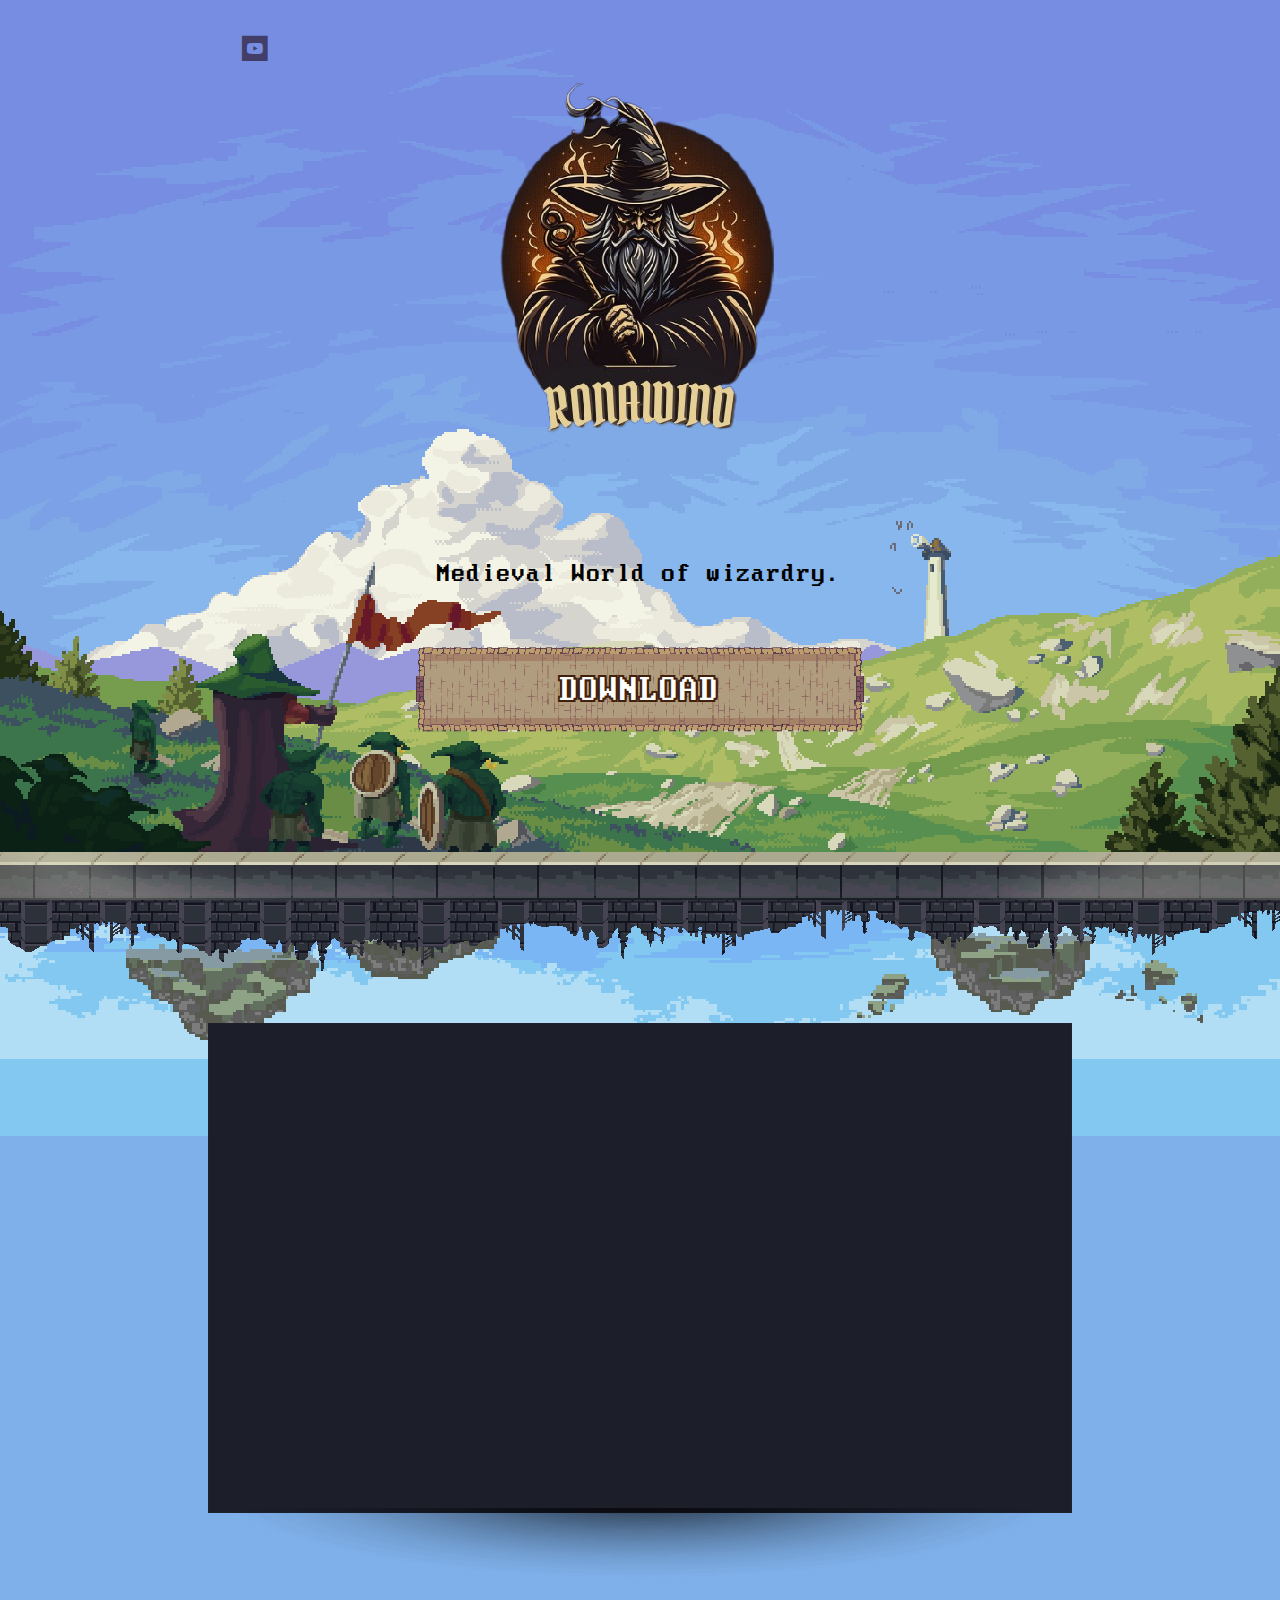
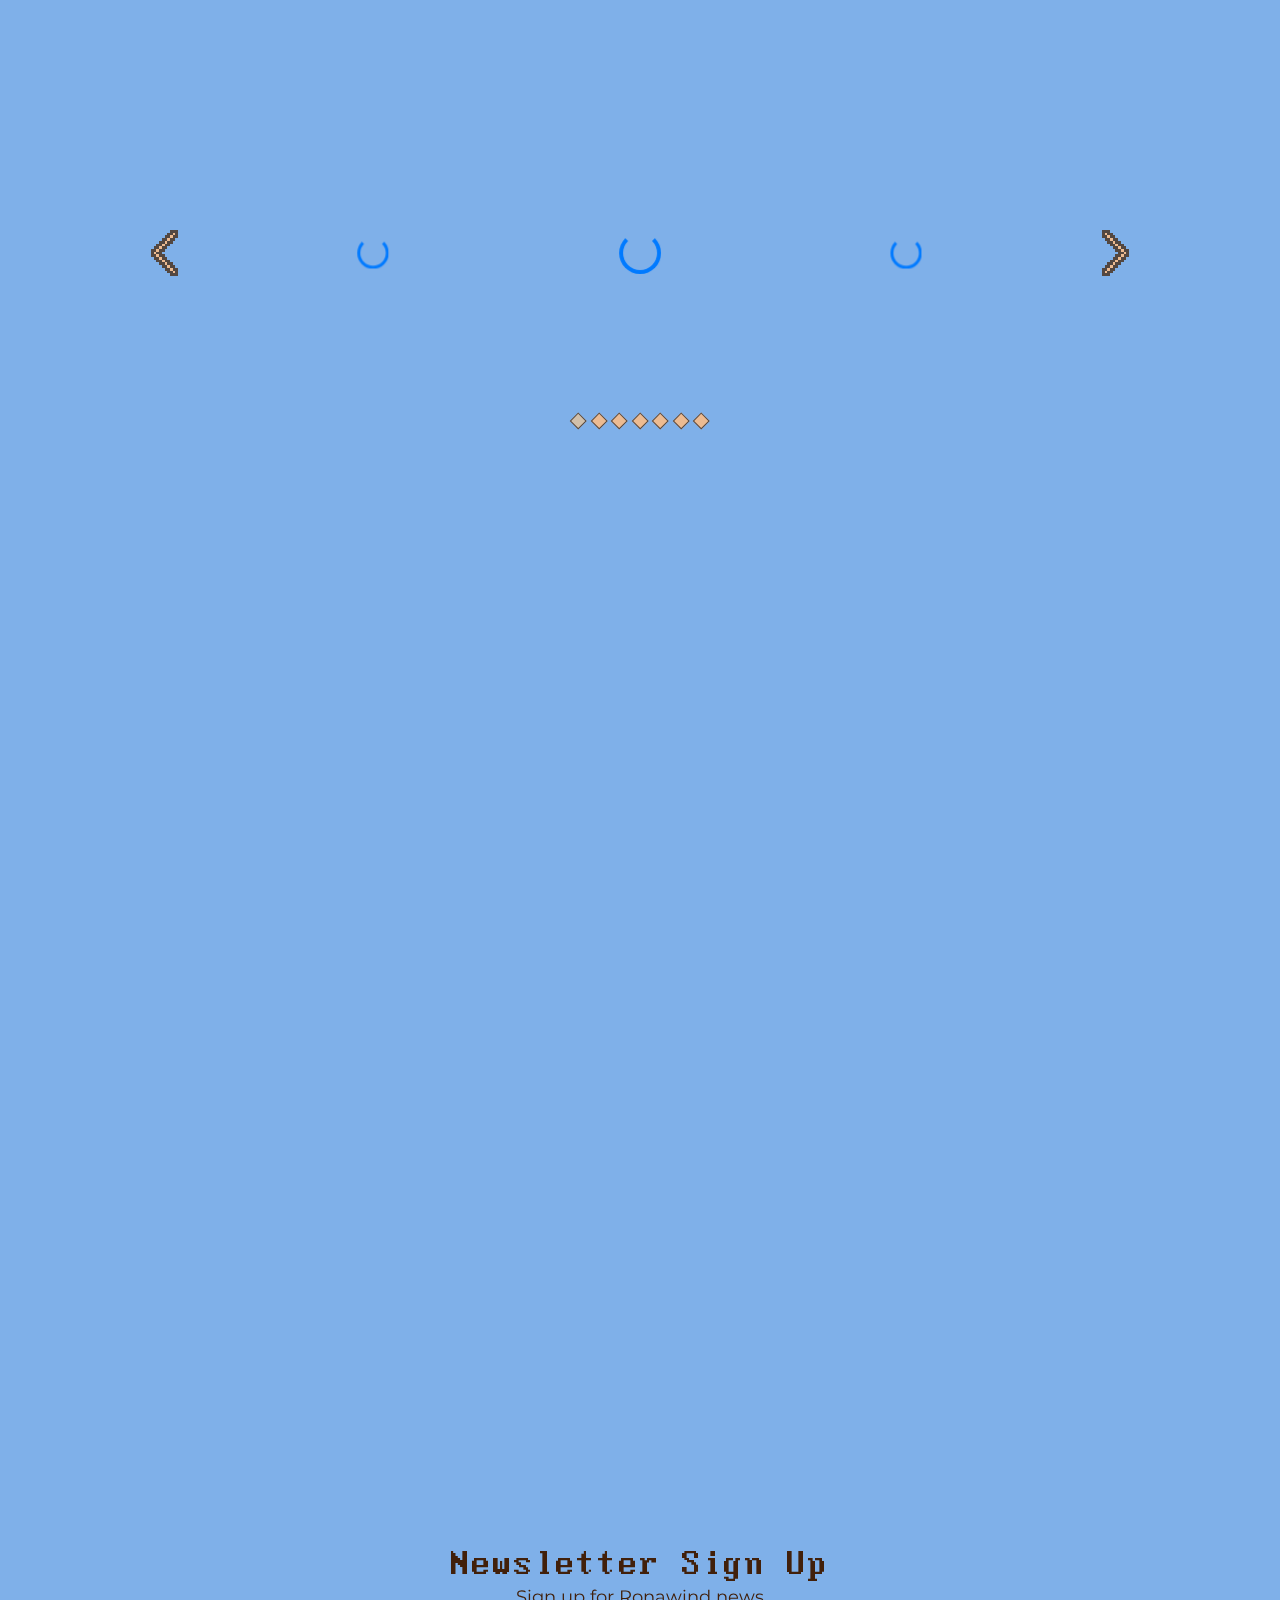
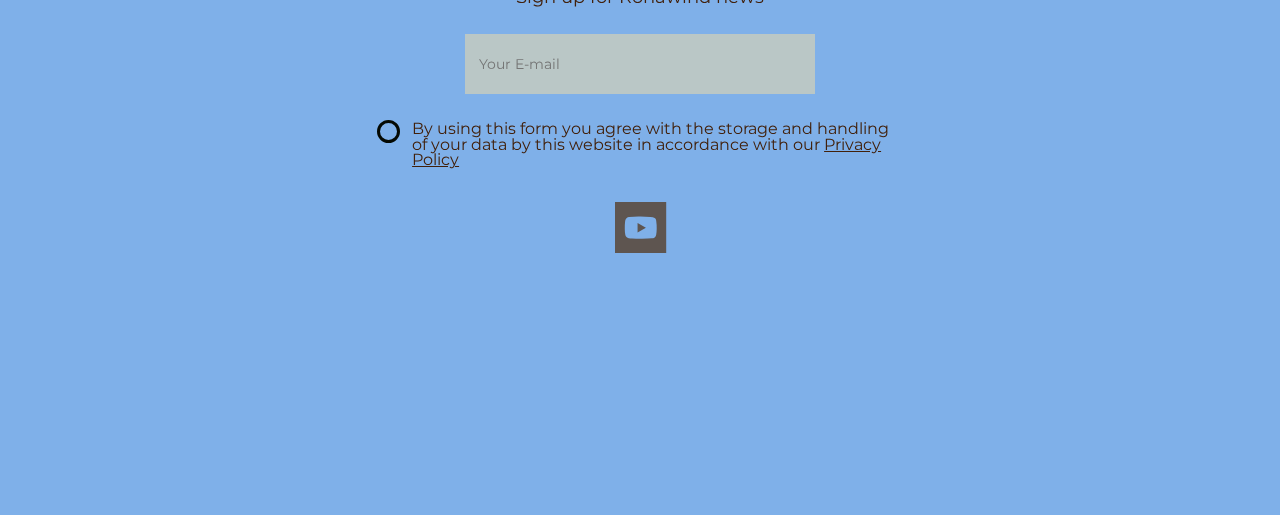
<file: index.html>
<!DOCTYPE>
<html lang="en">

<!-- Mirrored from ronawind.com/ by HTTrack Website Copier/3.x [XR&CO'2014], Fri, 10 Mar 2023 20:00:02 GMT -->
<!-- Added by HTTrack --><meta http-equiv="content-type" content="text/html;charset=utf-8" /><!-- /Added by HTTrack -->
<head>
	<meta http-equiv="Content-Type" content="text/html; charset=UTF-8"/>
	<meta http-equiv="x-ua-compatible" content="ie=edge">
	<meta name="viewport" content="width=device-width, initial-scale=1, shrink-to-fit=no">
	<link rel="apple-touch-icon" sizes="180x180" href="wp-content/themes/dwarven_skykeep_release/dwarven_skykeep/media/favicon/apple-touch-icon.png">
	<link rel="icon" type="image/png" sizes="32x32" href="wp-content/themes/dwarven_skykeep_release/dwarven_skykeep/media/favicon/favicon-32x32.png">
	<link rel="icon" type="image/png" sizes="16x16" href="wp-content/themes/dwarven_skykeep_release/dwarven_skykeep/media/favicon/favicon-16x16.png">
	<link rel="manifest" href="wp-content/themes/dwarven_skykeep_release/dwarven_skykeep/media/favicon/site.html">
	<link rel="mask-icon" href="images/favicon/safari-pinned-tab.svg" color="#173438">
	<meta name="msapplication-TileColor" content="#341e38">
	<meta name="msapplication-config" content="http://dwarven-skykeep.com/wp-content/themes/dwarven_skykeep_release/dwarven_skykeep/media/favicon/browserconfig.xml">
	<meta name="theme-color" content="#ffffff">
	<link rel="preload" href="wp-content/themes/dwarven_skykeep_release/dwarven_skykeep/fonts/ModerDOS437Win.woff" as="font" type="font/woff2" crossorigin>
	<link rel="preload" href="wp-content/themes/dwarven_skykeep_release/dwarven_skykeep/fonts/Montserrat-Medium.woff" as="font" type="font/woff2" crossorigin>
	<link rel="preload" href="wp-content/themes/dwarven_skykeep_release/dwarven_skykeep/fonts/Montserrat-Regular.woff" as="font" type="font/woff2" crossorigin>
	<style type='text/css'></style><link type="text/css" media="all" href="wp-content/cache/wmac/css/wmac_7d3cf4015eef87c0e035f113812310b4.css" rel="stylesheet" /><title>Ronawind</title>
	<link rel="canonical" href="index.html" />
	<!-- HTML Meta Tags -->
	<meta name="keywords" content="videogame, fun, adventure, roleplaying game, roleplay, singleplayer, survival game, RPG, Exploration, Fantasy, Atmospheric, Crafting, Building, Deck building, card, loop hero">
	<meta name="description" content="Every wizard needs a tower – It's time you built one! Build sky-high and deep below, fill it with magic crystals and armories, employ dwarfs and build a glorious monument to your power!">
	<meta property="og:site_name" content="2023 August - Steam">
	<meta property="og:title" content="Ronawind - Home">
	<meta property="og:url" content="2023 August - Steam">
	<meta property="og:type" content="website">
	<meta property="og:description" content="Every wizard needs a tower – It's time you built one! Build sky-high and deep below, fill it with magic crystals and armories, employ dwarfs and build a glorious monument to your power!">
	<!-- Facebook Meta Tags -->
	<meta property="fb:pages" content="100056363269689">
	<!-- Twitter Meta Tags -->
	<meta property="twitter:title" content="Ronawind">
	<meta property="twitter:description" content="Every wizard needs a tower – It's time you built one! Build sky-high and deep below, fill it with magic crystals and armories, employ dwarfs and build a glorious monument to your power!">
	<meta property="twitter:site" content="@Ahmet1337">
	<meta property="twitter:creator" content="@Ahmet1337">
	<meta property="twitter:url" content="https://ronawind.com/">
	<meta name="twitter:card" content="summary_large_image">
	<meta name="twitter:image:alt" content="Ronawind">
	<script type="application/ld+json">{
			"@type": "VideoGame",
			"name": "Ronawind",
			"url": "https://ronawind.com/",
			"sameAs": [
				"	",
			],
			"description": "Every wizard needs a tower – It's time you built one! Build sky-high and deep below, fill it with magic crystals and armories, employ dwarfs and build a glorious monument to your power!",
			"inLanguage": [
				"English"
			},
			"operatingSystem": [
				"Windows"
			],
			"applicationCategory": "Survival",
			"genre": [
				"Deck building",
				"Survival",
				"RPG"
			],
			"playMode": "SinglePlayer",
			"gamePlatform": [
				"PC game"				
			]
		}</script>
	<!-- HTML Meta Tags END -->
	<!-- Google Tag Manager -->
<script>(function(w,d,s,l,i){w[l]=w[l]||[];w[l].push({'gtm.start':
new Date().getTime(),event:'gtm.js'});var f=d.getElementsByTagName(s)[0],
j=d.createElement(s),dl=l!='dataLayer'?'&l='+l:'';j.async=true;j.src=
'../www.googletagmanager.com/gtm5445.html?id='+i+dl;f.parentNode.insertBefore(j,f);
})(window,document,'script','dataLayer','GTM-M2LH7RB');</script>
<!-- End Google Tag Manager -->
	<meta name="facebook-domain-verification" content="psut77y9anjbbyix63iid9gg4v8l4z" />
	<script> 
            let params = new URLSearchParams(location.search); 
            params.set("lang", "en"); 
            history.replaceState(null, null, "?" + params.toString());
        </script>	<meta name='robots' content='max-image-preview:large' />
<style id='global-styles-inline-css' type='text/css'>
body{--wp--preset--color--black: #000000;--wp--preset--color--cyan-bluish-gray: #abb8c3;--wp--preset--color--white: #ffffff;--wp--preset--color--pale-pink: #f78da7;--wp--preset--color--vivid-red: #cf2e2e;--wp--preset--color--luminous-vivid-orange: #ff6900;--wp--preset--color--luminous-vivid-amber: #fcb900;--wp--preset--color--light-green-cyan: #7bdcb5;--wp--preset--color--vivid-green-cyan: #00d084;--wp--preset--color--pale-cyan-blue: #8ed1fc;--wp--preset--color--vivid-cyan-blue: #0693e3;--wp--preset--color--vivid-purple: #9b51e0;--wp--preset--gradient--vivid-cyan-blue-to-vivid-purple: linear-gradient(135deg,rgba(6,147,227,1) 0%,rgb(155,81,224) 100%);--wp--preset--gradient--light-green-cyan-to-vivid-green-cyan: linear-gradient(135deg,rgb(122,220,180) 0%,rgb(0,208,130) 100%);--wp--preset--gradient--luminous-vivid-amber-to-luminous-vivid-orange: linear-gradient(135deg,rgba(252,185,0,1) 0%,rgba(255,105,0,1) 100%);--wp--preset--gradient--luminous-vivid-orange-to-vivid-red: linear-gradient(135deg,rgba(255,105,0,1) 0%,rgb(207,46,46) 100%);--wp--preset--gradient--very-light-gray-to-cyan-bluish-gray: linear-gradient(135deg,rgb(238,238,238) 0%,rgb(169,184,195) 100%);--wp--preset--gradient--cool-to-warm-spectrum: linear-gradient(135deg,rgb(74,234,220) 0%,rgb(151,120,209) 20%,rgb(207,42,186) 40%,rgb(238,44,130) 60%,rgb(251,105,98) 80%,rgb(254,248,76) 100%);--wp--preset--gradient--blush-light-purple: linear-gradient(135deg,rgb(255,206,236) 0%,rgb(152,150,240) 100%);--wp--preset--gradient--blush-bordeaux: linear-gradient(135deg,rgb(254,205,165) 0%,rgb(254,45,45) 50%,rgb(107,0,62) 100%);--wp--preset--gradient--luminous-dusk: linear-gradient(135deg,rgb(255,203,112) 0%,rgb(199,81,192) 50%,rgb(65,88,208) 100%);--wp--preset--gradient--pale-ocean: linear-gradient(135deg,rgb(255,245,203) 0%,rgb(182,227,212) 50%,rgb(51,167,181) 100%);--wp--preset--gradient--electric-grass: linear-gradient(135deg,rgb(202,248,128) 0%,rgb(113,206,126) 100%);--wp--preset--gradient--midnight: linear-gradient(135deg,rgb(2,3,129) 0%,rgb(40,116,252) 100%);--wp--preset--duotone--dark-grayscale: url('#wp-duotone-dark-grayscale');--wp--preset--duotone--grayscale: url('#wp-duotone-grayscale');--wp--preset--duotone--purple-yellow: url('#wp-duotone-purple-yellow');--wp--preset--duotone--blue-red: url('#wp-duotone-blue-red');--wp--preset--duotone--midnight: url('#wp-duotone-midnight');--wp--preset--duotone--magenta-yellow: url('#wp-duotone-magenta-yellow');--wp--preset--duotone--purple-green: url('#wp-duotone-purple-green');--wp--preset--duotone--blue-orange: url('#wp-duotone-blue-orange');--wp--preset--font-size--small: 13px;--wp--preset--font-size--medium: 20px;--wp--preset--font-size--large: 36px;--wp--preset--font-size--x-large: 42px;}.has-black-color{color: var(--wp--preset--color--black) !important;}.has-cyan-bluish-gray-color{color: var(--wp--preset--color--cyan-bluish-gray) !important;}.has-white-color{color: var(--wp--preset--color--white) !important;}.has-pale-pink-color{color: var(--wp--preset--color--pale-pink) !important;}.has-vivid-red-color{color: var(--wp--preset--color--vivid-red) !important;}.has-luminous-vivid-orange-color{color: var(--wp--preset--color--luminous-vivid-orange) !important;}.has-luminous-vivid-amber-color{color: var(--wp--preset--color--luminous-vivid-amber) !important;}.has-light-green-cyan-color{color: var(--wp--preset--color--light-green-cyan) !important;}.has-vivid-green-cyan-color{color: var(--wp--preset--color--vivid-green-cyan) !important;}.has-pale-cyan-blue-color{color: var(--wp--preset--color--pale-cyan-blue) !important;}.has-vivid-cyan-blue-color{color: var(--wp--preset--color--vivid-cyan-blue) !important;}.has-vivid-purple-color{color: var(--wp--preset--color--vivid-purple) !important;}.has-black-background-color{background-color: var(--wp--preset--color--black) !important;}.has-cyan-bluish-gray-background-color{background-color: var(--wp--preset--color--cyan-bluish-gray) !important;}.has-white-background-color{background-color: var(--wp--preset--color--white) !important;}.has-pale-pink-background-color{background-color: var(--wp--preset--color--pale-pink) !important;}.has-vivid-red-background-color{background-color: var(--wp--preset--color--vivid-red) !important;}.has-luminous-vivid-orange-background-color{background-color: var(--wp--preset--color--luminous-vivid-orange) !important;}.has-luminous-vivid-amber-background-color{background-color: var(--wp--preset--color--luminous-vivid-amber) !important;}.has-light-green-cyan-background-color{background-color: var(--wp--preset--color--light-green-cyan) !important;}.has-vivid-green-cyan-background-color{background-color: var(--wp--preset--color--vivid-green-cyan) !important;}.has-pale-cyan-blue-background-color{background-color: var(--wp--preset--color--pale-cyan-blue) !important;}.has-vivid-cyan-blue-background-color{background-color: var(--wp--preset--color--vivid-cyan-blue) !important;}.has-vivid-purple-background-color{background-color: var(--wp--preset--color--vivid-purple) !important;}.has-black-border-color{border-color: var(--wp--preset--color--black) !important;}.has-cyan-bluish-gray-border-color{border-color: var(--wp--preset--color--cyan-bluish-gray) !important;}.has-white-border-color{border-color: var(--wp--preset--color--white) !important;}.has-pale-pink-border-color{border-color: var(--wp--preset--color--pale-pink) !important;}.has-vivid-red-border-color{border-color: var(--wp--preset--color--vivid-red) !important;}.has-luminous-vivid-orange-border-color{border-color: var(--wp--preset--color--luminous-vivid-orange) !important;}.has-luminous-vivid-amber-border-color{border-color: var(--wp--preset--color--luminous-vivid-amber) !important;}.has-light-green-cyan-border-color{border-color: var(--wp--preset--color--light-green-cyan) !important;}.has-vivid-green-cyan-border-color{border-color: var(--wp--preset--color--vivid-green-cyan) !important;}.has-pale-cyan-blue-border-color{border-color: var(--wp--preset--color--pale-cyan-blue) !important;}.has-vivid-cyan-blue-border-color{border-color: var(--wp--preset--color--vivid-cyan-blue) !important;}.has-vivid-purple-border-color{border-color: var(--wp--preset--color--vivid-purple) !important;}.has-vivid-cyan-blue-to-vivid-purple-gradient-background{background: var(--wp--preset--gradient--vivid-cyan-blue-to-vivid-purple) !important;}.has-light-green-cyan-to-vivid-green-cyan-gradient-background{background: var(--wp--preset--gradient--light-green-cyan-to-vivid-green-cyan) !important;}.has-luminous-vivid-amber-to-luminous-vivid-orange-gradient-background{background: var(--wp--preset--gradient--luminous-vivid-amber-to-luminous-vivid-orange) !important;}.has-luminous-vivid-orange-to-vivid-red-gradient-background{background: var(--wp--preset--gradient--luminous-vivid-orange-to-vivid-red) !important;}.has-very-light-gray-to-cyan-bluish-gray-gradient-background{background: var(--wp--preset--gradient--very-light-gray-to-cyan-bluish-gray) !important;}.has-cool-to-warm-spectrum-gradient-background{background: var(--wp--preset--gradient--cool-to-warm-spectrum) !important;}.has-blush-light-purple-gradient-background{background: var(--wp--preset--gradient--blush-light-purple) !important;}.has-blush-bordeaux-gradient-background{background: var(--wp--preset--gradient--blush-bordeaux) !important;}.has-luminous-dusk-gradient-background{background: var(--wp--preset--gradient--luminous-dusk) !important;}.has-pale-ocean-gradient-background{background: var(--wp--preset--gradient--pale-ocean) !important;}.has-electric-grass-gradient-background{background: var(--wp--preset--gradient--electric-grass) !important;}.has-midnight-gradient-background{background: var(--wp--preset--gradient--midnight) !important;}.has-small-font-size{font-size: var(--wp--preset--font-size--small) !important;}.has-medium-font-size{font-size: var(--wp--preset--font-size--medium) !important;}.has-large-font-size{font-size: var(--wp--preset--font-size--large) !important;}.has-x-large-font-size{font-size: var(--wp--preset--font-size--x-large) !important;}
</style>
<link rel="https://api.w.org/" href="wp-json/index.html" /><link rel="EditURI" type="application/rsd+xml" title="RSD" href="xmlrpc0db0.html?rsd" />
<link rel="wlwmanifest" type="application/wlwmanifest+xml" href="wp-includes/wlwmanifest.html" /> 
<meta name="generator" content="WordPress 6.0.2" />
</head>
<body>
	<!-- Google Tag Manager (noscript) -->
<noscript><iframe src="https://www.googletagmanager.com/ns.html?id=GTM-M2LH7RB"
height="0" width="0" style="display:none;visibility:hidden"></iframe></noscript>
<!-- End Google Tag Manager (noscript) -->
<main class="l-main">
	<section class="l-main__section l-main__section_home">
		<div class="b-bg b-bg_home lazy" data-bg="wp-content/themes/dwarven_skykeep_release/dwarven_skykeep/media/vp1-bg-m.gif"></div>
		<div class="b-home">
			<div class="b-home__head">
				<div class="b-home__head-side">
						<div class="b-socials b-socials_home">
							<a class="b-icon-youtube b-socials__item b-rhomb" href="https://www.youtube.com/embed/lPs49HMmjJ4" target="_blank"></a>


			</div>
				</div>
				<div class="b-home__head-logo">
					<img class="b-home__logo" src="wp-content/themes/dwarven_skykeep_release/dwarven_skykeep/media/logo_game.png" alt="Ronawind">
				</div>
				<div class="b-home__head-side">
					<!--	<form class="b-langs" method="get">
		<div class="b-langs__btn">
			<div class="b-langs__label b-icon-right"></div>
		</div>
		<div class="b-langs__list">
							<div class="b-langs__list-item">
						<input class="b-langs__form" name="lang" hidden>
		</div>
	</form>
-->
				</div>
			</div>
			<div class="b-home__desc b-home-desc">
				<div>Medieval World of wizardry.</div>
			</div>
			<div class="b-home__btn">
				<a class="b-button" href="beta/Ronawind%20Setup%20-%20V5.5.1.rar"> 
					<div class="b-button__text">DOWNLOAD</div>			

				</a>
			</div>
		</div>
		<div class="b-home-bottom lazy" data-bg="wp-content/themes/dwarven_skykeep_release/dwarven_skykeep/media/vp1-bottom.png"></div>
	</section>
	<section class="l-main__section l-main__section_vid">
		<div class="b-bg rellax" data-rellax-speed="-10">
			<div class="b-bg lazy" data-bg="wp-content/themes/dwarven_skykeep_release/dwarven_skykeep/media/vp2-bg.png"></div>
		</div>
		<div class="b-vid-top lazy" data-bg="wp-content/themes/dwarven_skykeep_release/dwarven_skykeep/media/part-divider.png"></div>
		<div class="b-vid">
			<iframe class="b-vid__frame" src="https://www.youtube.com/embed/lPs49HMmjJ4" frameborder="0" allowfullscreen></iframe>
		</div>
	</section>
	<section class="l-main__section l-main__section_media">
		<div class="b-media-bg">
			<div class="b-media-bg__top lazy" data-bg="wp-content/themes/dwarven_skykeep_release/dwarven_skykeep/media/vp3-top.png"></div>
			<div class="b-media-bg__dwarv lazy" data-bg="wp-content/themes/dwarven_skykeep_release/dwarven_skykeep/media/vp2-dwarv.gif"></div>
			<div class="b-media-bg__bg lazy" data-bg="wp-content/themes/dwarven_skykeep_release/dwarven_skykeep/media/vp3-bg.png"></div>
		</div>
		<div class="l-container l-container_features">
			<div class="b-carousel">
				<div class="b-carousel__wrap swiper js-carousel">
					<div class="b-carousel__track swiper-wrapper">
													<a href="wp-content/themes/dwarven_skykeep_release/dwarven_skykeep/media/gallery/1.png" class="swiper-slide glightbox b-carousel__item" data-gallery="c1" data-description="Every new game throws you into unique situations with high replayability">
								<div class="b-carousel__item-img lazy" data-bg="wp-content/themes/dwarven_skykeep_release/dwarven_skykeep/media/gallery/1.png"></div>
								<div class="b-carousel__item-frame lazy" data-bg="wp-content/themes/dwarven_skykeep_release/dwarven_skykeep/media/gallery-frame.png"></div>
								<div class="swiper-lazy-preloader"></div>
							</a>
													<a href="wp-content/themes/dwarven_skykeep_release/dwarven_skykeep/media/gallery/2.png" class="swiper-slide glightbox b-carousel__item" data-gallery="c1" data-description="Every new game throws you into unique situations with high replayability">
								<div class="b-carousel__item-img lazy" data-bg="wp-content/themes/dwarven_skykeep_release/dwarven_skykeep/media/gallery/2.png"></div>
								<div class="b-carousel__item-frame lazy" data-bg="wp-content/themes/dwarven_skykeep_release/dwarven_skykeep/media/gallery-frame.png"></div>
								<div class="swiper-lazy-preloader"></div>
							</a>
													<a href="wp-content/themes/dwarven_skykeep_release/dwarven_skykeep/media/gallery/3.png" class="swiper-slide glightbox b-carousel__item" data-gallery="c1" data-description="Complete different side quests in each world">
								<div class="b-carousel__item-img lazy" data-bg="wp-content/themes/dwarven_skykeep_release/dwarven_skykeep/media/gallery/3.png"></div>
								<div class="b-carousel__item-frame lazy" data-bg="wp-content/themes/dwarven_skykeep_release/dwarven_skykeep/media/gallery-frame.png"></div>
								<div class="swiper-lazy-preloader"></div>
							</a>
													<a href="wp-content/themes/dwarven_skykeep_release/dwarven_skykeep/media/gallery/4.png" class="swiper-slide glightbox b-carousel__item" data-gallery="c1" data-description="Complete different side quests in each world">
								<div class="b-carousel__item-img lazy" data-bg="wp-content/themes/dwarven_skykeep_release/dwarven_skykeep/media/gallery/4.png"></div>
								<div class="b-carousel__item-frame lazy" data-bg="wp-content/themes/dwarven_skykeep_release/dwarven_skykeep/media/gallery-frame.png"></div>
								<div class="swiper-lazy-preloader"></div>
							</a>
													<a href="wp-content/themes/dwarven_skykeep_release/dwarven_skykeep/media/gallery/5.png" class="swiper-slide glightbox b-carousel__item" data-gallery="c1" data-description="Find exquisite tactical solutions during the game">
								<div class="b-carousel__item-img lazy" data-bg="wp-content/themes/dwarven_skykeep_release/dwarven_skykeep/media/gallery/5.png"></div>
								<div class="b-carousel__item-frame lazy" data-bg="wp-content/themes/dwarven_skykeep_release/dwarven_skykeep/media/gallery-frame.png"></div>
								<div class="swiper-lazy-preloader"></div>
							</a>
													<a href="wp-content/themes/dwarven_skykeep_release/dwarven_skykeep/media/gallery/6.png" class="swiper-slide glightbox b-carousel__item" data-gallery="c1" data-description="Find exquisite tactical solutions during the game">
								<div class="b-carousel__item-img lazy" data-bg="wp-content/themes/dwarven_skykeep_release/dwarven_skykeep/media/gallery/6.png"></div>
								<div class="b-carousel__item-frame lazy" data-bg="wp-content/themes/dwarven_skykeep_release/dwarven_skykeep/media/gallery-frame.png"></div>
								<div class="swiper-lazy-preloader"></div>
							</a>
													<a href="wp-content/themes/dwarven_skykeep_release/dwarven_skykeep/media/gallery/7.png" class="swiper-slide glightbox b-carousel__item" data-gallery="c1" data-description="Every new game throws you into unique situations with high replayability">
								<div class="b-carousel__item-img lazy" data-bg="wp-content/themes/dwarven_skykeep_release/dwarven_skykeep/media/gallery/7.png"></div>
								<div class="b-carousel__item-frame lazy" data-bg="wp-content/themes/dwarven_skykeep_release/dwarven_skykeep/media/gallery-frame.png"></div>
								<div class="swiper-lazy-preloader"></div>
							</a>
											</div>
				</div>
				<div class="swiper-pagination"></div>
				<div class="swiper-button-prev"></div>
				<div class="swiper-button-next"></div>
			</div>
			<div class="b-features">
						<div class="b-features__item" data-aos="fade-right">
							<div class="b-features__img lazy" data-bg="wp-content/themes/dwarven_skykeep_release/dwarven_skykeep/media/f1.gif"></div>
							<div class="b-features__content">
								<div class="b-features__title">Build the greatest tower of all time</div>
								<div class="b-features__desc">Use the deck of cards in your hands, build a tower and fill it with rooms to produce tools, weapons and magic. Defend from coming enemies and find multiple ways to solve challenges. Find treasure or kill the boss or survive enemy waves to win.</div>
							</div>
						</div>
						<div class="b-features__item" data-aos="fade-left">
							<div class="b-features__img lazy" data-bg="wp-content/themes/dwarven_skykeep_release/dwarven_skykeep/media/f2.gif"></div>
							<div class="b-features__content">
								<div class="b-features__title">Tune your deck wisely before each round</div>
								<div class="b-features__desc">There are six types of cards and even more cards themselves, but not all of them are necessary to complete the levels. Properly cleaned cards will help you solve problems that arise and build a reliable tower.</div>
							</div>
						</div>
						<div class="b-features__item" data-aos="fade-right">
							<div class="b-features__img lazy" data-bg="wp-content/themes/dwarven_skykeep_release/dwarven_skykeep/media/f3.gif"></div>
							<div class="b-features__content">
								<div class="b-features__title">Explore the complex universe</div>
								<div class="b-features__desc">Levels are grouped into worlds with features and specific enemies with unique decks and game mechanics. Meet the goblin warlord on a mechanical robot, the huge wolf who swallowed the Sun and many other strange enemies.</div>
							</div>
						</div>
									</div>
		</div>
		<img class="b-media-bottom lazy" data-src="wp-content/themes/dwarven_skykeep_release/dwarven_skykeep/media/vp3-bottom.gif">
	</section>
	<div id="newsletter" class="l-main__section">
		<div class="b-vid-top lazy" data-bg="wp-content/themes/dwarven_skykeep_release/dwarven_skykeep/media/part-divider.png"></div>
		<div class="b-bg b-bg_newsletter lazy" data-bg="wp-content/themes/dwarven_skykeep_release/dwarven_skykeep/media/vp4-bg.png"></div>
		<div class="b-news">
			<img data-src="wp-content/themes/dwarven_skykeep_release/dwarven_skykeep/media/logo-game.png" alt="Ronawind" class="b-news__logo lazy">
			</a>
			<div class="b-news__mail">
				<div class="b-sub">
					<div class="b-sub__title">Newsletter Sign Up</div>
					<div class="b-sub__desc">Sign up for Ronawind news</div>
					<form class="js-sub-form b-form b-sub__form">
						<div class="b-sub__input b-field js-sub-hide">
							<input name="email" type="email" class="b-sub__ph" placeholder="Your E-mail" required>
							<button class="b-sub__send lazy" data-bg="../dwarven-skykeep.com/wp-content/themes/dwarven_skykeep_release/dwarven_skykeep/media/input-submit.png"></button>
							<div class="b-sub__frame lazy" data-bg="wp-content/themes/dwarven_skykeep_release/dwarven_skykeep/media/input-field.png"></div>
						</div>
						<div class="b-sub__agree js-sub-hide">
							<div class="b-input-check">
								<input name="checked" class="b-input-check__input" id="agr" type="checkbox" required>
								<label class="b-input-check__label" for="agr">
									By using this form you agree with the storage and handling of your data by this website in accordance with our <a href="privacy/index.html" target="_blank">Privacy Policy</a>								</label>
							</div>
						</div>
						<div class="b-sub__result js-sub-fail" style="display: none;">
							<div class="b-sub__fail">Successful subscription!</div>
						</div>
						<div class="b-sub__result js-sub-done" style="display: none;">
							<div class="b-done">An error has occurred!</div>
						</div>
					</form>
				</div>
			</div>
			<div class="b-news__mail">
					<div class="b-socials b-socials_footer">
					<a class="b-icon-youtube b-socials__item b-rhomb" href="https://www.youtube.com/channel/UCQztw9A447_kxEp2GJ_iFTA" target="_blank"></a>
			</div>
			</div>
		</div>
	</div>
	<div class="l-main__section">
		<div class="b-footer-bg">
			<div class="b-footer-bg__top lazy" data-bg="wp-content/themes/dwarven_skykeep_release/dwarven_skykeep/media/footer-bg-top.png"></div>
			<div class="b-footer-bg__bottom lazy" data-bg="wp-content/themes/dwarven_skykeep_release/dwarven_skykeep/media/footer-bg-dirt.png">
				<div class="l-container l-container_footer">
					<footer class="b-footer">
						<div class="b-footer__row">
							<div class="b-footer__col">
				
							</div>
						</div>
						<div class="b-footer__row">
							<div class="b-footer__col">
								<a class="b-footer__link" href="index.html" target="_blank">
									Copyright Alphatex Studios, INC ©								</a>
							</div>
							<div class="b-footer__col">
								<a class="b-footer__link" href="privacy/index.html" target="_blank">
									Privacy Policy								</a>
							</div>
							<div class="b-footer__col">
								<a class="b-footer__link" href="tos/index.html" target="_blank">
									Terms of Service								</a>
							</div>
						</div>
					</footer>
				</div>
			</div>
		</div>
	</div>
</main>
<div class="b-overlays"></div>
<script data-cfasync="false" src="cdn-cgi/scripts/5c5dd728/cloudflare-static/email-decode.min.js"></script><script type="text/javascript" defer src="wp-content/cache/wmac/js/wmac_bcd192b8f09ce3a874aa737cb519495d.js"></script><center><font size="2"> <a href="#"></a></font></center></body>

<!-- Mirrored from ronawind.com/ by HTTrack Website Copier/3.x [XR&CO'2014], Fri, 10 Mar 2023 20:00:21 GMT -->
</html>
<!-- Clearfy Cache file was created in 0.27603387832642 seconds, on 01-12-22 13:38:16 -->
</file>
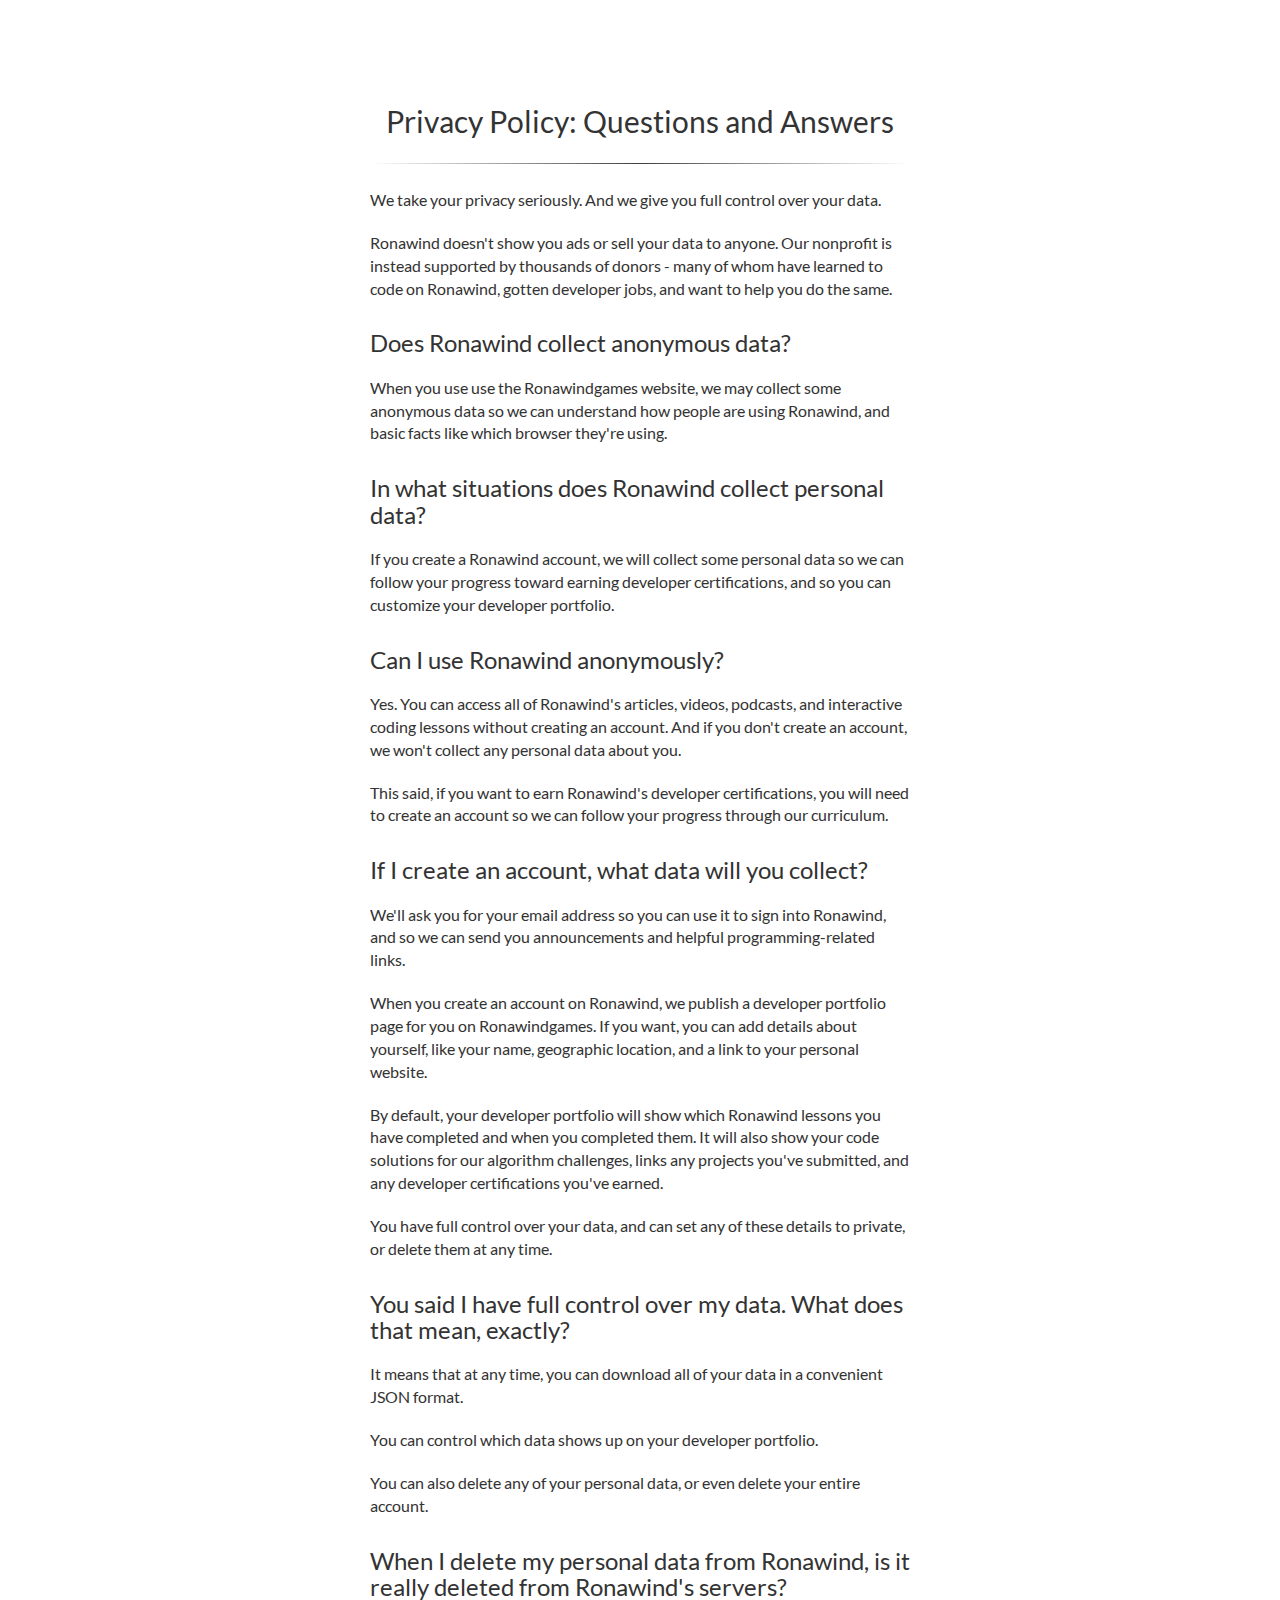
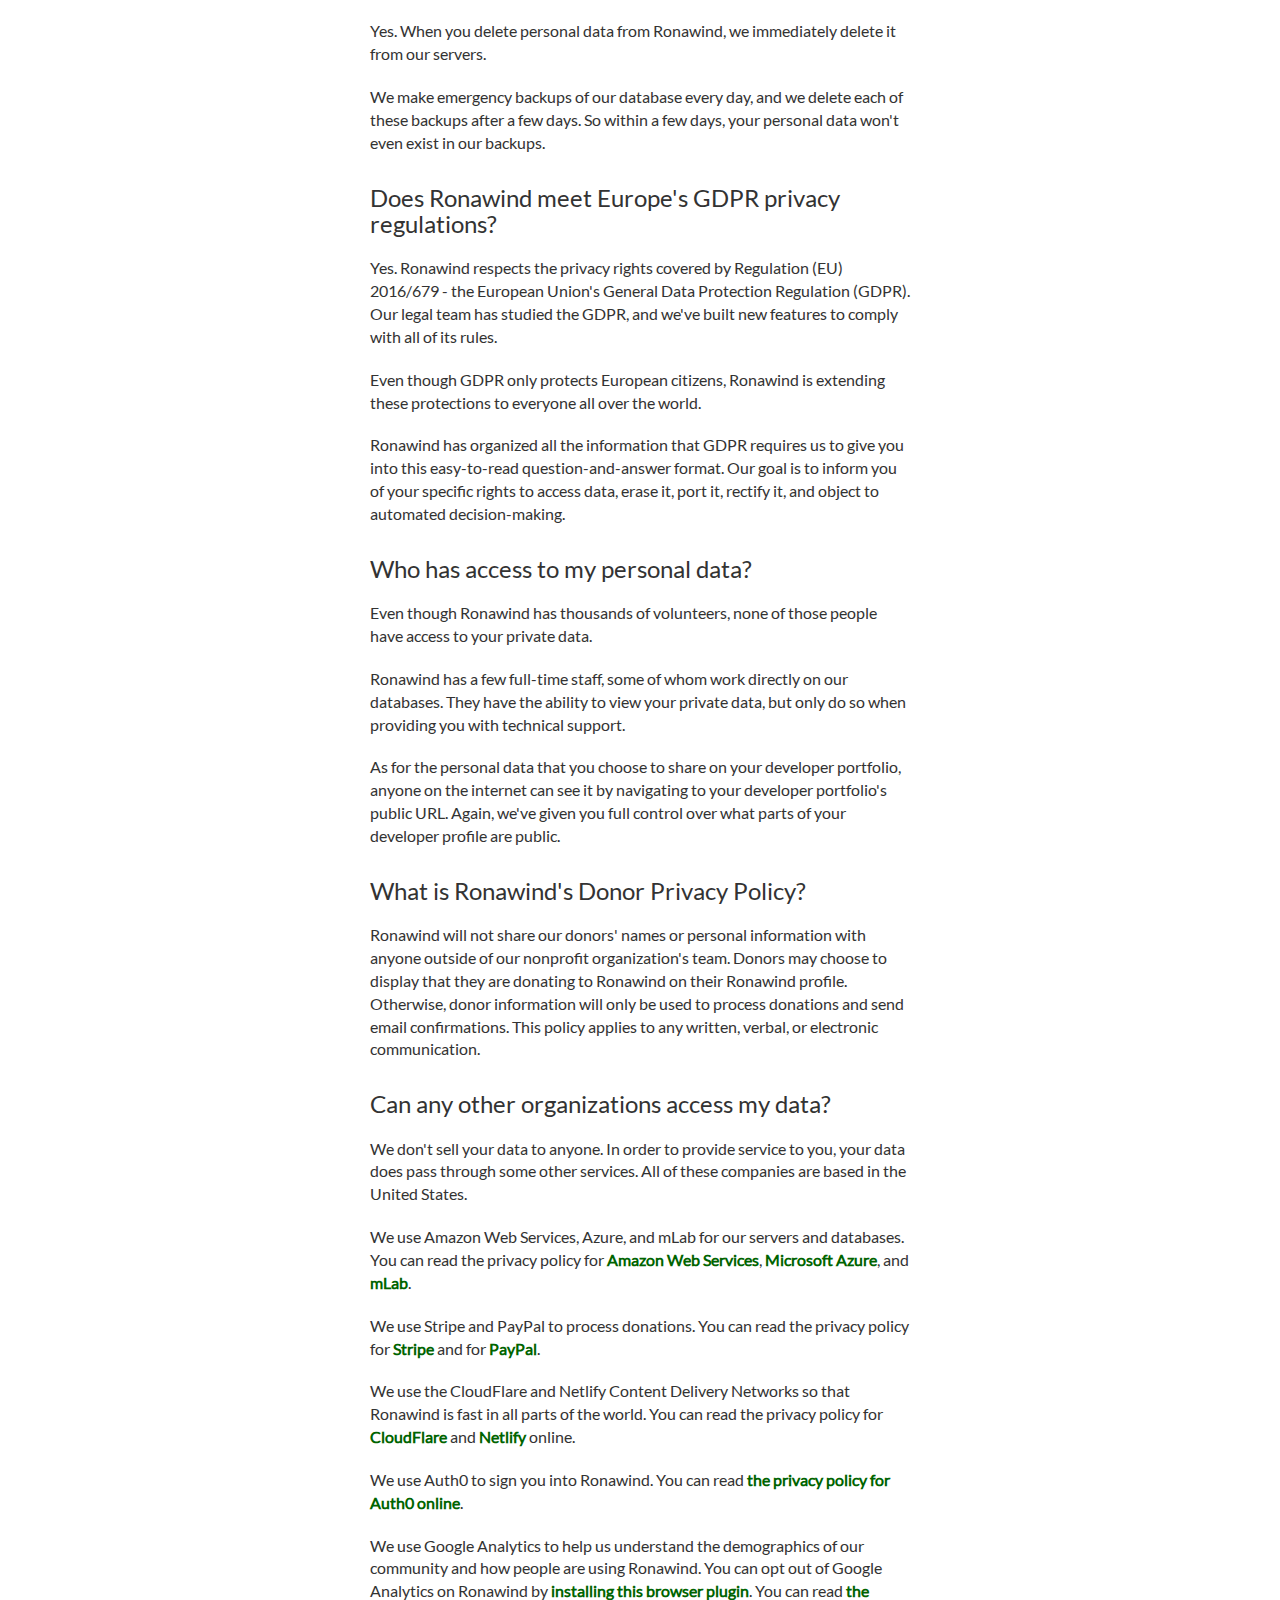
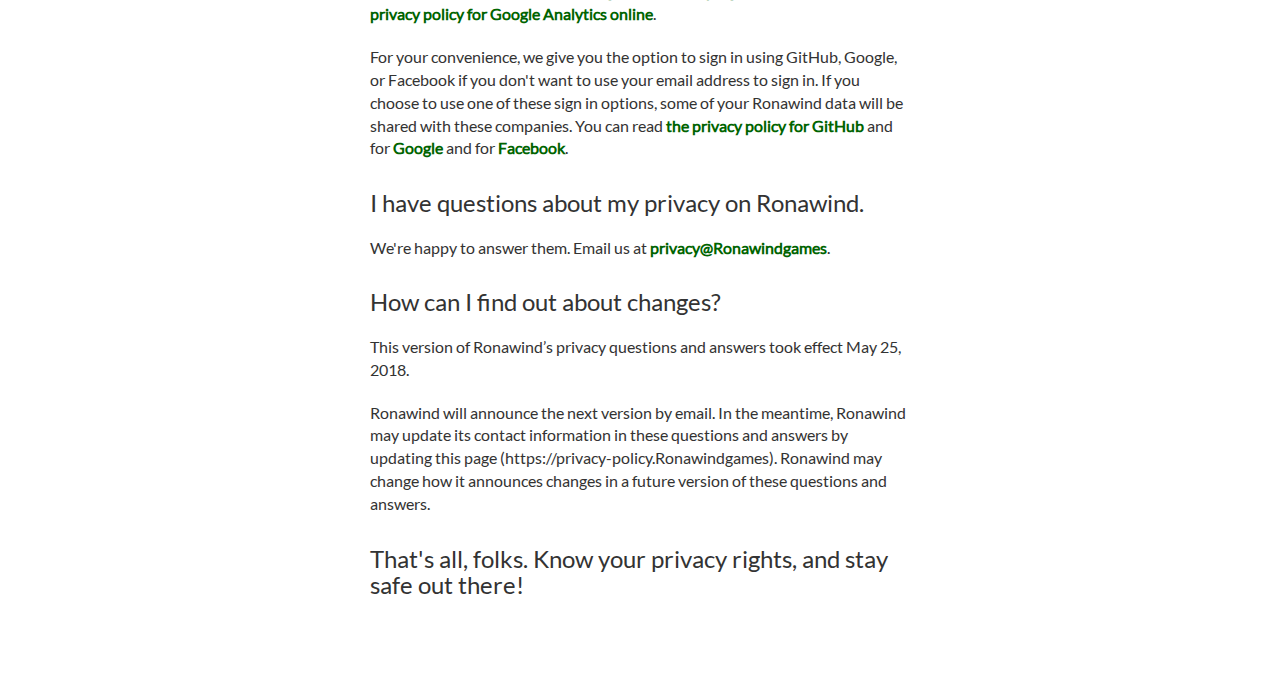
<file: privacy/index.html>
<!DOCTYPE html>

<html lang="en">

<!-- Mirrored from ronawind.com/privacy/index.html by HTTrack Website Copier/3.x [XR&CO'2014], Fri, 10 Mar 2023 20:00:29 GMT -->
<!-- Added by HTTrack --><meta http-equiv="content-type" content="text/html;charset=utf-8" /><!-- /Added by HTTrack -->
<head>
  <meta charset="utf-8">
  <meta content="IE=edge" http-equiv="X-UA-Compatible">
  <meta content="width=device-width, initial-scale=1.0" name="viewport">
  <meta content="X5tHeKjV-jMLyp4VMoUhW9PAYaOjtPslV250" name="csrf-token">
  <title>Privacy Policy</title>
  <link href="../index.html" rel="canonical">
  <meta charset="utf-8">
  <meta content="IE=edge" http-equiv="X-UA-Compatible">
  <meta content="width=device-width, initial-scale=1.0" name="viewport">
  <meta content="X5tHeKjV-jMLyp4VMoUhW9PAYaOjtPslV250" name="csrf-token">
  <meta content=
  "learn to code, learn to program, learn programming, learn javascript, learn coding, code, coding, programming, software engineer, software developer, mean stack, web development, development, engineering, learn node.js, learn angular.js, learn express.js, learn mongoDB, coding bootcamp, javascript, open source"
  name="keywords">
  <meta content="Ronawind's Privacy Policy - learn to code for free" property="og:title">
  <meta content="Ronawind" property="og:site_name">
  <meta content="on" name="twitter:widgets:csp">
  <meta content="d0bc047a482c03c24f1168004c2a216a" name="p:domain_verify">
  <meta content="https://ronawind.com" property="og:url">
  <meta content=
  "Learn to code and build projects for nonprofits. Build your full stack web development portfolio today."
  property="og:description">
  <meta content=
  "https://s3.amazonaws.com/Ronawind/Ronawind-square-logo-large.jpg" property=
  "og:image">
  <meta content="article" property="og:type">
  <meta content="https://www.facebook.com/Ronawind" property=
  "article:publisher">
  <meta content="Responsive" property="article:section">
  <link href="https://plus.google.com/+Ronawind" rel="publisher">
  <link href="https://plus.google.com/+Ronawind" rel="author">
  <meta content=
  "Learn to code and build projects for nonprofits. Build your full stack web development portfolio today."
  name="description">
  <meta content="@Ronawind" name="twitter:creator">
  <meta content="https://ronawind.com" name="twitter:url">
  <meta content="@Ronawind" name="twitter:site">
  <meta content="summary_large_image" name="twitter:card">
  <meta content=
  "https://s3.amazonaws.com/Ronawind/Ronawind-square-logo-large.jpg" name=
  "twitter:image:src">
  <meta content="Learn to code and help nonprofits" name="twitter:title">
  <meta content=
  "We're an open source community of busy people who learn to code and build projects for nonprofits. Build your full stack web development portfolio today."
  name="twitter:description">
  <meta content="a40ee5d5dba3bb091ad783ebd2b1383f" name="p:domain_verify">
  <meta content="#FFFFFF" name="msapplication-TileColor">
  <meta content="/" name="msapplication-TileImage">
  <link href=
  "../../s3.amazonaws.com/Ronawind/favicons/android-chrome-144x144.png"
  rel="android-chrome" sizes="144x144">
  <link href=
  "../../s3.amazonaws.com/Ronawind/favicons/android-chrome-192x192.png"
  rel="android-chrome" sizes="192x192">
  <link href=
  "../../s3.amazonaws.com/Ronawind/favicons/android-chrome-36x36.png"
  rel="android-chrome" sizes="36x36">
  <link href=
  "../../s3.amazonaws.com/Ronawind/favicons/android-chrome-48x48.png"
  rel="android-chrome" sizes="48x48">
  <link href=
  "../../s3.amazonaws.com/Ronawind/favicons/android-chrome-72x72.png"
  rel="android-chrome" sizes="72x72">
  <link href=
  "../../s3.amazonaws.com/Ronawind/favicons/android-chrome-96x96.png"
  rel="android-chrome" sizes="96x96">
  <link href=
  "https://s3.amazonaws.com/Ronawind/favicons/android-chrome-manifest.json"
  rel="android-chrome-manifest">
  <link href=
  "../../s3.amazonaws.com/Ronawind/favicons/apple-touch-icon-114x114.png"
  rel="apple-touch-icon" sizes="114x114">
  <link href=
  "../../s3.amazonaws.com/Ronawind/favicons/apple-touch-icon-120x120.png"
  rel="apple-touch-icon" sizes="120x120">
  <link href=
  "../../s3.amazonaws.com/Ronawind/favicons/apple-touch-icon-144x144.png"
  rel="apple-touch-icon" sizes="144x144">
  <link href=
  "../../s3.amazonaws.com/Ronawind/favicons/apple-touch-icon-152x152.png"
  rel="apple-touch-icon" sizes="152x152">
  <link href=
  "../../s3.amazonaws.com/Ronawind/favicons/apple-touch-icon-180x180.png"
  rel="apple-touch-icon" sizes="180x180">
  <link href=
  "../../s3.amazonaws.com/Ronawind/favicons/apple-touch-icon-57x57.png"
  rel="apple-touch-icon" sizes="57x57">
  <link href=
  "../../s3.amazonaws.com/Ronawind/favicons/apple-touch-icon-60x60.png"
  rel="apple-touch-icon" sizes="60x60">
  <link href=
  "../../s3.amazonaws.com/Ronawind/favicons/apple-touch-icon-72x72.png"
  rel="apple-touch-icon" sizes="72x72">
  <link href=
  "../../s3.amazonaws.com/Ronawind/favicons/apple-touch-icon-76x76.png"
  rel="apple-touch-icon" sizes="76x76">
  <link href=
  "../../s3.amazonaws.com/Ronawind/favicons/apple-touch-icon-precomposed.png"
  rel="apple-touch-icon-precomposed">
  <link href=
  "../../s3.amazonaws.com/Ronawind/favicons/apple-touch-icon.png" rel=
  "apple-touch-icon">
  <link href="../../s3.amazonaws.com/Ronawind/favicons/favicon-16x16.png"
  rel="favicon" sizes="16x16">
  <link href="../../s3.amazonaws.com/Ronawind/favicons/favicon-32x32.png"
  rel="favicon" sizes="32x32">
  <link href="../../s3.amazonaws.com/Ronawind/favicons/favicon-96x96.png"
  rel="favicon" sizes="96x96">
  <link href=
  "../../s3.amazonaws.com/Ronawind/favicons/mstile-144x144.png" rel=
  "mstile" sizes="144x144">
  <link href=
  "../../s3.amazonaws.com/Ronawind/favicons/mstile-150x150.png" rel=
  "mstile" sizes="150x150">
  <link href=
  "../../s3.amazonaws.com/Ronawind/favicons/mstile-310x310.png" rel=
  "mstile" sizes="310x310">
  <link href=
  "../../s3.amazonaws.com/Ronawind/favicons/mstile-310x150.png" rel=
  "mstile" sizes="310x150">
  <link href="../../s3.amazonaws.com/Ronawind/favicons/mstile-70x70.png"
  rel="mstile" sizes="70x70">
  <link href="https://s3.amazonaws.com/Ronawind/favicons/favicon.ico" rel=
  "favicon">
  <link href="http://s3.amazonaws.com/Ronawind/favicons/favicon.ico" rel=
  "shortcut icon">
  <link href="style.css" rel="stylesheet">
</head>

<body class="top-and-bottom-margins">
  <script>
    (function(i, s, o, g, r, a, m) {
      i['GoogleAnalyticsObject'] = r;
      i[r] = i[r] || function() {
        (i[r].q = i[r].q || []).push(arguments)
      }, i[r].l = 1 * new Date();
      a = s.createElement(o),
        m = s.getElementsByTagName(o)[0];
      a.async = 1;
      a.src = g;
      m.parentNode.insertBefore(a, m)
    })(window, document, 'script', '../../www.google-analytics.com/analytics.js', 'ga');
    ga('create', 'UA-55446531-13', 'auto');
    ga('require', 'displayfeatures');
    ga('send', 'pageview');
  </script> <!-- Leave the below lines alone!-->


    </div>


        </li>
      </ul>
    </div>
  </nav>
  <div class="container">
    <div class="col-xs-12 col-sm-8 col-sm-offset-2 col-md-6 col-md-offset-3">
      <h2 class='text-center'></a>Privacy Policy: Questions and Answers</h2>
      <hr>
      <p>We take your privacy seriously. And we give you full control over your data.</p>
      <p>Ronawind doesn't show you ads or sell your data to anyone. Our nonprofit is instead supported by thousands of donors - many of whom have learned to code on Ronawind, gotten developer jobs, and want to help you do the same.</p>
      <h3>Does Ronawind collect anonymous data?</h3>
      <p>When you use use the Ronawindgames website, we may collect some anonymous data so we can understand how people are using Ronawind, and basic facts like which browser they're using.</p>
      <h3>In what situations does Ronawind collect personal data?</h3>
      <p>If you create a Ronawind account, we will collect some personal data so we can follow your progress toward earning developer certifications, and so you can customize your developer portfolio.</p>
      <h3>Can I use Ronawind anonymously?</h3>
      <p>Yes. You can access all of Ronawind's articles, videos, podcasts, and interactive coding lessons without creating an account. And if you don't create an account, we won't collect any personal data about you.</p>
      <p>This said, if you want to earn Ronawind's developer certifications, you will need to create an account so we can follow your progress through our curriculum.</p>
      <h3>If I create an account, what data will you collect?</h3>
      <p>We'll ask you for your email address so you can use it to sign into Ronawind, and so we can send you announcements and helpful programming-related links.</p>
      <p>When you create an account on Ronawind, we publish a developer portfolio page for you on Ronawindgames. If you want, you can add details about yourself, like your name, geographic location, and a link to your personal website.</p>
      <p>By default, your developer portfolio will show which Ronawind lessons you have completed and when you completed them. It will also show your code solutions for our algorithm challenges, links any projects you've submitted, and any developer certifications you've earned.</p>
      <p>You have full control over your data, and can set any of these details to private, or delete them at any time.</p>
      <h3>You said I have full control over my data. What does that mean, exactly?</h3>
      <p>It means that at any time, you can download all of your data in a convenient JSON format.</p>
      <p>You can control which data shows up on your developer portfolio.</p>
      <p>You can also delete any of your personal data, or even delete your entire account.</p>
      <h3>When I delete my personal data from Ronawind, is it really deleted from Ronawind's servers?</h3>
      <p>Yes. When you delete personal data from Ronawind, we immediately delete it from our servers.</p>
      <p>We make emergency backups of our database every day, and we delete each of these backups after a few days. So within a few days, your personal data won't even exist in our backups.</p>
      <h3>Does Ronawind meet Europe's GDPR privacy regulations?</h3>
      <p>Yes. Ronawind respects the privacy rights covered by Regulation (EU) 2016/679 - the European Union's General Data Protection Regulation (GDPR). Our legal team has studied the GDPR, and we've built new features to comply with all of its rules.</p>
      <p>Even though GDPR only protects European citizens, Ronawind is extending these protections to everyone all over the world.</p>
      <p>Ronawind has organized all the information that GDPR requires us to give you into this easy-to-read question-and-answer format. Our goal is to inform you of your specific rights to access data, erase it, port it, rectify it, and object to automated decision-making.</p>
      <h3>Who has access to my personal data?</h3>
      <p>Even though Ronawind has thousands of volunteers, none of those people have access to your private data.
      <p>Ronawind has a few full-time staff, some of whom work directly on our databases. They have the ability to view your private data, but only do so when providing you with technical support.</p>
      <p>As for the personal data that you choose to share on your developer portfolio, anyone on the internet can see it by navigating to your developer portfolio's public URL. Again, we've given you full control over what parts of your developer profile are public.</p>
      <h3>What is Ronawind's Donor Privacy Policy?</h3>
      <p>Ronawind will not share our donors' names or personal information with anyone outside of our nonprofit organization's team. Donors may choose to display that they are donating to Ronawind on their Ronawind profile. Otherwise, donor information will only be used to process donations and send email confirmations. This policy applies to any written, verbal, or electronic communication.</p>
      <h3>Can any other organizations access my data?</h3>
      <p>We don't sell your data to anyone. In order to provide service to you, your data does pass through some other services. All of these companies are based in the United States.</p>
      <p>We use Amazon Web Services, Azure, and mLab for our servers and databases. You can read the privacy policy for <a href="https://aws.amazon.com/privacy/">Amazon Web Services</a>, <a href="https://privacy.microsoft.com/en-us/privacystatement">Microsoft Azure</a>, and <a href="https://mlab.com/company/legal/privacy/">mLab</a>.</p>
      <p>We use Stripe and PayPal to process donations. You can read the privacy policy for <a href="https://stripe.com/us/privacy">Stripe</a> and for <a href="https://www.paypal.com/us/webapps/mpp/ua/privacy-full">PayPal</a>.</p>
      <p>We use the CloudFlare and Netlify Content Delivery Networks so that Ronawind is fast in all parts of the world. You can read the privacy policy for <a href="https://www.cloudflare.com/privacypolicy/">CloudFlare</a> and <a href="https://www.netlify.com/privacy/">Netlify</a> online.</p>
      <p>We use Auth0 to sign you into Ronawind. You can read <a href="https://auth0.com/privacy">the privacy policy for Auth0 online</a>.</p>
      <p>We use Google Analytics to help us understand the demographics of our community and how people are using Ronawind. You can opt out of Google Analytics on Ronawind by <a href="https://tools.google.com/dlpage/gaoptout">installing this browser plugin</a>. You can read <a href="https://www.google.com/analytics/terms/">the privacy policy for Google Analytics online</a>.</p>
      <p>For your convenience, we give you the option to sign in using GitHub, Google, or Facebook if you don't want to use your email address to sign in. If you choose to use one of these sign in options, some of your Ronawind data will be shared with these companies. You can read <a href="https://help.github.com/articles/github-privacy-statement/">the privacy policy for GitHub</a> and for <a href="https://policies.google.com/privacy">Google</a> and for <a href="https://www.facebook.com/policy.php">Facebook</a>.</p>
      <h3>I have questions about my privacy on Ronawind.</h3>
      <p>We're happy to answer them. Email us at <a href="mailto:privacy@Ronawindgames">privacy@Ronawindgames</a>.</p>
      <h3>How can I find out about changes?</h3>
      <p>This version of Ronawind’s privacy questions and answers took effect May 25, 2018.</p>
      <p>Ronawind will announce the next version by email. In the meantime, Ronawind may update its contact information in these questions and answers by updating this page (https://privacy-policy.Ronawindgames). Ronawind may change how it announces changes in a future version of these questions and answers.</p>
      <h3>That's all, folks. Know your privacy rights, and stay safe out there!</h3>
    </div>
  </div>
</body>

<!-- Mirrored from ronawind.com/privacy/index.html by HTTrack Website Copier/3.x [XR&CO'2014], Fri, 10 Mar 2023 20:00:51 GMT -->
</html>
</file>
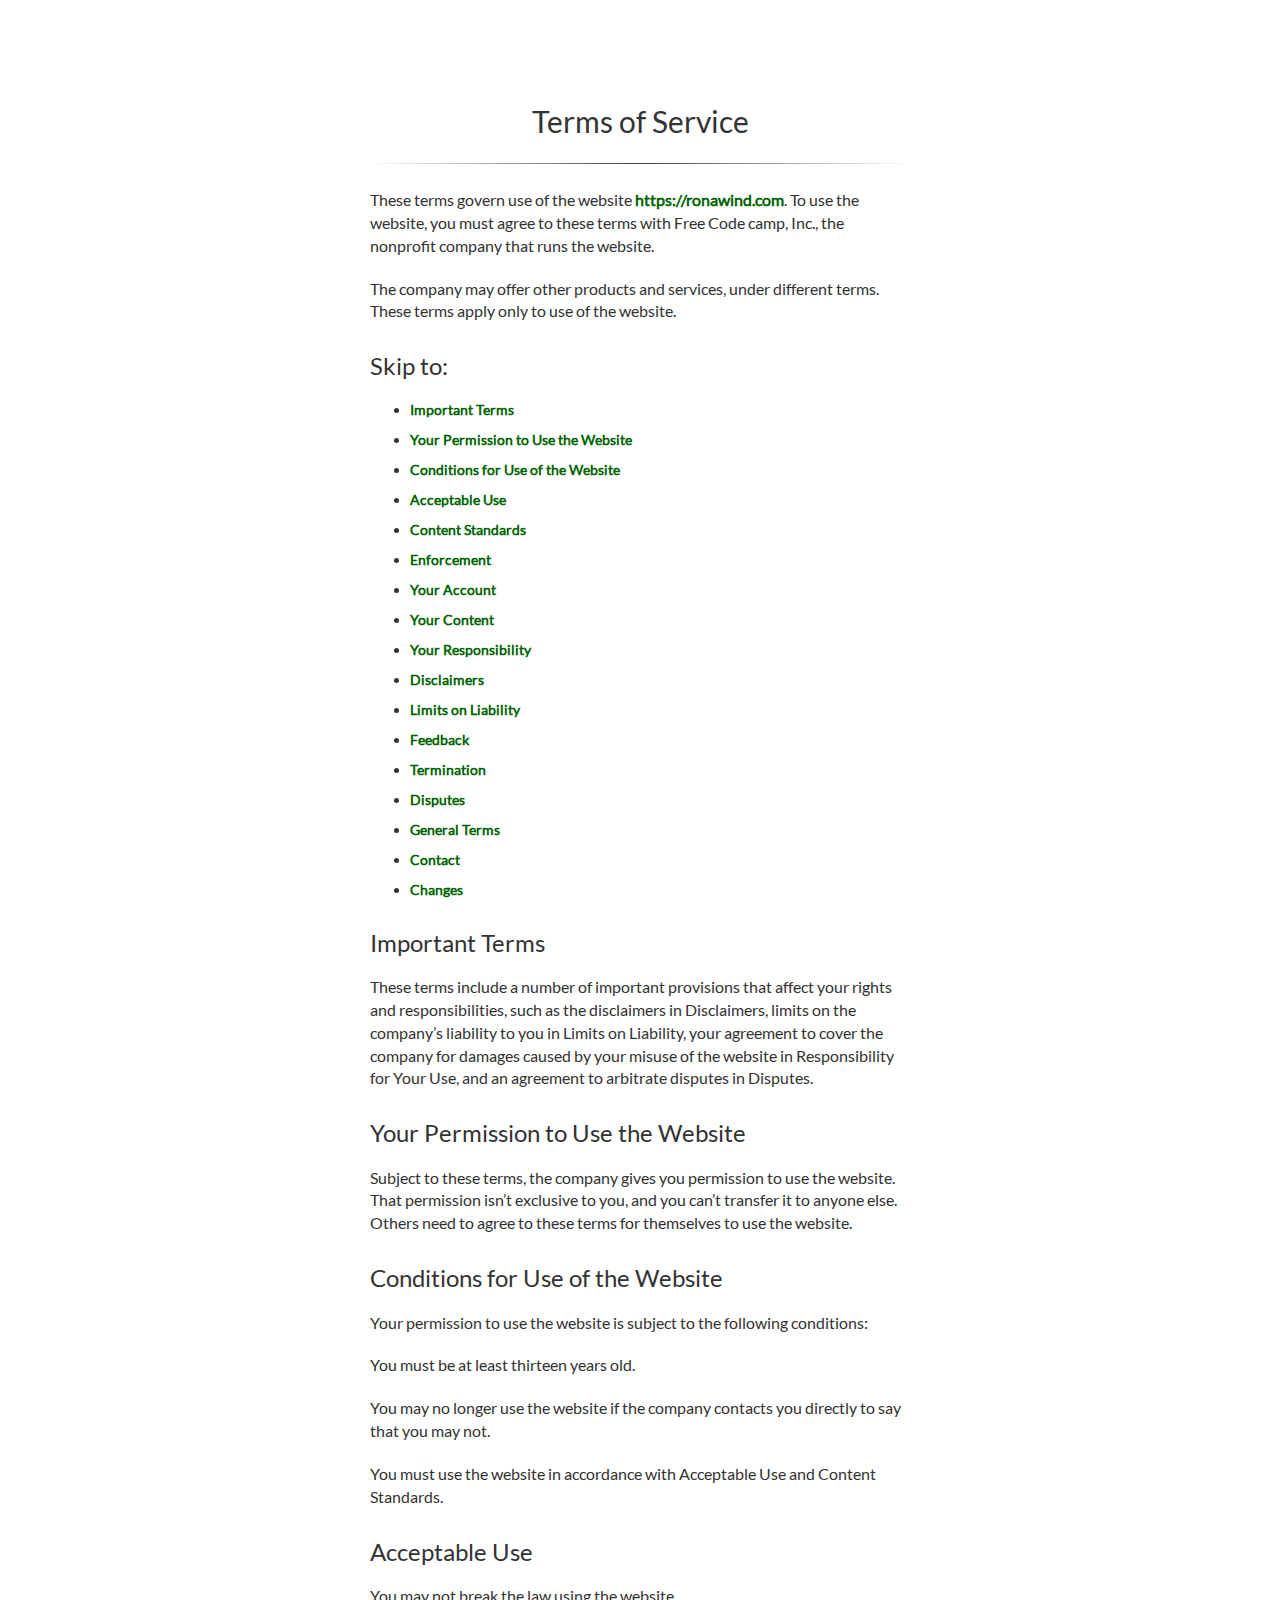
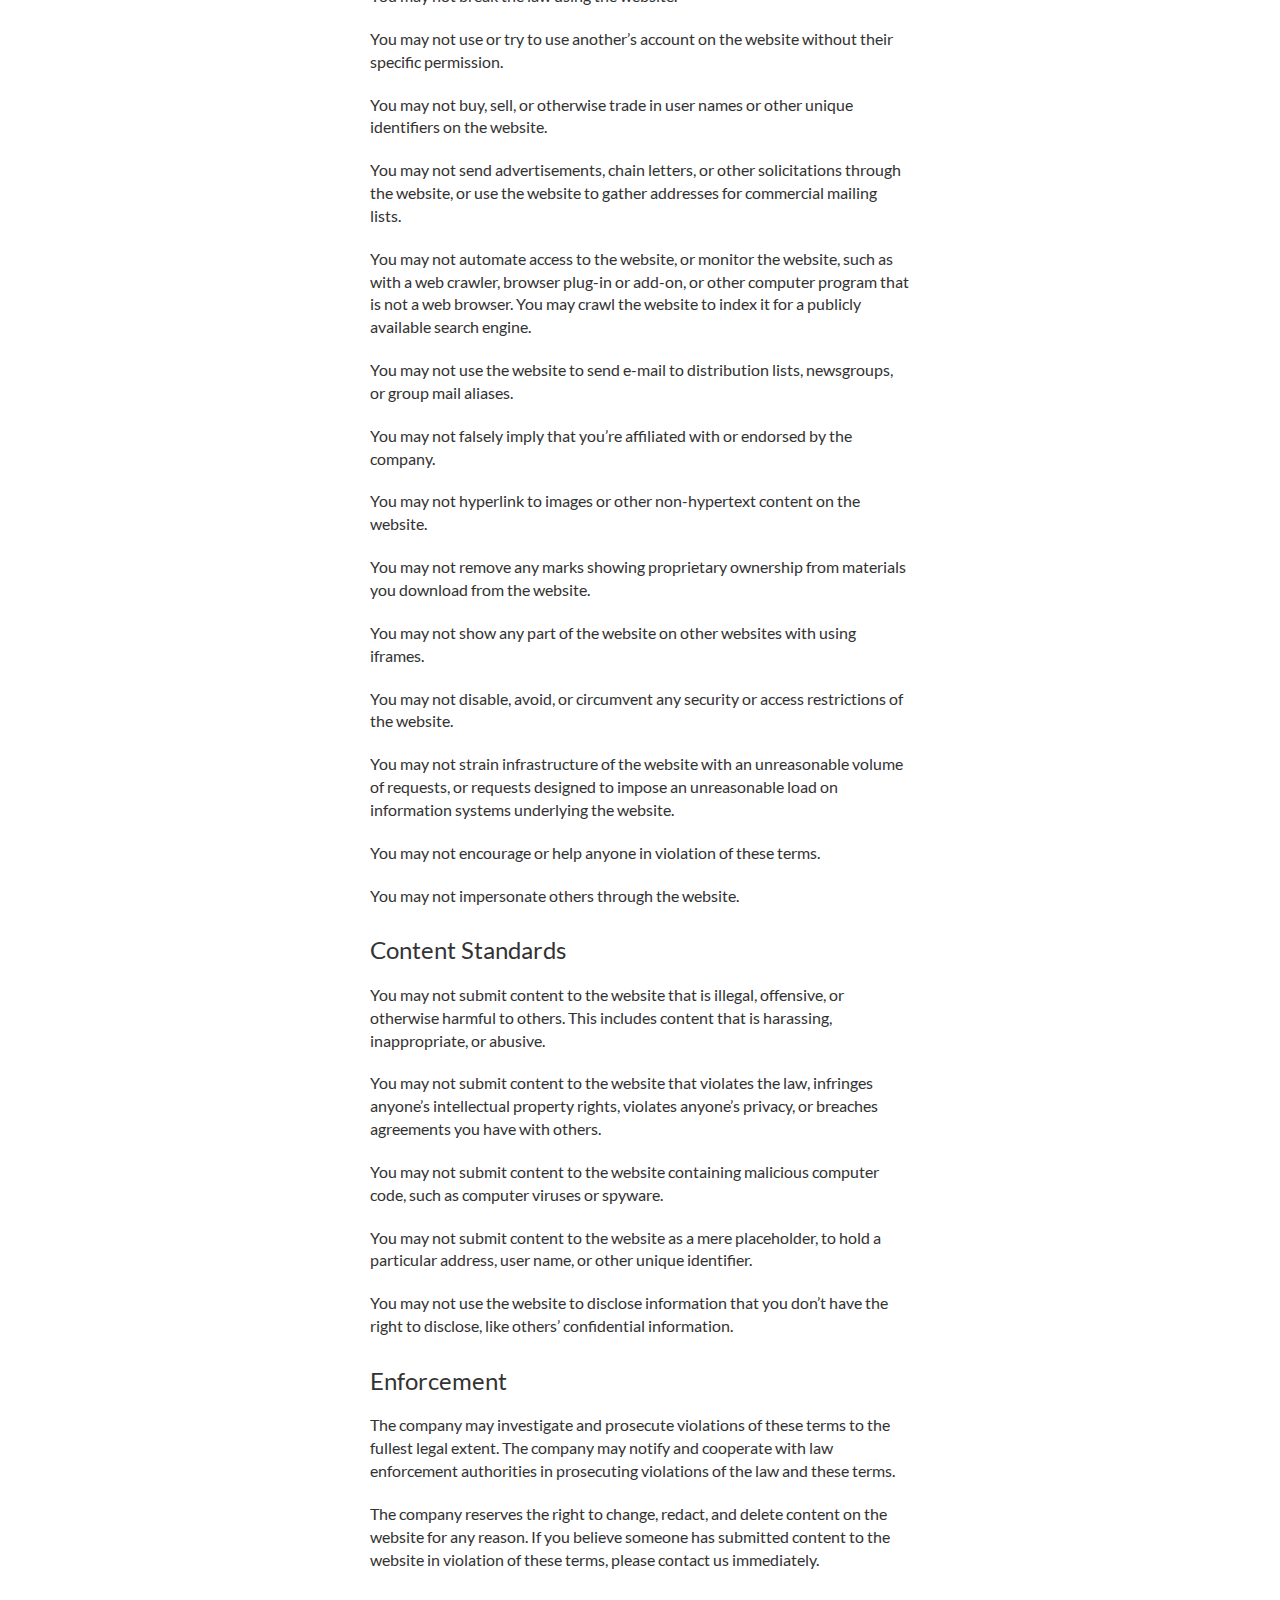
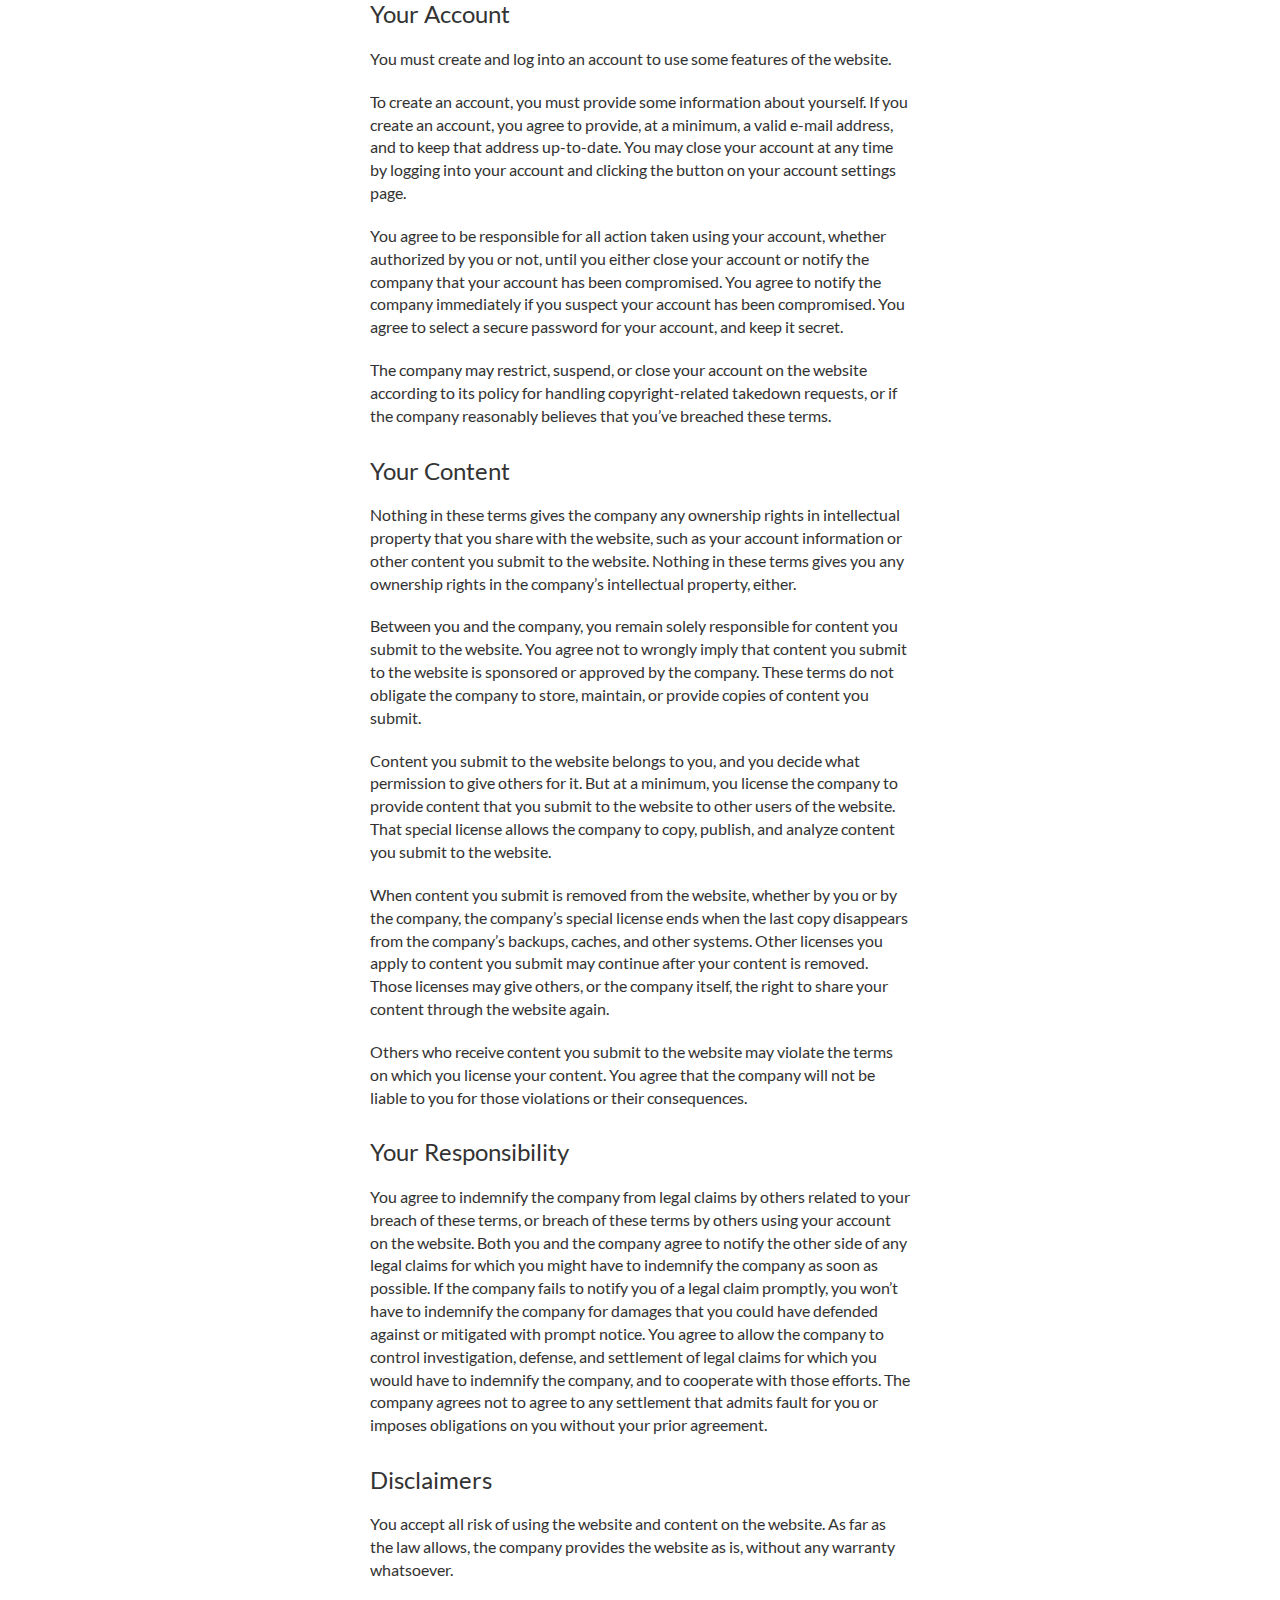
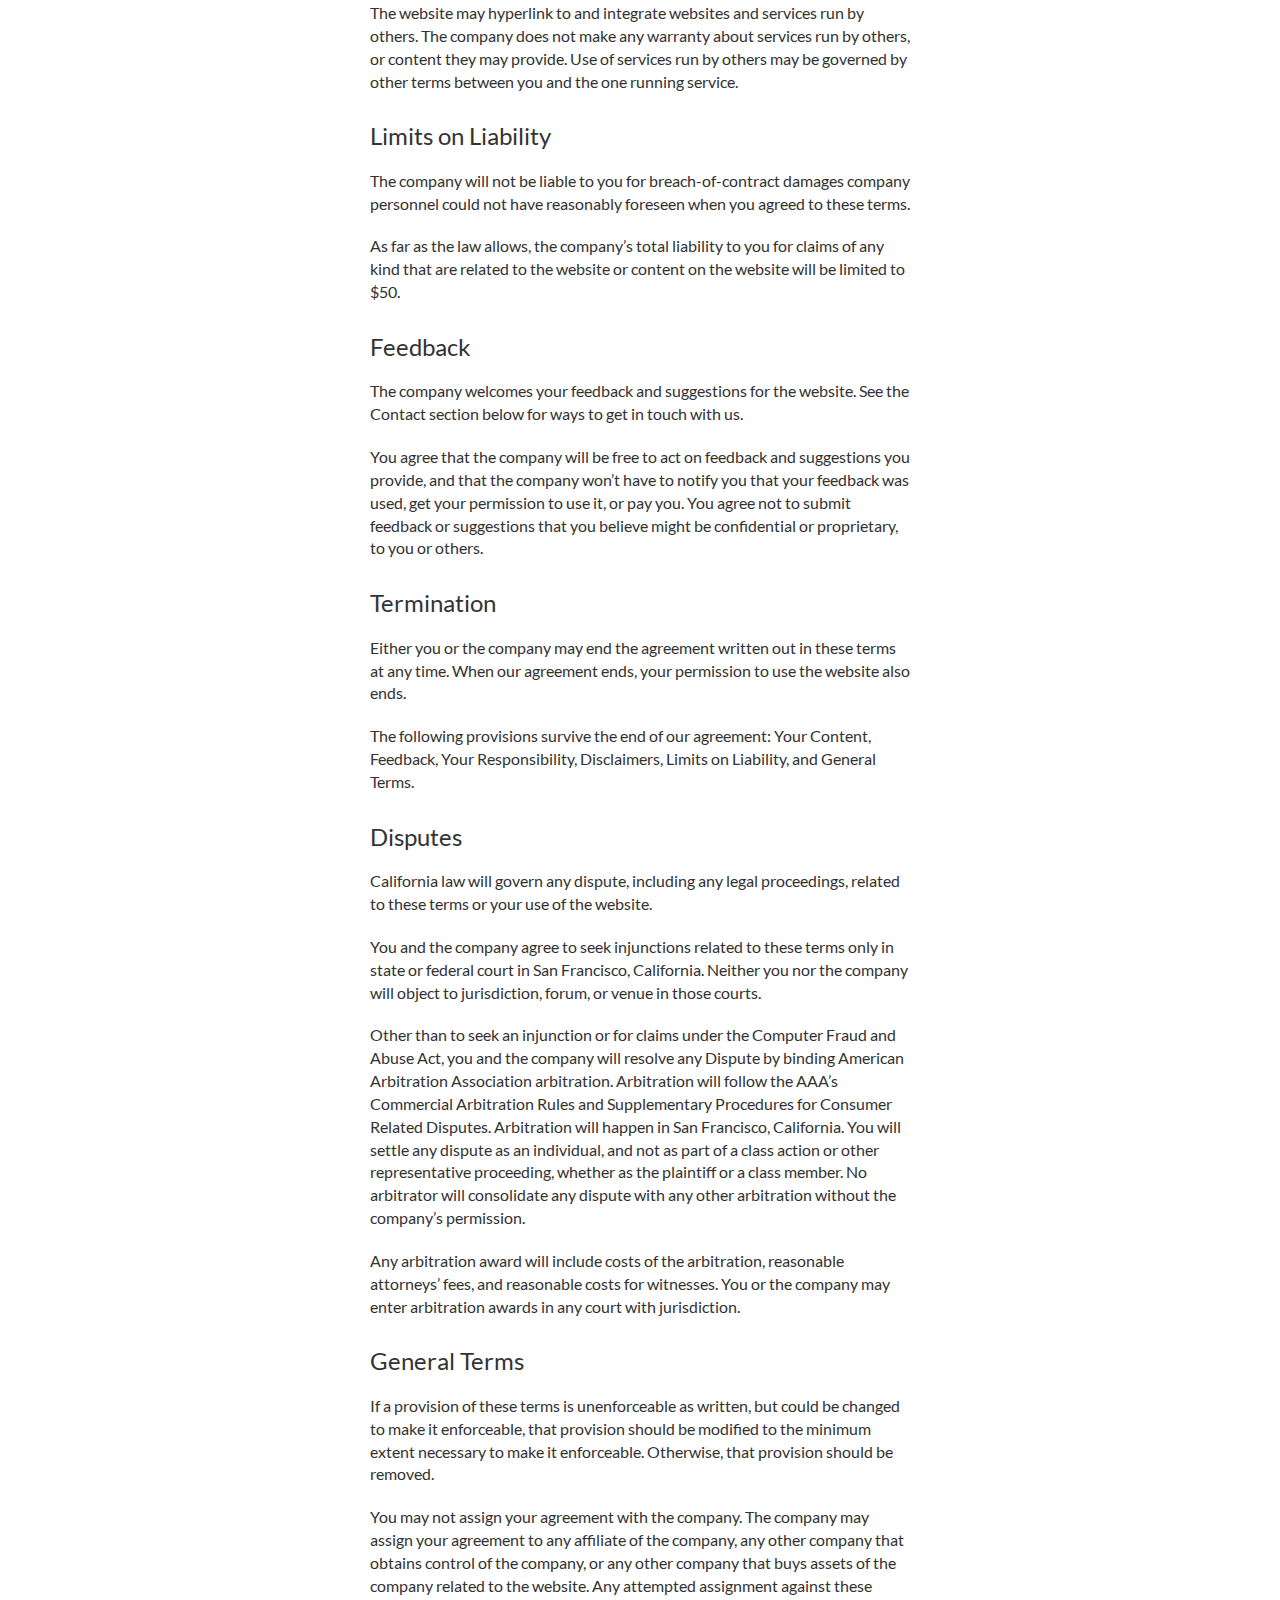
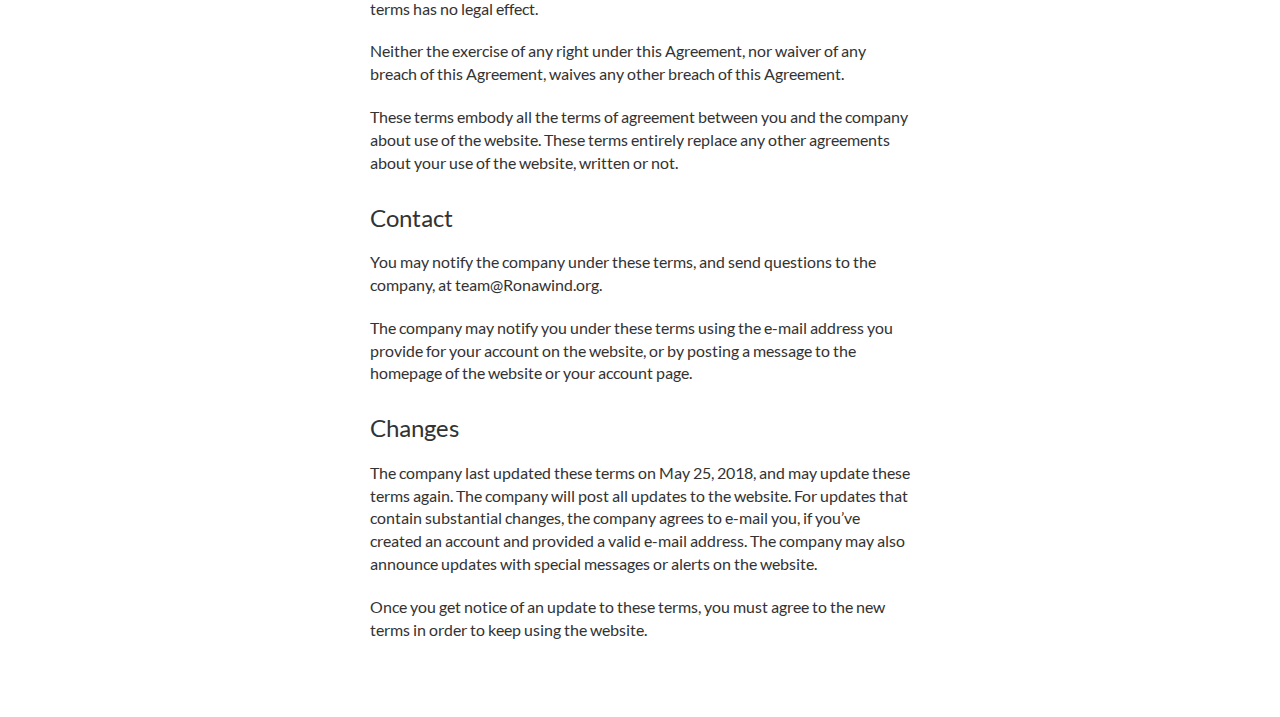
<file: tos/index.html>
<!DOCTYPE html>

<html lang="en">

<!-- Mirrored from ronawind.com/tos/index.html by HTTrack Website Copier/3.x [XR&CO'2014], Fri, 10 Mar 2023 20:00:51 GMT -->
<!-- Added by HTTrack --><meta http-equiv="content-type" content="text/html;charset=utf-8" /><!-- /Added by HTTrack -->
<head>
  <meta charset="utf-8">
  <meta content="IE=edge" http-equiv="X-UA-Compatible">
  <meta content="width=device-width, initial-scale=1.0" name="viewport">
  <meta content="X5tHeKjV-jMLyp4VMoUhW9PAYaOjtPslV250" name="csrf-token">
  <title>Terms of Service</title>
  <link href="../index.html" rel="canonical">
  <meta charset="utf-8">
  <meta content="IE=edge" http-equiv="X-UA-Compatible">
  <meta content="width=device-width, initial-scale=1.0" name="viewport">
  <meta content="X5tHeKjV-jMLyp4VMoUhW9PAYaOjtPslV250" name="csrf-token">
  <meta content=
  "learn to code, learn to program, learn programming, learn javascript, learn coding, code, coding, programming, software engineer, software developer, mean stack, web development, development, engineering, learn node.js, learn angular.js, learn express.js, learn mongoDB, coding bootcamp, javascript, open source"
  name="keywords">
  <meta content="Learn to code and help nonprofits" property="og:title">
  <meta content="Ronawind" property="og:site_name">
  <meta content="on" name="twitter:widgets:csp">
  <meta content="d0bc047a482c03c24f1168004c2a216a" name="p:domain_verify">
  <meta content="https://ronawind.com" property="og:url">
  <meta content=
  "Learn to code and build projects for nonprofits. Build your full stack web development portfolio today."
  property="og:description">
  <meta content=
  "https://s3.amazonaws.com/Ronawind/Ronawind-square-logo-large.jpg" property=
  "og:image">
  <meta content="article" property="og:type">
  <meta content="https://www.facebook.com/Ronawind" property=
  "article:publisher">
  <meta content="Responsive" property="article:section">
  <link href="https://plus.google.com/+Ronawind" rel="publisher">
  <link href="https://plus.google.com/+Ronawind" rel="author">
  <meta content=
  "Learn to code and build projects for nonprofits. Build your full stack web development portfolio today."
  name="description">
  <meta content="@Ronawind" name="twitter:creator">
  <meta content="https://ronawind.com" name="twitter:url">
  <meta content="@Ronawind" name="twitter:site">
  <meta content="summary_large_image" name="twitter:card">
  <meta content=
  "https://s3.amazonaws.com/Ronawind/Ronawind-square-logo-large.jpg" name=
  "twitter:image:src">
  <meta content="Learn to code and help nonprofits" name="twitter:title">
  <meta content=
  "We're an open source community of busy people who learn to code and build projects for nonprofits. Build your full stack web development portfolio today."
  name="twitter:description">
  <meta content="a40ee5d5dba3bb091ad783ebd2b1383f" name="p:domain_verify">
  <meta content="#FFFFFF" name="msapplication-TileColor">
  <meta content="/" name="msapplication-TileImage">
  <link href=
  "../../s3.amazonaws.com/Ronawind/favicons/android-chrome-144x144.png"
  rel="android-chrome" sizes="144x144">
  <link href=
  "../../s3.amazonaws.com/Ronawind/favicons/android-chrome-192x192.png"
  rel="android-chrome" sizes="192x192">
  <link href=
  "../../s3.amazonaws.com/Ronawind/favicons/android-chrome-36x36.png"
  rel="android-chrome" sizes="36x36">
  <link href=
  "../../s3.amazonaws.com/Ronawind/favicons/android-chrome-48x48.png"
  rel="android-chrome" sizes="48x48">
  <link href=
  "../../s3.amazonaws.com/Ronawind/favicons/android-chrome-72x72.png"
  rel="android-chrome" sizes="72x72">
  <link href=
  "../../s3.amazonaws.com/Ronawind/favicons/android-chrome-96x96.png"
  rel="android-chrome" sizes="96x96">
  <link href=
  "https://s3.amazonaws.com/Ronawind/favicons/android-chrome-manifest.json"
  rel="android-chrome-manifest">
  <link href=
  "../../s3.amazonaws.com/Ronawind/favicons/apple-touch-icon-114x114.png"
  rel="apple-touch-icon" sizes="114x114">
  <link href=
  "../../s3.amazonaws.com/Ronawind/favicons/apple-touch-icon-120x120.png"
  rel="apple-touch-icon" sizes="120x120">
  <link href=
  "../../s3.amazonaws.com/Ronawind/favicons/apple-touch-icon-144x144.png"
  rel="apple-touch-icon" sizes="144x144">
  <link href=
  "../../s3.amazonaws.com/Ronawind/favicons/apple-touch-icon-152x152.png"
  rel="apple-touch-icon" sizes="152x152">
  <link href=
  "../../s3.amazonaws.com/Ronawind/favicons/apple-touch-icon-180x180.png"
  rel="apple-touch-icon" sizes="180x180">
  <link href=
  "../../s3.amazonaws.com/Ronawind/favicons/apple-touch-icon-57x57.png"
  rel="apple-touch-icon" sizes="57x57">
  <link href=
  "../../s3.amazonaws.com/Ronawind/favicons/apple-touch-icon-60x60.png"
  rel="apple-touch-icon" sizes="60x60">
  <link href=
  "../../s3.amazonaws.com/Ronawind/favicons/apple-touch-icon-72x72.png"
  rel="apple-touch-icon" sizes="72x72">
  <link href=
  "../../s3.amazonaws.com/Ronawind/favicons/apple-touch-icon-76x76.png"
  rel="apple-touch-icon" sizes="76x76">
  <link href=
  "../../s3.amazonaws.com/Ronawind/favicons/apple-touch-icon-precomposed.png"
  rel="apple-touch-icon-precomposed">
  <link href=
  "../../s3.amazonaws.com/Ronawind/favicons/apple-touch-icon.png" rel=
  "apple-touch-icon">
  <link href="../../s3.amazonaws.com/Ronawind/favicons/favicon-16x16.png"
  rel="favicon" sizes="16x16">
  <link href="../../s3.amazonaws.com/Ronawind/favicons/favicon-32x32.png"
  rel="favicon" sizes="32x32">
  <link href="../../s3.amazonaws.com/Ronawind/favicons/favicon-96x96.png"
  rel="favicon" sizes="96x96">
  <link href=
  "../../s3.amazonaws.com/Ronawind/favicons/mstile-144x144.png" rel=
  "mstile" sizes="144x144">
  <link href=
  "../../s3.amazonaws.com/Ronawind/favicons/mstile-150x150.png" rel=
  "mstile" sizes="150x150">
  <link href=
  "../../s3.amazonaws.com/Ronawind/favicons/mstile-310x310.png" rel=
  "mstile" sizes="310x310">
  <link href=
  "../../s3.amazonaws.com/Ronawind/favicons/mstile-310x150.png" rel=
  "mstile" sizes="310x150">
  <link href="../../s3.amazonaws.com/Ronawind/favicons/mstile-70x70.png"
  rel="mstile" sizes="70x70">
  <link href="https://s3.amazonaws.com/Ronawind/favicons/favicon.ico" rel=
  "favicon">
  <link href="http://s3.amazonaws.com/Ronawind/favicons/favicon.ico" rel=
  "shortcut icon">
  <link href="style.css" rel="stylesheet">
</head>

<body class="top-and-bottom-margins">
  <script>
    (function(i, s, o, g, r, a, m) {
      i['GoogleAnalyticsObject'] = r;
      i[r] = i[r] || function() {
        (i[r].q = i[r].q || []).push(arguments)
      }, i[r].l = 1 * new Date();
      a = s.createElement(o),
        m = s.getElementsByTagName(o)[0];
      a.async = 1;
      a.src = g;
      m.parentNode.insertBefore(a, m)
    })(window, document, 'script', '../../www.google-analytics.com/analytics.js', 'ga');
    ga('create', 'UA-55446531-1', 'auto');
    ga('require', 'displayfeatures');
    ga('send', 'pageview');
  </script> <!-- Leave the below lines alone!-->





        </li>
      </ul>
    </div>
  </nav>
  <div class="container">
    <div class="col-xs-12 col-sm-8 col-sm-offset-2 col-md-6 col-md-offset-3">
      <h2 class='text-center'>Terms of Service</h2>
      <hr>
      <p>These terms govern use of the website <a href="https://www.games.org/">https://ronawind.com</a>. To use the website, you must agree to these terms with Free Code camp, Inc., the nonprofit company that runs the website.</p>
      <p>The company may offer other products and services, under different terms. These terms apply only to use of the website.</p>
      <h3>Skip to:</h3>
      <ul>
      <li><a href="#important-terms">Important Terms</a></li>
      <li><a href="#permission">Your Permission to Use the Website</a></li>
      <li><a href="#conditions">Conditions for Use of the Website</a></li>
      <li><a href="#acceptable-use">Acceptable Use</a></li>
      <li><a href="#content-standards">Content Standards</a></li>
      <li><a href="#enforcement">Enforcement</a></li>
      <li><a href="#your-account">Your Account</a></li>
      <li><a href="#your-content">Your Content</a></li>
      <li><a href="#your-responsibility">Your Responsibility</a></li>
      <li><a href="#disclaimers">Disclaimers</a></li>
      <li><a href="#limits-on-liability">Limits on Liability</a></li>
      <li><a href="#feedback">Feedback</a></li>
      <li><a href="#termination">Termination</a></li>
      <li><a href="#disputes">Disputes</a></li>
      <li><a href="#general-terms">General Terms</a></li>
      <li><a href="#contact">Contact</a></li>
      <li><a href="#changes">Changes</a></li>
      </ul>
      <h3 id="important-terms">Important Terms</h3>
      <p>These terms include a number of important provisions that affect your rights and responsibilities, such as the disclaimers in Disclaimers, limits on the company’s liability to you in Limits on Liability, your agreement to cover the company for damages caused by your misuse of the website in Responsibility for Your Use, and an agreement to arbitrate disputes in Disputes.</p>
      <h3 id="permission">Your Permission to Use the Website</h3>
      <p>Subject to these terms, the company gives you permission to use the website. That permission isn’t exclusive to you, and you can’t transfer it to anyone else. Others need to agree to these terms for themselves to use the website.</p>
      <h3 id="conditions">Conditions for Use of the Website</h3>
      <p>Your permission to use the website is subject to the following conditions:</p>
      <p>You must be at least thirteen years old.</p>
      <p>You may no longer use the website if the company contacts you directly to say that you may not.</p>
      <p>You must use the website in accordance with Acceptable Use and Content Standards.</p>
      <h3 id="acceptable-use">Acceptable Use</h3>
      <p>You may not break the law using the website.</p>
      <p>You may not use or try to use another’s account on the website without their specific permission.</p>
      <p>You may not buy, sell, or otherwise trade in user names or other unique identifiers on the website.</p>
      <p>You may not send advertisements, chain letters, or other solicitations through the website, or use the website to gather addresses for commercial mailing lists.</p>
      <p>You may not automate access to the website, or monitor the website, such as with a web crawler, browser plug-in or add-on, or other computer program that is not a web browser. You may crawl the website to index it for a publicly available search engine.</p>
      <p>You may not use the website to send e-mail to distribution lists, newsgroups, or group mail aliases.</p>
      <p>You may not falsely imply that you’re affiliated with or endorsed by the company.</p>
      <p>You may not hyperlink to images or other non-hypertext content on the website.</p>
      <p>You may not remove any marks showing proprietary ownership from materials you download from the website.</p>
      <p>You may not show any part of the website on other websites with using iframes.
      <p>You may not disable, avoid, or circumvent any security or access restrictions of the website.</p>
      <p>You may not strain infrastructure of the website with an unreasonable volume of requests, or requests designed to impose an unreasonable load on information systems underlying the website.</p>
      <p>You may not encourage or help anyone in violation of these terms.</p>
      <p>You may not impersonate others through the website.</p>
      <h3 id="content-standards">Content Standards</h3>
      <p>You may not submit content to the website that is illegal, offensive, or otherwise harmful to others. This includes content that is harassing, inappropriate, or abusive.</p>
      <p>You may not submit content to the website that violates the law, infringes anyone’s intellectual property rights, violates anyone’s privacy, or breaches agreements you have with others.</p>
      <p>You may not submit content to the website containing malicious computer code, such as computer viruses or spyware.</p>
      <p>You may not submit content to the website as a mere placeholder, to hold a particular address, user name, or other unique identifier.</p>
      <p>You may not use the website to disclose information that you don’t have the right to disclose, like others’ confidential information.</p>
      <h3 id="enforcement">Enforcement</h3>
      <p>The company may investigate and prosecute violations of these terms to the fullest legal extent. The company may notify and cooperate with law enforcement authorities in prosecuting violations of the law and these terms.</p>
      <p>The company reserves the right to change, redact, and delete content on the website for any reason. If you believe someone has submitted content to the website in violation of these terms, please contact us immediately.</p>
      <h3 id="your-account">Your Account</h3>
      <p>You must create and log into an account to use some features of the website.</p>
      <p>To create an account, you must provide some information about yourself. If you create an account, you agree to provide, at a minimum, a valid e-mail address, and to keep that address up-to-date. You may close your account at any time by logging into your account and clicking the button on your account settings page.</p>
      <p>You agree to be responsible for all action taken using your account, whether authorized by you or not, until you either close your account or notify the company that your account has been compromised. You agree to notify the company immediately if you suspect your account has been compromised. You agree to select a secure password for your account, and keep it secret.</p>
      <p>The company may restrict, suspend, or close your account on the website according to its policy for handling copyright-related takedown requests, or if the company reasonably believes that you’ve breached these terms.</p>
      <h3 id="your-content">Your Content</h3>
      <p>Nothing in these terms gives the company any ownership rights in intellectual property that you share with the website, such as your account information or other content you submit to the website. Nothing in these terms gives you any ownership rights in the company’s intellectual property, either.</p>
      <p>Between you and the company, you remain solely responsible for content you submit to the website. You agree not to wrongly imply that content you submit to the website is sponsored or approved by the company. These terms do not obligate the company to store, maintain, or provide copies of content you submit.</p>
      <p>Content you submit to the website belongs to you, and you decide what permission to give others for it. But at a minimum, you license the company to provide content that you submit to the website to other users of the website. That special license allows the company to copy, publish, and analyze content you submit to the website.</p>
      <p>When content you submit is removed from the website, whether by you or by the company, the company’s special license ends when the last copy disappears from the company’s backups, caches, and other systems. Other licenses you apply to content you submit may continue after your content is removed. Those licenses may give others, or the company itself, the right to share your content through the website again.</p>
      <p>Others who receive content you submit to the website may violate the terms on which you license your content. You agree that the company will not be liable to you for those violations or their consequences.</p>
      <h3 id="your-responsibility">Your Responsibility</h3>
      <p>You agree to indemnify the company from legal claims by others related to your breach of these terms, or breach of these terms by others using your account on the website. Both you and the company agree to notify the other side of any legal claims for which you might have to indemnify the company as soon as possible. If the company fails to notify you of a legal claim promptly, you won’t have to indemnify the company for damages that you could have defended against or mitigated with prompt notice. You agree to allow the company to control investigation, defense, and settlement of legal claims for which you would have to indemnify the company, and to cooperate with those efforts. The company agrees not to agree to any settlement that admits fault for you or imposes obligations on you without your prior agreement.</p>
      <h3 id="disclaimers">Disclaimers</h3>
      <p>You accept all risk of using the website and content on the website. As far as the law allows, the company provides the website as is, without any warranty whatsoever.</p>
      <p>The website may hyperlink to and integrate websites and services run by others. The company does not make any warranty about services run by others, or content they may provide. Use of services run by others may be governed by other terms between you and the one running service.</p>
      <h3 id="limits-on-liability">Limits on Liability</h3>
      <p>The company will not be liable to you for breach-of-contract damages company personnel could not have reasonably foreseen when you agreed to these terms.</p>
      <p>As far as the law allows, the company’s total liability to you for claims of any kind that are related to the website or content on the website will be limited to $50.</p>
      <h3 id="feedback">Feedback</h3>
      <p>The company welcomes your feedback and suggestions for the website. See the Contact section below for ways to get in touch with us.</p>
      <p>You agree that the company will be free to act on feedback and suggestions you provide, and that the company won’t have to notify you that your feedback was used, get your permission to use it, or pay you. You agree not to submit feedback or suggestions that you believe might be confidential or proprietary, to you or others.</p>
      <h3 id="termination">Termination</h3>
      <p>Either you or the company may end the agreement written out in these terms at any time. When our agreement ends, your permission to use the website also ends.</p>
      <p>The following provisions survive the end of our agreement: Your Content, Feedback, Your Responsibility, Disclaimers, Limits on Liability, and General Terms.</p>
      <h3 id="disputes">Disputes</h3>
      <p>California law will govern any dispute, including any legal proceedings, related to these terms or your use of the website.</p>
      <p>You and the company agree to seek injunctions related to these terms only in state or federal court in San Francisco, California. Neither you nor the company will object to jurisdiction, forum, or venue in those courts.</p>
      <p>Other than to seek an injunction or for claims under the Computer Fraud and Abuse Act, you and the company will resolve any Dispute by binding American Arbitration Association arbitration. Arbitration will follow the AAA’s Commercial Arbitration Rules and Supplementary Procedures for Consumer Related Disputes. Arbitration will happen in San Francisco, California. You will settle any dispute as an individual, and not as part of a class action or other representative proceeding, whether as the plaintiff or a class member. No arbitrator will consolidate any dispute with any other arbitration without the company’s permission.</p>
      <p>Any arbitration award will include costs of the arbitration, reasonable attorneys’ fees, and reasonable costs for witnesses. You or the company may enter arbitration awards in any court with jurisdiction.</p>
      <h3 id="general-terms">General Terms</h3>
      <p>If a provision of these terms is unenforceable as written, but could be changed to make it enforceable, that provision should be modified to the minimum extent necessary to make it enforceable. Otherwise, that provision should be removed.</p>
      <p>You may not assign your agreement with the company. The company may assign your agreement to any affiliate of the company, any other company that obtains control of the company, or any other company that buys assets of the company related to the website. Any attempted assignment against these terms has no legal effect.</p>
      <p>Neither the exercise of any right under this Agreement, nor waiver of any breach of this Agreement, waives any other breach of this Agreement.</p>
      <p>These terms embody all the terms of agreement between you and the company about use of the website. These terms entirely replace any other agreements about your use of the website, written or not.</p>
      <h3 id="contact">Contact</h3>
      <p>You may notify the company under these terms, and send questions to the company, at team@Ronawind.org.</p>
      <p>The company may notify you under these terms using the e-mail address you provide for your account on the website, or by posting a message to the homepage of the website or your account page.</p>
      <h3 id="changes">Changes</h3>
      <p>The company last updated these terms on May 25, 2018, and may update these terms again. The company will post all updates to the website. For updates that contain substantial changes, the company agrees to e-mail you, if you’ve created an account and provided a valid e-mail address. The company may also announce updates with special messages or alerts on the website.</p>
      <p>Once you get notice of an update to these terms, you must agree to the new terms in order to keep using the website.</p>
    </div>
  </div>
</body>

<!-- Mirrored from ronawind.com/tos/index.html by HTTrack Website Copier/3.x [XR&CO'2014], Fri, 10 Mar 2023 20:00:51 GMT -->
</html>
</file>
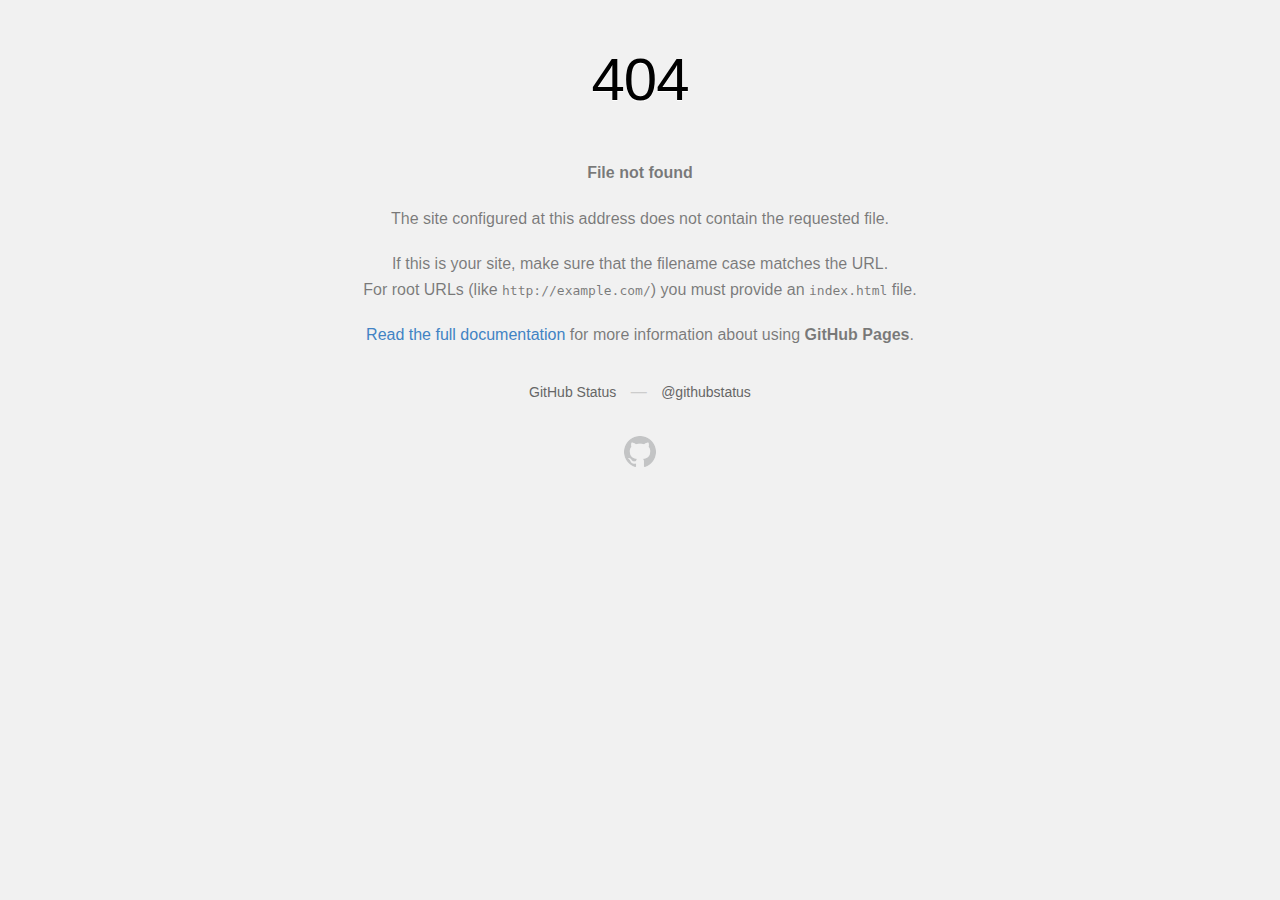
<file: wp-json/index.htm>
<!DOCTYPE html>
<html>
  <head>
    <meta http-equiv="Content-type" content="text/html; charset=utf-8">
    <meta http-equiv="Content-Security-Policy" content="default-src 'none'; style-src 'unsafe-inline'; img-src data:; connect-src 'self'">
    <title>Page not found &middot; GitHub Pages</title>
    <style type="text/css" media="screen">
      body {
        background-color: #f1f1f1;
        margin: 0;
        font-family: "Helvetica Neue", Helvetica, Arial, sans-serif;
      }

      .container { margin: 50px auto 40px auto; width: 600px; text-align: center; }

      a { color: #4183c4; text-decoration: none; }
      a:hover { text-decoration: underline; }

      h1 { width: 800px; position:relative; left: -100px; letter-spacing: -1px; line-height: 60px; font-size: 60px; font-weight: 100; margin: 0px 0 50px 0; text-shadow: 0 1px 0 #fff; }
      p { color: rgba(0, 0, 0, 0.5); margin: 20px 0; line-height: 1.6; }

      ul { list-style: none; margin: 25px 0; padding: 0; }
      li { display: table-cell; font-weight: bold; width: 1%; }

      .logo { display: inline-block; margin-top: 35px; }
      .logo-img-2x { display: none; }
      @media
      only screen and (-webkit-min-device-pixel-ratio: 2),
      only screen and (   min--moz-device-pixel-ratio: 2),
      only screen and (     -o-min-device-pixel-ratio: 2/1),
      only screen and (        min-device-pixel-ratio: 2),
      only screen and (                min-resolution: 192dpi),
      only screen and (                min-resolution: 2dppx) {
        .logo-img-1x { display: none; }
        .logo-img-2x { display: inline-block; }
      }

      #suggestions {
        margin-top: 35px;
        color: #ccc;
      }
      #suggestions a {
        color: #666666;
        font-weight: 200;
        font-size: 14px;
        margin: 0 10px;
      }

    </style>
  </head>
  <body>

    <div class="container">

      <h1>404</h1>
      <p><strong>File not found</strong></p>

      <p>
        The site configured at this address does not
        contain the requested file.
      </p>

      <p>
        If this is your site, make sure that the filename case matches the URL.<br>
        For root URLs (like <code>http://example.com/</code>) you must provide an
        <code>index.html</code> file.
      </p>

      <p>
        <a href="https://help.github.com/pages/">Read the full documentation</a>
        for more information about using <strong>GitHub Pages</strong>.
      </p>

      <div id="suggestions">
        <a href="https://githubstatus.com">GitHub Status</a> &mdash;
        <a href="https://twitter.com/githubstatus">@githubstatus</a>
      </div>

      <a href="/" class="logo logo-img-1x">
        <img width="32" height="32" title="" alt="" src="[data-uri]">
      </a>

      <a href="/" class="logo logo-img-2x">
        <img width="32" height="32" title="" alt="" src="[data-uri]">
      </a>
    </div>
  </body>
</html>
</file>
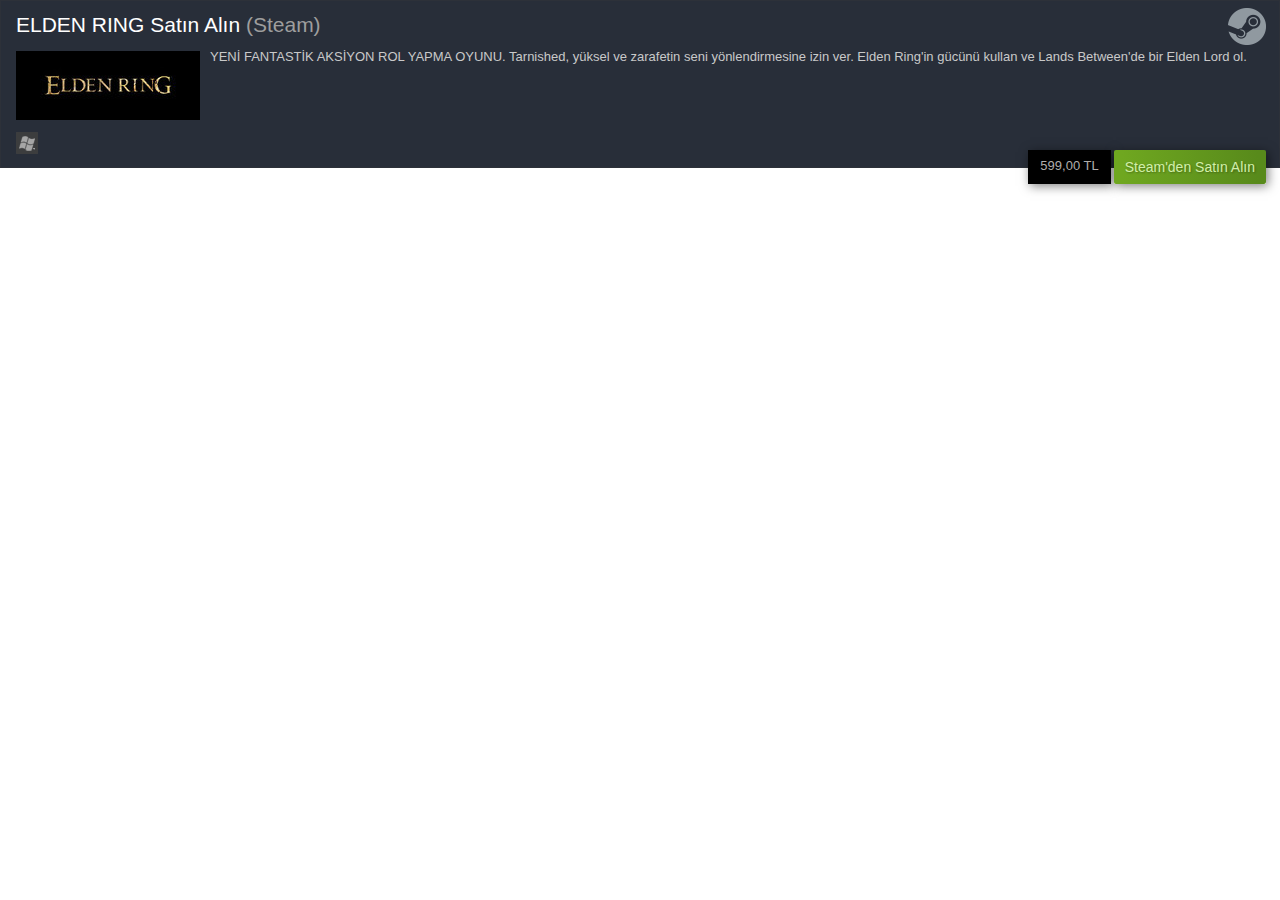
<file: store.steampowered.com/widget/1245620/index.html>
<!DOCTYPE HTML PUBLIC "-//W3C//DTD HTML 4.01 Transitional//EN"
	"http://www.w3.org/TR/html4/loose.dtd">
<html>

<!-- Mirrored from store.steampowered.com/widget/1245620/ by HTTrack Website Copier/3.x [XR&CO'2014], Fri, 10 Mar 2023 08:39:12 GMT -->
<!-- Added by HTTrack --><meta http-equiv="content-type" content="text/html;charset=UTF-8" /><!-- /Added by HTTrack -->
<head>
	<title>ELDEN RING Steam'de</title>
	<link href="../../../store.cloudflare.steamstatic.com/public/shared/css/shared_global9f90.css?v=ls2aieYX0oZc&amp;l=turkish&amp;_cdn=cloudflare" rel="stylesheet" type="text/css" >
<link href="../../../store.cloudflare.steamstatic.com/public/css/styles_storev52116.css?v=nxADlK73B7_Q&amp;l=turkish&amp;_cdn=cloudflare" rel="stylesheet" type="text/css" >
<!--[if lte IE 6]> <link href="https://store.cloudflare.steamstatic.com/public/css/styles_storev5_ie6.css?v=ZAAkncHffEfc&amp;l=turkish&amp;_cdn=cloudflare" rel="stylesheet" type="text/css" >
 <![endif]-->
<!--[if lte IE 7]> <style type="text/css"> .iepopupfix{ display: block; } </style> <![endif]-->
	<link href="../../../store.cloudflare.steamstatic.com/public/css/styles_widgete03b.css?v=DM1HQQYGgRZu&amp;l=turkish&amp;_cdn=cloudflare" rel="stylesheet" type="text/css" >
	<link href="../../../store.cloudflare.steamstatic.com/public/shared/css/motiva_sans111a.css?v=2C1Oh9QFVTyK&amp;l=turkish&amp;_cdn=cloudflare" rel="stylesheet" type="text/css" >
	<script type="text/javascript" src="../../../store.cloudflare.steamstatic.com/public/shared/javascript/jquery-1.8.3.mincf64.js?v=.TZ2NKhB-nliU&amp;_cdn=cloudflare" ></script>
	<link rel="image_src" href="../../../cdn.cloudflare.steamstatic.com/steam/apps/1245620/capsule_231x873ef6.jpg?t=1674441703">
	<script type="text/javascript">
		function addToCart( subid )
		{
			try
			{
				document.forms['add_to_cart_'+subid].submit();
			}
			catch( e )
			{
			}
		}

		function addToWishlist()
		{
			try
			{
				document.forms['add_to_wishlist'].submit();
			}
			catch( e )
			{
			}
		}
	</script>
</head>

<body>
<div id="widget">
	<div id="header" class="header_container">
		<h1 class="main_text">
			<a href="https://store.steampowered.com/app/1245620/ELDEN_RING/?snr=1_5_1100__1100" target="_blank" rel="noreferrer">ELDEN RING Satın Alın</a>
		</h1><h1 class="tail">&nbsp;<a target="_blank" href="https://store.steampowered.com/app/1245620/ELDEN_RING/?snr=1_5_1100__1100"><em>(Steam)</em></a></h1>	</div>
	<script type="text/javascript">

		function ResizeText( errorMargin )
		{
			var containerWidth = $("#header").innerWidth();
			var width= $("#header > .tail").outerWidth();
			$('#header > .main_text').css( {'max-width': containerWidth - width });
		}

		$(window).load(function() {
			ResizeText(0);
		});

		$(window).resize(function() {
			ResizeText(0);
		});
	</script>
	<div style="clear: both;"></div>

	<div class="desc">
		<a href="https://store.steampowered.com/app/1245620/ELDEN_RING/?snr=1_5_1100__1100" target="_blank" rel="noreferrer"><img class="capsule"  src="../../../cdn.cloudflare.steamstatic.com/steam/apps/1245620/capsule_184x693ef6.jpg?t=1674441703"></a>
		YENİ FANTASTİK AKSİYON ROL YAPMA OYUNU. Tarnished, yüksel ve zarafetin seni yönlendirmesine izin ver. Elden Ring'in gücünü kullan ve Lands Between'de bir Elden Lord ol.	</div>
	<div style="clear: both;"></div>
	<div class="game_area_purchase_platform"><span class="platform_img win"></span></div>
		<div class="game_purchase_action">
		<form name="add_to_cart_440408" action="https://store.steampowered.com/cart/" method="POST" target="_blank">
			<input type="hidden" name="snr" value="1_5_1100_">
			<input type="hidden" name="sessionid" value="3581f325457145e77a62e6d3">
			<input type="hidden" name="action" value="add_to_cart">
			<input type="hidden" name="subid" value="440408">
		</form>
				<div class="game_purchase_action_bg">
								<div class="game_purchase_price price">
						599,00 TL					</div>
										<div class="btn_addtocart">
								<a class="btn_addtocart_content" href="javascript:addToCart( 440408);">
					Steam'den Satın Alın</a>
							</div>
		</div>
	</div>
	
</div>

</body>

<!-- Mirrored from store.steampowered.com/widget/1245620/ by HTTrack Website Copier/3.x [XR&CO'2014], Fri, 10 Mar 2023 08:39:14 GMT -->
</html>
</file>
<file: wp-content/cache/wmac/css/wmac_7d3cf4015eef87c0e035f113812310b4.css>
@charset "UTF-8";

@charset "UTF-8";.wp-block-archives-dropdown label{display:block}.wp-block-avatar.aligncenter{text-align:center}.wp-block-audio{margin:0 0 1em}.wp-block-audio figcaption{margin-top:.5em;margin-bottom:1em}.wp-block-audio audio{width:100%;min-width:300px}.wp-block-button__link{color:#fff;background-color:#32373c;border-radius:9999px;box-shadow:none;cursor:pointer;display:inline-block;font-size:1.125em;padding:calc(.667em + 2px) calc(1.333em + 2px);text-align:center;text-decoration:none;word-break:break-word;box-sizing:border-box}.wp-block-button__link:active,.wp-block-button__link:focus,.wp-block-button__link:hover,.wp-block-button__link:visited{color:#fff}.wp-block-button__link.aligncenter{text-align:center}.wp-block-button__link.alignright{text-align:right}.wp-block-buttons>.wp-block-button.has-custom-width{max-width:none}.wp-block-buttons>.wp-block-button.has-custom-width .wp-block-button__link{width:100%}.wp-block-buttons>.wp-block-button.has-custom-font-size .wp-block-button__link{font-size:inherit}.wp-block-buttons>.wp-block-button.wp-block-button__width-25{width:calc(25% - var(--wp--style--block-gap, .5em)*0.75)}.wp-block-buttons>.wp-block-button.wp-block-button__width-50{width:calc(50% - var(--wp--style--block-gap, .5em)*0.5)}.wp-block-buttons>.wp-block-button.wp-block-button__width-75{width:calc(75% - var(--wp--style--block-gap, .5em)*0.25)}.wp-block-buttons>.wp-block-button.wp-block-button__width-100{width:100%;flex-basis:100%}.wp-block-buttons.is-vertical>.wp-block-button.wp-block-button__width-25{width:25%}.wp-block-buttons.is-vertical>.wp-block-button.wp-block-button__width-50{width:50%}.wp-block-buttons.is-vertical>.wp-block-button.wp-block-button__width-75{width:75%}.wp-block-button.is-style-squared,.wp-block-button__link.wp-block-button.is-style-squared{border-radius:0}.wp-block-button.no-border-radius,.wp-block-button__link.no-border-radius{border-radius:0!important}.is-style-outline>:where(.wp-block-button__link),:where(.wp-block-button__link).is-style-outline{border:2px solid;padding:.667em 1.333em}.is-style-outline>.wp-block-button__link:not(.has-text-color),.wp-block-button__link.is-style-outline:not(.has-text-color){color:currentColor}.is-style-outline>.wp-block-button__link:not(.has-background),.wp-block-button__link.is-style-outline:not(.has-background){background-color:transparent}.wp-block-buttons.is-vertical{flex-direction:column}.wp-block-buttons.is-vertical>.wp-block-button:last-child{margin-bottom:0}.wp-block-buttons>.wp-block-button{display:inline-block;margin:0}.wp-block-buttons.is-content-justification-left{justify-content:flex-start}.wp-block-buttons.is-content-justification-left.is-vertical{align-items:flex-start}.wp-block-buttons.is-content-justification-center{justify-content:center}.wp-block-buttons.is-content-justification-center.is-vertical{align-items:center}.wp-block-buttons.is-content-justification-right{justify-content:flex-end}.wp-block-buttons.is-content-justification-right.is-vertical{align-items:flex-end}.wp-block-buttons.is-content-justification-space-between{justify-content:space-between}.wp-block-buttons.aligncenter{text-align:center}.wp-block-buttons:not(.is-content-justification-space-between,.is-content-justification-right,.is-content-justification-left,.is-content-justification-center) .wp-block-button.aligncenter{margin-left:auto;margin-right:auto;width:100%}.wp-block-button.aligncenter,.wp-block-calendar{text-align:center}.wp-block-calendar tbody td,.wp-block-calendar th{padding:.25em;border:1px solid #ddd}.wp-block-calendar tfoot td{border:none}.wp-block-calendar table{width:100%;border-collapse:collapse}.wp-block-calendar table th{font-weight:400;background:#ddd}.wp-block-calendar a{text-decoration:underline}.wp-block-calendar table caption,.wp-block-calendar table tbody{color:#40464d}.wp-block-categories.alignleft{margin-right:2em}.wp-block-categories.alignright{margin-left:2em}.wp-block-code code{display:block;font-family:inherit;overflow-wrap:break-word;white-space:pre-wrap}.wp-block-columns{display:flex;margin-bottom:1.75em;box-sizing:border-box;flex-wrap:wrap!important;align-items:normal!important}@media (min-width:782px){.wp-block-columns{flex-wrap:nowrap!important}}.wp-block-columns.are-vertically-aligned-top{align-items:flex-start}.wp-block-columns.are-vertically-aligned-center{align-items:center}.wp-block-columns.are-vertically-aligned-bottom{align-items:flex-end}@media (max-width:781px){.wp-block-columns:not(.is-not-stacked-on-mobile)>.wp-block-column{flex-basis:100%!important}}@media (min-width:782px){.wp-block-columns:not(.is-not-stacked-on-mobile)>.wp-block-column{flex-basis:0;flex-grow:1}.wp-block-columns:not(.is-not-stacked-on-mobile)>.wp-block-column[style*=flex-basis]{flex-grow:0}}.wp-block-columns.is-not-stacked-on-mobile{flex-wrap:nowrap!important}.wp-block-columns.is-not-stacked-on-mobile>.wp-block-column{flex-basis:0;flex-grow:1}.wp-block-columns.is-not-stacked-on-mobile>.wp-block-column[style*=flex-basis]{flex-grow:0}:where(.wp-block-columns.has-background){padding:1.25em 2.375em}.wp-block-column{flex-grow:1;min-width:0;word-break:break-word;overflow-wrap:break-word}.wp-block-column.is-vertically-aligned-top{align-self:flex-start}.wp-block-column.is-vertically-aligned-center{align-self:center}.wp-block-column.is-vertically-aligned-bottom{align-self:flex-end}.wp-block-column.is-vertically-aligned-bottom,.wp-block-column.is-vertically-aligned-center,.wp-block-column.is-vertically-aligned-top{width:100%}.wp-block-comments-pagination>.wp-block-comments-pagination-next,.wp-block-comments-pagination>.wp-block-comments-pagination-numbers,.wp-block-comments-pagination>.wp-block-comments-pagination-previous{margin-right:.5em;margin-bottom:.5em}.wp-block-comments-pagination>.wp-block-comments-pagination-next:last-child,.wp-block-comments-pagination>.wp-block-comments-pagination-numbers:last-child,.wp-block-comments-pagination>.wp-block-comments-pagination-previous:last-child{margin-right:0}.wp-block-comments-pagination .wp-block-comments-pagination-previous-arrow{margin-right:1ch;display:inline-block}.wp-block-comments-pagination .wp-block-comments-pagination-previous-arrow:not(.is-arrow-chevron){transform:scaleX(1)}.wp-block-comments-pagination .wp-block-comments-pagination-next-arrow{margin-left:1ch;display:inline-block}.wp-block-comments-pagination .wp-block-comments-pagination-next-arrow:not(.is-arrow-chevron){transform:scaleX(1)}.wp-block-comments-pagination.aligncenter{justify-content:center}.wp-block-comment-template{margin-bottom:0;max-width:100%;list-style:none;padding:0}.wp-block-comment-template li{clear:both}.wp-block-comment-template ol{margin-bottom:0;max-width:100%;list-style:none;padding-left:2rem}.wp-block-cover,.wp-block-cover-image{position:relative;background-size:cover;background-position:50%;min-height:430px;width:100%;display:flex;justify-content:center;align-items:center;padding:1em;box-sizing:border-box}.wp-block-cover-image.has-parallax,.wp-block-cover.has-parallax{background-attachment:fixed}@supports (-webkit-touch-callout:inherit){.wp-block-cover-image.has-parallax,.wp-block-cover.has-parallax{background-attachment:scroll}}@media (prefers-reduced-motion:reduce){.wp-block-cover-image.has-parallax,.wp-block-cover.has-parallax{background-attachment:scroll}}.wp-block-cover-image.is-repeated,.wp-block-cover.is-repeated{background-repeat:repeat;background-size:auto}.wp-block-cover-image.has-background-dim:not([class*=-background-color]),.wp-block-cover-image .has-background-dim:not([class*=-background-color]),.wp-block-cover.has-background-dim:not([class*=-background-color]),.wp-block-cover .has-background-dim:not([class*=-background-color]){background-color:#000}.wp-block-cover-image .has-background-dim.has-background-gradient,.wp-block-cover .has-background-dim.has-background-gradient{background-color:transparent}.wp-block-cover-image.has-background-dim:before,.wp-block-cover.has-background-dim:before{content:"";background-color:inherit}.wp-block-cover-image.has-background-dim:not(.has-background-gradient):before,.wp-block-cover-image .wp-block-cover__background,.wp-block-cover-image .wp-block-cover__gradient-background,.wp-block-cover.has-background-dim:not(.has-background-gradient):before,.wp-block-cover .wp-block-cover__background,.wp-block-cover .wp-block-cover__gradient-background{position:absolute;top:0;left:0;bottom:0;right:0;z-index:1;opacity:.5}.wp-block-cover-image.has-background-dim.has-background-dim-10 .wp-block-cover__background,.wp-block-cover-image.has-background-dim.has-background-dim-10 .wp-block-cover__gradient-background,.wp-block-cover-image.has-background-dim.has-background-dim-10:not(.has-background-gradient):before,.wp-block-cover.has-background-dim.has-background-dim-10 .wp-block-cover__background,.wp-block-cover.has-background-dim.has-background-dim-10 .wp-block-cover__gradient-background,.wp-block-cover.has-background-dim.has-background-dim-10:not(.has-background-gradient):before{opacity:.1}.wp-block-cover-image.has-background-dim.has-background-dim-20 .wp-block-cover__background,.wp-block-cover-image.has-background-dim.has-background-dim-20 .wp-block-cover__gradient-background,.wp-block-cover-image.has-background-dim.has-background-dim-20:not(.has-background-gradient):before,.wp-block-cover.has-background-dim.has-background-dim-20 .wp-block-cover__background,.wp-block-cover.has-background-dim.has-background-dim-20 .wp-block-cover__gradient-background,.wp-block-cover.has-background-dim.has-background-dim-20:not(.has-background-gradient):before{opacity:.2}.wp-block-cover-image.has-background-dim.has-background-dim-30 .wp-block-cover__background,.wp-block-cover-image.has-background-dim.has-background-dim-30 .wp-block-cover__gradient-background,.wp-block-cover-image.has-background-dim.has-background-dim-30:not(.has-background-gradient):before,.wp-block-cover.has-background-dim.has-background-dim-30 .wp-block-cover__background,.wp-block-cover.has-background-dim.has-background-dim-30 .wp-block-cover__gradient-background,.wp-block-cover.has-background-dim.has-background-dim-30:not(.has-background-gradient):before{opacity:.3}.wp-block-cover-image.has-background-dim.has-background-dim-40 .wp-block-cover__background,.wp-block-cover-image.has-background-dim.has-background-dim-40 .wp-block-cover__gradient-background,.wp-block-cover-image.has-background-dim.has-background-dim-40:not(.has-background-gradient):before,.wp-block-cover.has-background-dim.has-background-dim-40 .wp-block-cover__background,.wp-block-cover.has-background-dim.has-background-dim-40 .wp-block-cover__gradient-background,.wp-block-cover.has-background-dim.has-background-dim-40:not(.has-background-gradient):before{opacity:.4}.wp-block-cover-image.has-background-dim.has-background-dim-50 .wp-block-cover__background,.wp-block-cover-image.has-background-dim.has-background-dim-50 .wp-block-cover__gradient-background,.wp-block-cover-image.has-background-dim.has-background-dim-50:not(.has-background-gradient):before,.wp-block-cover.has-background-dim.has-background-dim-50 .wp-block-cover__background,.wp-block-cover.has-background-dim.has-background-dim-50 .wp-block-cover__gradient-background,.wp-block-cover.has-background-dim.has-background-dim-50:not(.has-background-gradient):before{opacity:.5}.wp-block-cover-image.has-background-dim.has-background-dim-60 .wp-block-cover__background,.wp-block-cover-image.has-background-dim.has-background-dim-60 .wp-block-cover__gradient-background,.wp-block-cover-image.has-background-dim.has-background-dim-60:not(.has-background-gradient):before,.wp-block-cover.has-background-dim.has-background-dim-60 .wp-block-cover__background,.wp-block-cover.has-background-dim.has-background-dim-60 .wp-block-cover__gradient-background,.wp-block-cover.has-background-dim.has-background-dim-60:not(.has-background-gradient):before{opacity:.6}.wp-block-cover-image.has-background-dim.has-background-dim-70 .wp-block-cover__background,.wp-block-cover-image.has-background-dim.has-background-dim-70 .wp-block-cover__gradient-background,.wp-block-cover-image.has-background-dim.has-background-dim-70:not(.has-background-gradient):before,.wp-block-cover.has-background-dim.has-background-dim-70 .wp-block-cover__background,.wp-block-cover.has-background-dim.has-background-dim-70 .wp-block-cover__gradient-background,.wp-block-cover.has-background-dim.has-background-dim-70:not(.has-background-gradient):before{opacity:.7}.wp-block-cover-image.has-background-dim.has-background-dim-80 .wp-block-cover__background,.wp-block-cover-image.has-background-dim.has-background-dim-80 .wp-block-cover__gradient-background,.wp-block-cover-image.has-background-dim.has-background-dim-80:not(.has-background-gradient):before,.wp-block-cover.has-background-dim.has-background-dim-80 .wp-block-cover__background,.wp-block-cover.has-background-dim.has-background-dim-80 .wp-block-cover__gradient-background,.wp-block-cover.has-background-dim.has-background-dim-80:not(.has-background-gradient):before{opacity:.8}.wp-block-cover-image.has-background-dim.has-background-dim-90 .wp-block-cover__background,.wp-block-cover-image.has-background-dim.has-background-dim-90 .wp-block-cover__gradient-background,.wp-block-cover-image.has-background-dim.has-background-dim-90:not(.has-background-gradient):before,.wp-block-cover.has-background-dim.has-background-dim-90 .wp-block-cover__background,.wp-block-cover.has-background-dim.has-background-dim-90 .wp-block-cover__gradient-background,.wp-block-cover.has-background-dim.has-background-dim-90:not(.has-background-gradient):before{opacity:.9}.wp-block-cover-image.has-background-dim.has-background-dim-100 .wp-block-cover__background,.wp-block-cover-image.has-background-dim.has-background-dim-100 .wp-block-cover__gradient-background,.wp-block-cover-image.has-background-dim.has-background-dim-100:not(.has-background-gradient):before,.wp-block-cover.has-background-dim.has-background-dim-100 .wp-block-cover__background,.wp-block-cover.has-background-dim.has-background-dim-100 .wp-block-cover__gradient-background,.wp-block-cover.has-background-dim.has-background-dim-100:not(.has-background-gradient):before{opacity:1}.wp-block-cover-image .wp-block-cover__background.has-background-dim.has-background-dim-0,.wp-block-cover-image .wp-block-cover__gradient-background.has-background-dim.has-background-dim-0,.wp-block-cover .wp-block-cover__background.has-background-dim.has-background-dim-0,.wp-block-cover .wp-block-cover__gradient-background.has-background-dim.has-background-dim-0{opacity:0}.wp-block-cover-image .wp-block-cover__background.has-background-dim.has-background-dim-10,.wp-block-cover-image .wp-block-cover__gradient-background.has-background-dim.has-background-dim-10,.wp-block-cover .wp-block-cover__background.has-background-dim.has-background-dim-10,.wp-block-cover .wp-block-cover__gradient-background.has-background-dim.has-background-dim-10{opacity:.1}.wp-block-cover-image .wp-block-cover__background.has-background-dim.has-background-dim-20,.wp-block-cover-image .wp-block-cover__gradient-background.has-background-dim.has-background-dim-20,.wp-block-cover .wp-block-cover__background.has-background-dim.has-background-dim-20,.wp-block-cover .wp-block-cover__gradient-background.has-background-dim.has-background-dim-20{opacity:.2}.wp-block-cover-image .wp-block-cover__background.has-background-dim.has-background-dim-30,.wp-block-cover-image .wp-block-cover__gradient-background.has-background-dim.has-background-dim-30,.wp-block-cover .wp-block-cover__background.has-background-dim.has-background-dim-30,.wp-block-cover .wp-block-cover__gradient-background.has-background-dim.has-background-dim-30{opacity:.3}.wp-block-cover-image .wp-block-cover__background.has-background-dim.has-background-dim-40,.wp-block-cover-image .wp-block-cover__gradient-background.has-background-dim.has-background-dim-40,.wp-block-cover .wp-block-cover__background.has-background-dim.has-background-dim-40,.wp-block-cover .wp-block-cover__gradient-background.has-background-dim.has-background-dim-40{opacity:.4}.wp-block-cover-image .wp-block-cover__background.has-background-dim.has-background-dim-50,.wp-block-cover-image .wp-block-cover__gradient-background.has-background-dim.has-background-dim-50,.wp-block-cover .wp-block-cover__background.has-background-dim.has-background-dim-50,.wp-block-cover .wp-block-cover__gradient-background.has-background-dim.has-background-dim-50{opacity:.5}.wp-block-cover-image .wp-block-cover__background.has-background-dim.has-background-dim-60,.wp-block-cover-image .wp-block-cover__gradient-background.has-background-dim.has-background-dim-60,.wp-block-cover .wp-block-cover__background.has-background-dim.has-background-dim-60,.wp-block-cover .wp-block-cover__gradient-background.has-background-dim.has-background-dim-60{opacity:.6}.wp-block-cover-image .wp-block-cover__background.has-background-dim.has-background-dim-70,.wp-block-cover-image .wp-block-cover__gradient-background.has-background-dim.has-background-dim-70,.wp-block-cover .wp-block-cover__background.has-background-dim.has-background-dim-70,.wp-block-cover .wp-block-cover__gradient-background.has-background-dim.has-background-dim-70{opacity:.7}.wp-block-cover-image .wp-block-cover__background.has-background-dim.has-background-dim-80,.wp-block-cover-image .wp-block-cover__gradient-background.has-background-dim.has-background-dim-80,.wp-block-cover .wp-block-cover__background.has-background-dim.has-background-dim-80,.wp-block-cover .wp-block-cover__gradient-background.has-background-dim.has-background-dim-80{opacity:.8}.wp-block-cover-image .wp-block-cover__background.has-background-dim.has-background-dim-90,.wp-block-cover-image .wp-block-cover__gradient-background.has-background-dim.has-background-dim-90,.wp-block-cover .wp-block-cover__background.has-background-dim.has-background-dim-90,.wp-block-cover .wp-block-cover__gradient-background.has-background-dim.has-background-dim-90{opacity:.9}.wp-block-cover-image .wp-block-cover__background.has-background-dim.has-background-dim-100,.wp-block-cover-image .wp-block-cover__gradient-background.has-background-dim.has-background-dim-100,.wp-block-cover .wp-block-cover__background.has-background-dim.has-background-dim-100,.wp-block-cover .wp-block-cover__gradient-background.has-background-dim.has-background-dim-100{opacity:1}.wp-block-cover-image .block-library-cover__padding-visualizer,.wp-block-cover .block-library-cover__padding-visualizer{z-index:2}.wp-block-cover-image.alignleft,.wp-block-cover-image.alignright,.wp-block-cover.alignleft,.wp-block-cover.alignright{max-width:420px;width:100%}.wp-block-cover-image:after,.wp-block-cover:after{display:block;content:"";font-size:0;min-height:inherit}@supports (position:sticky){.wp-block-cover-image:after,.wp-block-cover:after{content:none}}.wp-block-cover-image.aligncenter,.wp-block-cover-image.alignleft,.wp-block-cover-image.alignright,.wp-block-cover.aligncenter,.wp-block-cover.alignleft,.wp-block-cover.alignright{display:flex}.wp-block-cover-image .wp-block-cover__inner-container,.wp-block-cover .wp-block-cover__inner-container{width:100%;z-index:1;color:#fff}.wp-block-cover-image.is-light .wp-block-cover__inner-container,.wp-block-cover.is-light .wp-block-cover__inner-container{color:#000}.wp-block-cover-image h1:not(.has-text-color),.wp-block-cover-image h2:not(.has-text-color),.wp-block-cover-image h3:not(.has-text-color),.wp-block-cover-image h4:not(.has-text-color),.wp-block-cover-image h5:not(.has-text-color),.wp-block-cover-image h6:not(.has-text-color),.wp-block-cover-image p:not(.has-text-color),.wp-block-cover h1:not(.has-text-color),.wp-block-cover h2:not(.has-text-color),.wp-block-cover h3:not(.has-text-color),.wp-block-cover h4:not(.has-text-color),.wp-block-cover h5:not(.has-text-color),.wp-block-cover h6:not(.has-text-color),.wp-block-cover p:not(.has-text-color){color:inherit}.wp-block-cover-image.is-position-top-left,.wp-block-cover.is-position-top-left{align-items:flex-start;justify-content:flex-start}.wp-block-cover-image.is-position-top-center,.wp-block-cover.is-position-top-center{align-items:flex-start;justify-content:center}.wp-block-cover-image.is-position-top-right,.wp-block-cover.is-position-top-right{align-items:flex-start;justify-content:flex-end}.wp-block-cover-image.is-position-center-left,.wp-block-cover.is-position-center-left{align-items:center;justify-content:flex-start}.wp-block-cover-image.is-position-center-center,.wp-block-cover.is-position-center-center{align-items:center;justify-content:center}.wp-block-cover-image.is-position-center-right,.wp-block-cover.is-position-center-right{align-items:center;justify-content:flex-end}.wp-block-cover-image.is-position-bottom-left,.wp-block-cover.is-position-bottom-left{align-items:flex-end;justify-content:flex-start}.wp-block-cover-image.is-position-bottom-center,.wp-block-cover.is-position-bottom-center{align-items:flex-end;justify-content:center}.wp-block-cover-image.is-position-bottom-right,.wp-block-cover.is-position-bottom-right{align-items:flex-end;justify-content:flex-end}.wp-block-cover-image.has-custom-content-position.has-custom-content-position .wp-block-cover__inner-container,.wp-block-cover.has-custom-content-position.has-custom-content-position .wp-block-cover__inner-container{margin:0;width:auto}.wp-block-cover-image img.wp-block-cover__image-background,.wp-block-cover-image video.wp-block-cover__video-background,.wp-block-cover img.wp-block-cover__image-background,.wp-block-cover video.wp-block-cover__video-background{position:absolute;top:0;left:0;right:0;bottom:0;margin:0;padding:0;width:100%;height:100%;max-width:none;max-height:none;-o-object-fit:cover;object-fit:cover;outline:none;border:none;box-shadow:none}.wp-block-cover__image-background,.wp-block-cover__video-background{z-index:0}.wp-block-cover-image-text,.wp-block-cover-image-text a,.wp-block-cover-image-text a:active,.wp-block-cover-image-text a:focus,.wp-block-cover-image-text a:hover,.wp-block-cover-text,.wp-block-cover-text a,.wp-block-cover-text a:active,.wp-block-cover-text a:focus,.wp-block-cover-text a:hover,section.wp-block-cover-image h2,section.wp-block-cover-image h2 a,section.wp-block-cover-image h2 a:active,section.wp-block-cover-image h2 a:focus,section.wp-block-cover-image h2 a:hover{color:#fff}.wp-block-cover-image .wp-block-cover.has-left-content{justify-content:flex-start}.wp-block-cover-image .wp-block-cover.has-right-content{justify-content:flex-end}.wp-block-cover-image.has-left-content .wp-block-cover-image-text,.wp-block-cover.has-left-content .wp-block-cover-text,section.wp-block-cover-image.has-left-content>h2{margin-left:0;text-align:left}.wp-block-cover-image.has-right-content .wp-block-cover-image-text,.wp-block-cover.has-right-content .wp-block-cover-text,section.wp-block-cover-image.has-right-content>h2{margin-right:0;text-align:right}.wp-block-cover-image .wp-block-cover-image-text,.wp-block-cover .wp-block-cover-text,section.wp-block-cover-image>h2{font-size:2em;line-height:1.25;z-index:1;margin-bottom:0;max-width:840px;padding:.44em;text-align:center}.wp-block-embed.alignleft,.wp-block-embed.alignright,.wp-block[data-align=left]>[data-type="core/embed"],.wp-block[data-align=right]>[data-type="core/embed"]{max-width:360px;width:100%}.wp-block-embed.alignleft .wp-block-embed__wrapper,.wp-block-embed.alignright .wp-block-embed__wrapper,.wp-block[data-align=left]>[data-type="core/embed"] .wp-block-embed__wrapper,.wp-block[data-align=right]>[data-type="core/embed"] .wp-block-embed__wrapper{min-width:280px}.wp-block-cover .wp-block-embed{min-width:320px;min-height:240px}.wp-block-embed{margin:0 0 1em;overflow-wrap:break-word}.wp-block-embed figcaption{margin-top:.5em;margin-bottom:1em}.wp-block-embed iframe{max-width:100%}.wp-block-embed__wrapper{position:relative}.wp-embed-responsive .wp-has-aspect-ratio .wp-block-embed__wrapper:before{content:"";display:block;padding-top:50%}.wp-embed-responsive .wp-has-aspect-ratio iframe{position:absolute;top:0;right:0;bottom:0;left:0;height:100%;width:100%}.wp-embed-responsive .wp-embed-aspect-21-9 .wp-block-embed__wrapper:before{padding-top:42.85%}.wp-embed-responsive .wp-embed-aspect-18-9 .wp-block-embed__wrapper:before{padding-top:50%}.wp-embed-responsive .wp-embed-aspect-16-9 .wp-block-embed__wrapper:before{padding-top:56.25%}.wp-embed-responsive .wp-embed-aspect-4-3 .wp-block-embed__wrapper:before{padding-top:75%}.wp-embed-responsive .wp-embed-aspect-1-1 .wp-block-embed__wrapper:before{padding-top:100%}.wp-embed-responsive .wp-embed-aspect-9-16 .wp-block-embed__wrapper:before{padding-top:177.77%}.wp-embed-responsive .wp-embed-aspect-1-2 .wp-block-embed__wrapper:before{padding-top:200%}.wp-block-file{margin-bottom:1.5em}.wp-block-file.aligncenter{text-align:center}.wp-block-file.alignright{text-align:right}.wp-block-file .wp-block-file__embed{margin-bottom:1em}.wp-block-file .wp-block-file__button{background:#32373c;border-radius:2em;color:#fff;font-size:.8em;padding:.5em 1em}.wp-block-file a.wp-block-file__button{text-decoration:none}.wp-block-file a.wp-block-file__button:active,.wp-block-file a.wp-block-file__button:focus,.wp-block-file a.wp-block-file__button:hover,.wp-block-file a.wp-block-file__button:visited{box-shadow:none;color:#fff;opacity:.85;text-decoration:none}.wp-block-file *+.wp-block-file__button{margin-left:.75em}.blocks-gallery-grid:not(.has-nested-images),.wp-block-gallery:not(.has-nested-images){display:flex;flex-wrap:wrap;list-style-type:none;padding:0;margin:0}.blocks-gallery-grid:not(.has-nested-images) .blocks-gallery-image,.blocks-gallery-grid:not(.has-nested-images) .blocks-gallery-item,.wp-block-gallery:not(.has-nested-images) .blocks-gallery-image,.wp-block-gallery:not(.has-nested-images) .blocks-gallery-item{margin:0 1em 1em 0;display:flex;flex-grow:1;flex-direction:column;justify-content:center;position:relative;width:calc(50% - 1em)}.blocks-gallery-grid:not(.has-nested-images) .blocks-gallery-image:nth-of-type(2n),.blocks-gallery-grid:not(.has-nested-images) .blocks-gallery-item:nth-of-type(2n),.wp-block-gallery:not(.has-nested-images) .blocks-gallery-image:nth-of-type(2n),.wp-block-gallery:not(.has-nested-images) .blocks-gallery-item:nth-of-type(2n){margin-right:0}.blocks-gallery-grid:not(.has-nested-images) .blocks-gallery-image figure,.blocks-gallery-grid:not(.has-nested-images) .blocks-gallery-item figure,.wp-block-gallery:not(.has-nested-images) .blocks-gallery-image figure,.wp-block-gallery:not(.has-nested-images) .blocks-gallery-item figure{margin:0;height:100%;display:flex;align-items:flex-end;justify-content:flex-start}.blocks-gallery-grid:not(.has-nested-images) .blocks-gallery-image img,.blocks-gallery-grid:not(.has-nested-images) .blocks-gallery-item img,.wp-block-gallery:not(.has-nested-images) .blocks-gallery-image img,.wp-block-gallery:not(.has-nested-images) .blocks-gallery-item img{display:block;max-width:100%;height:auto;width:auto}.blocks-gallery-grid:not(.has-nested-images) .blocks-gallery-image figcaption,.blocks-gallery-grid:not(.has-nested-images) .blocks-gallery-item figcaption,.wp-block-gallery:not(.has-nested-images) .blocks-gallery-image figcaption,.wp-block-gallery:not(.has-nested-images) .blocks-gallery-item figcaption{position:absolute;bottom:0;width:100%;max-height:100%;overflow:auto;padding:3em .77em .7em;color:#fff;text-align:center;font-size:.8em;background:linear-gradient(0deg,rgba(0,0,0,.7),rgba(0,0,0,.3) 70%,transparent);box-sizing:border-box;margin:0;z-index:2}.blocks-gallery-grid:not(.has-nested-images) .blocks-gallery-image figcaption img,.blocks-gallery-grid:not(.has-nested-images) .blocks-gallery-item figcaption img,.wp-block-gallery:not(.has-nested-images) .blocks-gallery-image figcaption img,.wp-block-gallery:not(.has-nested-images) .blocks-gallery-item figcaption img{display:inline}.blocks-gallery-grid:not(.has-nested-images) figcaption,.wp-block-gallery:not(.has-nested-images) figcaption{flex-grow:1}.blocks-gallery-grid:not(.has-nested-images).is-cropped .blocks-gallery-image a,.blocks-gallery-grid:not(.has-nested-images).is-cropped .blocks-gallery-image img,.blocks-gallery-grid:not(.has-nested-images).is-cropped .blocks-gallery-item a,.blocks-gallery-grid:not(.has-nested-images).is-cropped .blocks-gallery-item img,.wp-block-gallery:not(.has-nested-images).is-cropped .blocks-gallery-image a,.wp-block-gallery:not(.has-nested-images).is-cropped .blocks-gallery-image img,.wp-block-gallery:not(.has-nested-images).is-cropped .blocks-gallery-item a,.wp-block-gallery:not(.has-nested-images).is-cropped .blocks-gallery-item img{width:100%;height:100%;flex:1;-o-object-fit:cover;object-fit:cover}.blocks-gallery-grid:not(.has-nested-images).columns-1 .blocks-gallery-image,.blocks-gallery-grid:not(.has-nested-images).columns-1 .blocks-gallery-item,.wp-block-gallery:not(.has-nested-images).columns-1 .blocks-gallery-image,.wp-block-gallery:not(.has-nested-images).columns-1 .blocks-gallery-item{width:100%;margin-right:0}@media (min-width:600px){.blocks-gallery-grid:not(.has-nested-images).columns-3 .blocks-gallery-image,.blocks-gallery-grid:not(.has-nested-images).columns-3 .blocks-gallery-item,.wp-block-gallery:not(.has-nested-images).columns-3 .blocks-gallery-image,.wp-block-gallery:not(.has-nested-images).columns-3 .blocks-gallery-item{width:calc(33.33333% - .66667em);margin-right:1em}.blocks-gallery-grid:not(.has-nested-images).columns-4 .blocks-gallery-image,.blocks-gallery-grid:not(.has-nested-images).columns-4 .blocks-gallery-item,.wp-block-gallery:not(.has-nested-images).columns-4 .blocks-gallery-image,.wp-block-gallery:not(.has-nested-images).columns-4 .blocks-gallery-item{width:calc(25% - .75em);margin-right:1em}.blocks-gallery-grid:not(.has-nested-images).columns-5 .blocks-gallery-image,.blocks-gallery-grid:not(.has-nested-images).columns-5 .blocks-gallery-item,.wp-block-gallery:not(.has-nested-images).columns-5 .blocks-gallery-image,.wp-block-gallery:not(.has-nested-images).columns-5 .blocks-gallery-item{width:calc(20% - .8em);margin-right:1em}.blocks-gallery-grid:not(.has-nested-images).columns-6 .blocks-gallery-image,.blocks-gallery-grid:not(.has-nested-images).columns-6 .blocks-gallery-item,.wp-block-gallery:not(.has-nested-images).columns-6 .blocks-gallery-image,.wp-block-gallery:not(.has-nested-images).columns-6 .blocks-gallery-item{width:calc(16.66667% - .83333em);margin-right:1em}.blocks-gallery-grid:not(.has-nested-images).columns-7 .blocks-gallery-image,.blocks-gallery-grid:not(.has-nested-images).columns-7 .blocks-gallery-item,.wp-block-gallery:not(.has-nested-images).columns-7 .blocks-gallery-image,.wp-block-gallery:not(.has-nested-images).columns-7 .blocks-gallery-item{width:calc(14.28571% - .85714em);margin-right:1em}.blocks-gallery-grid:not(.has-nested-images).columns-8 .blocks-gallery-image,.blocks-gallery-grid:not(.has-nested-images).columns-8 .blocks-gallery-item,.wp-block-gallery:not(.has-nested-images).columns-8 .blocks-gallery-image,.wp-block-gallery:not(.has-nested-images).columns-8 .blocks-gallery-item{width:calc(12.5% - .875em);margin-right:1em}.blocks-gallery-grid:not(.has-nested-images).columns-1 .blocks-gallery-image:nth-of-type(1n),.blocks-gallery-grid:not(.has-nested-images).columns-1 .blocks-gallery-item:nth-of-type(1n),.blocks-gallery-grid:not(.has-nested-images).columns-2 .blocks-gallery-image:nth-of-type(2n),.blocks-gallery-grid:not(.has-nested-images).columns-2 .blocks-gallery-item:nth-of-type(2n),.blocks-gallery-grid:not(.has-nested-images).columns-3 .blocks-gallery-image:nth-of-type(3n),.blocks-gallery-grid:not(.has-nested-images).columns-3 .blocks-gallery-item:nth-of-type(3n),.blocks-gallery-grid:not(.has-nested-images).columns-4 .blocks-gallery-image:nth-of-type(4n),.blocks-gallery-grid:not(.has-nested-images).columns-4 .blocks-gallery-item:nth-of-type(4n),.blocks-gallery-grid:not(.has-nested-images).columns-5 .blocks-gallery-image:nth-of-type(5n),.blocks-gallery-grid:not(.has-nested-images).columns-5 .blocks-gallery-item:nth-of-type(5n),.blocks-gallery-grid:not(.has-nested-images).columns-6 .blocks-gallery-image:nth-of-type(6n),.blocks-gallery-grid:not(.has-nested-images).columns-6 .blocks-gallery-item:nth-of-type(6n),.blocks-gallery-grid:not(.has-nested-images).columns-7 .blocks-gallery-image:nth-of-type(7n),.blocks-gallery-grid:not(.has-nested-images).columns-7 .blocks-gallery-item:nth-of-type(7n),.blocks-gallery-grid:not(.has-nested-images).columns-8 .blocks-gallery-image:nth-of-type(8n),.blocks-gallery-grid:not(.has-nested-images).columns-8 .blocks-gallery-item:nth-of-type(8n),.wp-block-gallery:not(.has-nested-images).columns-1 .blocks-gallery-image:nth-of-type(1n),.wp-block-gallery:not(.has-nested-images).columns-1 .blocks-gallery-item:nth-of-type(1n),.wp-block-gallery:not(.has-nested-images).columns-2 .blocks-gallery-image:nth-of-type(2n),.wp-block-gallery:not(.has-nested-images).columns-2 .blocks-gallery-item:nth-of-type(2n),.wp-block-gallery:not(.has-nested-images).columns-3 .blocks-gallery-image:nth-of-type(3n),.wp-block-gallery:not(.has-nested-images).columns-3 .blocks-gallery-item:nth-of-type(3n),.wp-block-gallery:not(.has-nested-images).columns-4 .blocks-gallery-image:nth-of-type(4n),.wp-block-gallery:not(.has-nested-images).columns-4 .blocks-gallery-item:nth-of-type(4n),.wp-block-gallery:not(.has-nested-images).columns-5 .blocks-gallery-image:nth-of-type(5n),.wp-block-gallery:not(.has-nested-images).columns-5 .blocks-gallery-item:nth-of-type(5n),.wp-block-gallery:not(.has-nested-images).columns-6 .blocks-gallery-image:nth-of-type(6n),.wp-block-gallery:not(.has-nested-images).columns-6 .blocks-gallery-item:nth-of-type(6n),.wp-block-gallery:not(.has-nested-images).columns-7 .blocks-gallery-image:nth-of-type(7n),.wp-block-gallery:not(.has-nested-images).columns-7 .blocks-gallery-item:nth-of-type(7n),.wp-block-gallery:not(.has-nested-images).columns-8 .blocks-gallery-image:nth-of-type(8n),.wp-block-gallery:not(.has-nested-images).columns-8 .blocks-gallery-item:nth-of-type(8n){margin-right:0}}.blocks-gallery-grid:not(.has-nested-images) .blocks-gallery-image:last-child,.blocks-gallery-grid:not(.has-nested-images) .blocks-gallery-item:last-child,.wp-block-gallery:not(.has-nested-images) .blocks-gallery-image:last-child,.wp-block-gallery:not(.has-nested-images) .blocks-gallery-item:last-child{margin-right:0}.blocks-gallery-grid:not(.has-nested-images).alignleft,.blocks-gallery-grid:not(.has-nested-images).alignright,.wp-block-gallery:not(.has-nested-images).alignleft,.wp-block-gallery:not(.has-nested-images).alignright{max-width:420px;width:100%}.blocks-gallery-grid:not(.has-nested-images).aligncenter .blocks-gallery-item figure,.wp-block-gallery:not(.has-nested-images).aligncenter .blocks-gallery-item figure{justify-content:center}.wp-block-gallery:not(.is-cropped) .blocks-gallery-item{align-self:flex-start}figure.wp-block-gallery.has-nested-images{align-items:normal}.wp-block-gallery.has-nested-images figure.wp-block-image:not(#individual-image){width:calc(50% - var(--wp--style--unstable-gallery-gap, 16px)/2);margin:0}.wp-block-gallery.has-nested-images figure.wp-block-image{display:flex;flex-grow:1;justify-content:center;position:relative;flex-direction:column;max-width:100%}.wp-block-gallery.has-nested-images figure.wp-block-image>a,.wp-block-gallery.has-nested-images figure.wp-block-image>div{margin:0;flex-direction:column;flex-grow:1}.wp-block-gallery.has-nested-images figure.wp-block-image img{display:block;height:auto;max-width:100%!important;width:auto}.wp-block-gallery.has-nested-images figure.wp-block-image figcaption{background:linear-gradient(0deg,rgba(0,0,0,.7),rgba(0,0,0,.3) 70%,transparent);bottom:0;color:#fff;font-size:13px;left:0;margin-bottom:0;max-height:60%;overflow:auto;padding:0 8px 8px;position:absolute;text-align:center;width:100%;box-sizing:border-box}.wp-block-gallery.has-nested-images figure.wp-block-image figcaption img{display:inline}.wp-block-gallery.has-nested-images figure.wp-block-image figcaption a{color:inherit}.wp-block-gallery.has-nested-images figure.wp-block-image.is-style-rounded>a,.wp-block-gallery.has-nested-images figure.wp-block-image.is-style-rounded>div{flex:1 1 auto}.wp-block-gallery.has-nested-images figure.wp-block-image.is-style-rounded figcaption{flex:initial;background:none;color:inherit;margin:0;padding:10px 10px 9px;position:relative}.wp-block-gallery.has-nested-images figcaption{flex-grow:1;flex-basis:100%;text-align:center}.wp-block-gallery.has-nested-images:not(.is-cropped) figure.wp-block-image:not(#individual-image){margin-top:0;margin-bottom:auto}.wp-block-gallery.has-nested-images.is-cropped figure.wp-block-image:not(#individual-image){align-self:inherit}.wp-block-gallery.has-nested-images.is-cropped figure.wp-block-image:not(#individual-image)>a,.wp-block-gallery.has-nested-images.is-cropped figure.wp-block-image:not(#individual-image)>div:not(.components-drop-zone){display:flex}.wp-block-gallery.has-nested-images.is-cropped figure.wp-block-image:not(#individual-image) a,.wp-block-gallery.has-nested-images.is-cropped figure.wp-block-image:not(#individual-image) img{width:100%;flex:1 0 0%;height:100%;-o-object-fit:cover;object-fit:cover}.wp-block-gallery.has-nested-images.columns-1 figure.wp-block-image:not(#individual-image){width:100%}@media (min-width:600px){.wp-block-gallery.has-nested-images.columns-3 figure.wp-block-image:not(#individual-image){width:calc(33.33333% - var(--wp--style--unstable-gallery-gap, 16px)*0.66667)}.wp-block-gallery.has-nested-images.columns-4 figure.wp-block-image:not(#individual-image){width:calc(25% - var(--wp--style--unstable-gallery-gap, 16px)*0.75)}.wp-block-gallery.has-nested-images.columns-5 figure.wp-block-image:not(#individual-image){width:calc(20% - var(--wp--style--unstable-gallery-gap, 16px)*0.8)}.wp-block-gallery.has-nested-images.columns-6 figure.wp-block-image:not(#individual-image){width:calc(16.66667% - var(--wp--style--unstable-gallery-gap, 16px)*0.83333)}.wp-block-gallery.has-nested-images.columns-7 figure.wp-block-image:not(#individual-image){width:calc(14.28571% - var(--wp--style--unstable-gallery-gap, 16px)*0.85714)}.wp-block-gallery.has-nested-images.columns-8 figure.wp-block-image:not(#individual-image){width:calc(12.5% - var(--wp--style--unstable-gallery-gap, 16px)*0.875)}.wp-block-gallery.has-nested-images.columns-default figure.wp-block-image:not(#individual-image){width:calc(33.33% - var(--wp--style--unstable-gallery-gap, 16px)*0.66667)}.wp-block-gallery.has-nested-images.columns-default figure.wp-block-image:not(#individual-image):first-child:nth-last-child(2),.wp-block-gallery.has-nested-images.columns-default figure.wp-block-image:not(#individual-image):first-child:nth-last-child(2)~figure.wp-block-image:not(#individual-image){width:calc(50% - var(--wp--style--unstable-gallery-gap, 16px)*0.5)}.wp-block-gallery.has-nested-images.columns-default figure.wp-block-image:not(#individual-image):first-child:last-child{width:100%}}.wp-block-gallery.has-nested-images.alignleft,.wp-block-gallery.has-nested-images.alignright{max-width:420px;width:100%}.wp-block-gallery.has-nested-images.aligncenter{justify-content:center}.wp-block-group{box-sizing:border-box}h1.has-background,h2.has-background,h3.has-background,h4.has-background,h5.has-background,h6.has-background{padding:1.25em 2.375em}.wp-block-image{margin:0 0 1em}.wp-block-image img{height:auto;max-width:100%;vertical-align:bottom}.wp-block-image:not(.is-style-rounded)>a,.wp-block-image:not(.is-style-rounded) img{border-radius:inherit}.wp-block-image.aligncenter{text-align:center}.wp-block-image.alignfull img,.wp-block-image.alignwide img{height:auto;width:100%}.wp-block-image.aligncenter,.wp-block-image .aligncenter,.wp-block-image.alignleft,.wp-block-image .alignleft,.wp-block-image.alignright,.wp-block-image .alignright{display:table}.wp-block-image.aligncenter>figcaption,.wp-block-image .aligncenter>figcaption,.wp-block-image.alignleft>figcaption,.wp-block-image .alignleft>figcaption,.wp-block-image.alignright>figcaption,.wp-block-image .alignright>figcaption{display:table-caption;caption-side:bottom}.wp-block-image .alignleft{float:left;margin:.5em 1em .5em 0}.wp-block-image .alignright{float:right;margin:.5em 0 .5em 1em}.wp-block-image .aligncenter{margin-left:auto;margin-right:auto}.wp-block-image figcaption{margin-top:.5em;margin-bottom:1em}.wp-block-image.is-style-circle-mask img,.wp-block-image.is-style-rounded img,.wp-block-image .is-style-rounded img{border-radius:9999px}@supports ((-webkit-mask-image:none) or (mask-image:none)) or (-webkit-mask-image:none){.wp-block-image.is-style-circle-mask img{-webkit-mask-image:url('data:image/svg+xml;utf8,<svg viewBox="0 0 100 100" xmlns="http://www.w3.org/2000/svg"><circle cx="50" cy="50" r="50"/></svg>');mask-image:url('data:image/svg+xml;utf8,<svg viewBox="0 0 100 100" xmlns="http://www.w3.org/2000/svg"><circle cx="50" cy="50" r="50"/></svg>');mask-mode:alpha;-webkit-mask-repeat:no-repeat;mask-repeat:no-repeat;-webkit-mask-size:contain;mask-size:contain;-webkit-mask-position:center;mask-position:center;border-radius:0}}.wp-block-image figure{margin:0}ol.wp-block-latest-comments{margin-left:0}.wp-block-latest-comments .wp-block-latest-comments{padding-left:0}.wp-block-latest-comments__comment{line-height:1.1;list-style:none;margin-bottom:1em}.has-avatars .wp-block-latest-comments__comment{min-height:2.25em;list-style:none}.has-avatars .wp-block-latest-comments__comment .wp-block-latest-comments__comment-excerpt,.has-avatars .wp-block-latest-comments__comment .wp-block-latest-comments__comment-meta{margin-left:3.25em}.has-dates .wp-block-latest-comments__comment,.has-excerpts .wp-block-latest-comments__comment{line-height:1.5}.wp-block-latest-comments__comment-excerpt p{font-size:.875em;line-height:1.8;margin:.36em 0 1.4em}.wp-block-latest-comments__comment-date{display:block;font-size:.75em}.wp-block-latest-comments .avatar,.wp-block-latest-comments__comment-avatar{border-radius:1.5em;display:block;float:left;height:2.5em;margin-right:.75em;width:2.5em}.wp-block-latest-posts.alignleft{margin-right:2em}.wp-block-latest-posts.alignright{margin-left:2em}.wp-block-latest-posts.wp-block-latest-posts__list{list-style:none;padding-left:0}.wp-block-latest-posts.wp-block-latest-posts__list li{clear:both}.wp-block-latest-posts.is-grid{display:flex;flex-wrap:wrap;padding:0}.wp-block-latest-posts.is-grid li{margin:0 1.25em 1.25em 0;width:100%}@media (min-width:600px){.wp-block-latest-posts.columns-2 li{width:calc(50% - .625em)}.wp-block-latest-posts.columns-2 li:nth-child(2n){margin-right:0}.wp-block-latest-posts.columns-3 li{width:calc(33.33333% - .83333em)}.wp-block-latest-posts.columns-3 li:nth-child(3n){margin-right:0}.wp-block-latest-posts.columns-4 li{width:calc(25% - .9375em)}.wp-block-latest-posts.columns-4 li:nth-child(4n){margin-right:0}.wp-block-latest-posts.columns-5 li{width:calc(20% - 1em)}.wp-block-latest-posts.columns-5 li:nth-child(5n){margin-right:0}.wp-block-latest-posts.columns-6 li{width:calc(16.66667% - 1.04167em)}.wp-block-latest-posts.columns-6 li:nth-child(6n){margin-right:0}}.wp-block-latest-posts__post-author,.wp-block-latest-posts__post-date{display:block;font-size:.8125em}.wp-block-latest-posts__post-excerpt{margin-top:.5em;margin-bottom:1em}.wp-block-latest-posts__featured-image a{display:inline-block}.wp-block-latest-posts__featured-image img{height:auto;width:auto;max-width:100%}.wp-block-latest-posts__featured-image.alignleft{margin-right:1em;float:left}.wp-block-latest-posts__featured-image.alignright{margin-left:1em;float:right}.wp-block-latest-posts__featured-image.aligncenter{margin-bottom:1em;text-align:center}ol,ul{box-sizing:border-box}ol.has-background,ul.has-background{padding:1.25em 2.375em}.wp-block-media-text{
  /*!rtl:begin:ignore*/direction:ltr;
  /*!rtl:end:ignore*/display:grid;grid-template-columns:50% 1fr;grid-template-rows:auto}.wp-block-media-text.has-media-on-the-right{grid-template-columns:1fr 50%}.wp-block-media-text.is-vertically-aligned-top .wp-block-media-text__content,.wp-block-media-text.is-vertically-aligned-top .wp-block-media-text__media{align-self:start}.wp-block-media-text.is-vertically-aligned-center .wp-block-media-text__content,.wp-block-media-text.is-vertically-aligned-center .wp-block-media-text__media,.wp-block-media-text .wp-block-media-text__content,.wp-block-media-text .wp-block-media-text__media{align-self:center}.wp-block-media-text.is-vertically-aligned-bottom .wp-block-media-text__content,.wp-block-media-text.is-vertically-aligned-bottom .wp-block-media-text__media{align-self:end}.wp-block-media-text .wp-block-media-text__media{
  /*!rtl:begin:ignore*/grid-column:1;grid-row:1;
  /*!rtl:end:ignore*/margin:0}.wp-block-media-text .wp-block-media-text__content{direction:ltr;
  /*!rtl:begin:ignore*/grid-column:2;grid-row:1;
  /*!rtl:end:ignore*/padding:0 8%;word-break:break-word}.wp-block-media-text.has-media-on-the-right .wp-block-media-text__media{
  /*!rtl:begin:ignore*/grid-column:2;grid-row:1
  /*!rtl:end:ignore*/}.wp-block-media-text.has-media-on-the-right .wp-block-media-text__content{
  /*!rtl:begin:ignore*/grid-column:1;grid-row:1
  /*!rtl:end:ignore*/}.wp-block-media-text__media img,.wp-block-media-text__media video{height:auto;max-width:unset;width:100%;vertical-align:middle}.wp-block-media-text.is-image-fill .wp-block-media-text__media{height:100%;min-height:250px;background-size:cover}.wp-block-media-text.is-image-fill .wp-block-media-text__media>a{display:block;height:100%}.wp-block-media-text.is-image-fill .wp-block-media-text__media img{position:absolute;width:1px;height:1px;padding:0;margin:-1px;overflow:hidden;clip:rect(0,0,0,0);border:0}@media (max-width:600px){.wp-block-media-text.is-stacked-on-mobile{grid-template-columns:100%!important}.wp-block-media-text.is-stacked-on-mobile .wp-block-media-text__media{grid-column:1;grid-row:1}.wp-block-media-text.is-stacked-on-mobile .wp-block-media-text__content{grid-column:1;grid-row:2}}.wp-block-navigation{position:relative;--navigation-layout-justification-setting:flex-start;--navigation-layout-direction:row;--navigation-layout-wrap:wrap;--navigation-layout-justify:flex-start;--navigation-layout-align:center}.wp-block-navigation ul{margin-top:0;margin-bottom:0;margin-left:0;padding-left:0}.wp-block-navigation ul,.wp-block-navigation ul li{list-style:none;padding:0}.wp-block-navigation .wp-block-navigation-item{display:flex;align-items:center;position:relative}.wp-block-navigation .wp-block-navigation-item .wp-block-navigation__submenu-container:empty{display:none}.wp-block-navigation .wp-block-navigation-item__content{color:inherit;display:block;padding:0}.wp-block-navigation.has-text-decoration-underline .wp-block-navigation-item__content,.wp-block-navigation.has-text-decoration-underline .wp-block-navigation-item__content:active,.wp-block-navigation.has-text-decoration-underline .wp-block-navigation-item__content:focus{text-decoration:underline}.wp-block-navigation.has-text-decoration-line-through .wp-block-navigation-item__content,.wp-block-navigation.has-text-decoration-line-through .wp-block-navigation-item__content:active,.wp-block-navigation.has-text-decoration-line-through .wp-block-navigation-item__content:focus{text-decoration:line-through}.wp-block-navigation:where(:not([class*=has-text-decoration])) a,.wp-block-navigation:where(:not([class*=has-text-decoration])) a:active,.wp-block-navigation:where(:not([class*=has-text-decoration])) a:focus{text-decoration:none}.wp-block-navigation .wp-block-navigation__submenu-icon{align-self:center;line-height:0;display:inline-block;font-size:inherit;padding:0;background-color:inherit;color:currentColor;border:none;width:.6em;height:.6em;margin-left:.25em}.wp-block-navigation .wp-block-navigation__submenu-icon svg{display:inline-block;stroke:currentColor;width:inherit;height:inherit;margin-top:.075em}.wp-block-navigation.is-vertical{--navigation-layout-direction:column;--navigation-layout-justify:initial;--navigation-layout-align:flex-start}.wp-block-navigation.no-wrap{--navigation-layout-wrap:nowrap}.wp-block-navigation.items-justified-center{--navigation-layout-justification-setting:center;--navigation-layout-justify:center}.wp-block-navigation.items-justified-center.is-vertical{--navigation-layout-align:center}.wp-block-navigation.items-justified-right{--navigation-layout-justification-setting:flex-end;--navigation-layout-justify:flex-end}.wp-block-navigation.items-justified-right.is-vertical{--navigation-layout-align:flex-end}.wp-block-navigation.items-justified-space-between{--navigation-layout-justification-setting:space-between;--navigation-layout-justify:space-between}.wp-block-navigation .has-child :where(.wp-block-navigation__submenu-container){background-color:inherit;color:inherit;position:absolute;z-index:2;display:flex;flex-direction:column;align-items:normal;opacity:0;transition:opacity .1s linear;visibility:hidden;width:0;height:0;overflow:hidden;left:-1px;top:100%}.wp-block-navigation .has-child :where(.wp-block-navigation__submenu-container)>.wp-block-navigation-item>.wp-block-navigation-item__content{display:flex;flex-grow:1}.wp-block-navigation .has-child :where(.wp-block-navigation__submenu-container)>.wp-block-navigation-item>.wp-block-navigation-item__content .wp-block-navigation__submenu-icon{margin-right:0;margin-left:auto}.wp-block-navigation .has-child :where(.wp-block-navigation__submenu-container) .wp-block-navigation-item__content{margin:0}@media (min-width:782px){.wp-block-navigation .has-child :where(.wp-block-navigation__submenu-container) .wp-block-navigation__submenu-container{left:100%;top:-1px}.wp-block-navigation .has-child :where(.wp-block-navigation__submenu-container) .wp-block-navigation__submenu-container:before{content:"";position:absolute;right:100%;height:100%;display:block;width:.5em;background:transparent}.wp-block-navigation .has-child :where(.wp-block-navigation__submenu-container) .wp-block-navigation__submenu-icon{margin-right:.25em}.wp-block-navigation .has-child :where(.wp-block-navigation__submenu-container) .wp-block-navigation__submenu-icon svg{transform:rotate(-90deg)}}.wp-block-navigation .has-child:where(:not(.open-on-click)):hover>.wp-block-navigation__submenu-container{visibility:visible;overflow:visible;opacity:1;width:auto;height:auto;min-width:200px}.wp-block-navigation .has-child:where(:not(.open-on-click):not(.open-on-hover-click)):focus-within>.wp-block-navigation__submenu-container{visibility:visible;overflow:visible;opacity:1;width:auto;height:auto;min-width:200px}.wp-block-navigation .has-child .wp-block-navigation-submenu__toggle[aria-expanded=true]~.wp-block-navigation__submenu-container{visibility:visible;overflow:visible;opacity:1;width:auto;height:auto;min-width:200px}.wp-block-navigation.has-background .has-child .wp-block-navigation__submenu-container{left:0;top:100%}@media (min-width:782px){.wp-block-navigation.has-background .has-child .wp-block-navigation__submenu-container .wp-block-navigation__submenu-container{left:100%;top:0}}.wp-block-navigation-submenu{position:relative;display:flex}.wp-block-navigation-submenu .wp-block-navigation__submenu-icon svg{stroke:currentColor}button.wp-block-navigation-item__content{background-color:transparent;border:none;color:currentColor;font-size:inherit;font-family:inherit;line-height:inherit;font-style:inherit;font-weight:inherit;text-transform:inherit;text-align:left}.wp-block-navigation-submenu__toggle{cursor:pointer}.wp-block-navigation-item.open-on-click .wp-block-navigation-submenu__toggle{padding-right:.85em}.wp-block-navigation-item.open-on-click .wp-block-navigation-submenu__toggle+.wp-block-navigation__submenu-icon{margin-left:-.6em;pointer-events:none}.wp-block-navigation,.wp-block-navigation .wp-block-page-list,.wp-block-navigation:where(.has-background),.wp-block-navigation:where(.has-background) .wp-block-navigation .wp-block-page-list,.wp-block-navigation:where(.has-background) .wp-block-navigation__container,.wp-block-navigation__container,.wp-block-navigation__responsive-close,.wp-block-navigation__responsive-container,.wp-block-navigation__responsive-container-content,.wp-block-navigation__responsive-dialog{gap:inherit}.wp-block-navigation:where(.has-background) .wp-block-navigation-item__content,.wp-block-navigation :where(.wp-block-navigation__submenu-container) .wp-block-navigation-item__content{padding:.5em 1em}.wp-block-navigation.items-justified-right .wp-block-navigation__container .has-child .wp-block-navigation__submenu-container,.wp-block-navigation.items-justified-right .wp-block-page-list>.has-child .wp-block-navigation__submenu-container,.wp-block-navigation.items-justified-space-between .wp-block-page-list>.has-child:last-child .wp-block-navigation__submenu-container,.wp-block-navigation.items-justified-space-between>.wp-block-navigation__container>.has-child:last-child .wp-block-navigation__submenu-container{left:auto;right:0}.wp-block-navigation.items-justified-right .wp-block-navigation__container .has-child .wp-block-navigation__submenu-container .wp-block-navigation__submenu-container,.wp-block-navigation.items-justified-right .wp-block-page-list>.has-child .wp-block-navigation__submenu-container .wp-block-navigation__submenu-container,.wp-block-navigation.items-justified-space-between .wp-block-page-list>.has-child:last-child .wp-block-navigation__submenu-container .wp-block-navigation__submenu-container,.wp-block-navigation.items-justified-space-between>.wp-block-navigation__container>.has-child:last-child .wp-block-navigation__submenu-container .wp-block-navigation__submenu-container{left:-1px;right:-1px}@media (min-width:782px){.wp-block-navigation.items-justified-right .wp-block-navigation__container .has-child .wp-block-navigation__submenu-container .wp-block-navigation__submenu-container,.wp-block-navigation.items-justified-right .wp-block-page-list>.has-child .wp-block-navigation__submenu-container .wp-block-navigation__submenu-container,.wp-block-navigation.items-justified-space-between .wp-block-page-list>.has-child:last-child .wp-block-navigation__submenu-container .wp-block-navigation__submenu-container,.wp-block-navigation.items-justified-space-between>.wp-block-navigation__container>.has-child:last-child .wp-block-navigation__submenu-container .wp-block-navigation__submenu-container{left:auto;right:100%}}.wp-block-navigation:not(.has-background) .wp-block-navigation__submenu-container{background-color:#fff;color:#000;border:1px solid rgba(0,0,0,.15)}.wp-block-navigation__container{display:flex;flex-wrap:var(--navigation-layout-wrap,wrap);flex-direction:var(--navigation-layout-direction,initial);justify-content:var(--navigation-layout-justify,initial);align-items:var(--navigation-layout-align,initial);list-style:none;margin:0;padding-left:0}.wp-block-navigation__container .is-responsive{display:none}.wp-block-navigation__container:only-child,.wp-block-page-list:only-child{flex-grow:1}.wp-block-navigation__responsive-container{display:none;position:fixed;top:0;left:0;right:0;bottom:0}.wp-block-navigation__responsive-container .wp-block-navigation__responsive-container-content{display:flex;flex-wrap:var(--navigation-layout-wrap,wrap);flex-direction:var(--navigation-layout-direction,initial);justify-content:var(--navigation-layout-justify,initial);align-items:var(--navigation-layout-align,initial)}.wp-block-navigation__responsive-container:not(.is-menu-open.is-menu-open){color:inherit!important;background-color:inherit!important}.wp-block-navigation__responsive-container.is-menu-open{display:flex;flex-direction:column;background-color:inherit;padding:2rem;overflow:auto;z-index:100000}.wp-block-navigation__responsive-container.is-menu-open .wp-block-navigation__responsive-container-content{padding-top:calc(2rem + 24px);overflow:visible;display:flex;flex-direction:column;flex-wrap:nowrap;align-items:var(--navigation-layout-justification-setting,inherit)}.wp-block-navigation__responsive-container.is-menu-open .wp-block-navigation__responsive-container-content,.wp-block-navigation__responsive-container.is-menu-open .wp-block-navigation__responsive-container-content .wp-block-navigation__container,.wp-block-navigation__responsive-container.is-menu-open .wp-block-navigation__responsive-container-content .wp-block-page-list{justify-content:flex-start}.wp-block-navigation__responsive-container.is-menu-open .wp-block-navigation__responsive-container-content .wp-block-navigation__submenu-icon{display:none}.wp-block-navigation__responsive-container.is-menu-open .wp-block-navigation__responsive-container-content .has-child .submenu-container,.wp-block-navigation__responsive-container.is-menu-open .wp-block-navigation__responsive-container-content .has-child .wp-block-navigation__submenu-container{opacity:1;visibility:visible;height:auto;width:auto;overflow:initial;min-width:200px;position:static;border:none;padding-left:2rem;padding-right:2rem}.wp-block-navigation__responsive-container.is-menu-open .wp-block-navigation__responsive-container-content .wp-block-navigation__container,.wp-block-navigation__responsive-container.is-menu-open .wp-block-navigation__responsive-container-content .wp-block-navigation__submenu-container{gap:inherit}.wp-block-navigation__responsive-container.is-menu-open .wp-block-navigation__responsive-container-content .wp-block-navigation__submenu-container{padding-top:var(--wp--style--block-gap,2em)}.wp-block-navigation__responsive-container.is-menu-open .wp-block-navigation__responsive-container-content .wp-block-navigation-item__content{padding:0}.wp-block-navigation__responsive-container.is-menu-open .wp-block-navigation__responsive-container-content .wp-block-navigation-item,.wp-block-navigation__responsive-container.is-menu-open .wp-block-navigation__responsive-container-content .wp-block-navigation__container,.wp-block-navigation__responsive-container.is-menu-open .wp-block-navigation__responsive-container-content .wp-block-page-list{display:flex;flex-direction:column;align-items:var(--navigation-layout-justification-setting,initial)}.wp-block-navigation__responsive-container.is-menu-open .wp-block-navigation-item,.wp-block-navigation__responsive-container.is-menu-open .wp-block-navigation-item .wp-block-navigation__submenu-container,.wp-block-navigation__responsive-container.is-menu-open .wp-block-page-list{color:inherit!important;background:transparent!important}.wp-block-navigation__responsive-container.is-menu-open .wp-block-navigation__submenu-container.wp-block-navigation__submenu-container.wp-block-navigation__submenu-container.wp-block-navigation__submenu-container{right:auto;left:auto}@media (min-width:600px){.wp-block-navigation__responsive-container:not(.hidden-by-default):not(.is-menu-open){display:block;width:100%;position:relative;z-index:auto;background-color:inherit}.wp-block-navigation__responsive-container:not(.hidden-by-default):not(.is-menu-open) .wp-block-navigation__responsive-container-close{display:none}.wp-block-navigation__responsive-container.is-menu-open .wp-block-navigation__submenu-container.wp-block-navigation__submenu-container.wp-block-navigation__submenu-container.wp-block-navigation__submenu-container{left:0}}.wp-block-navigation:not(.has-background) .wp-block-navigation__responsive-container.is-menu-open{background-color:#fff;color:#000}.wp-block-navigation__toggle_button_label{font-size:1rem;font-weight:700}.wp-block-navigation__responsive-container-close,.wp-block-navigation__responsive-container-open{vertical-align:middle;cursor:pointer;color:currentColor;background:transparent;border:none;margin:0;padding:0}.wp-block-navigation__responsive-container-close svg,.wp-block-navigation__responsive-container-open svg{fill:currentColor;pointer-events:none;display:block;width:24px;height:24px}.wp-block-navigation__responsive-container-open{display:flex}@media (min-width:600px){.wp-block-navigation__responsive-container-open:not(.always-shown){display:none}}.wp-block-navigation__responsive-container-close{position:absolute;top:0;right:0;z-index:2}.wp-block-navigation__responsive-close{width:100%}.wp-block-navigation__responsive-close:focus{outline:none}.is-menu-open .wp-block-navigation__responsive-close,.is-menu-open .wp-block-navigation__responsive-container-content,.is-menu-open .wp-block-navigation__responsive-dialog{box-sizing:border-box}.wp-block-navigation__responsive-dialog{position:relative}html.has-modal-open{overflow:hidden}.wp-block-navigation .wp-block-navigation-item__label{word-break:normal;overflow-wrap:break-word}.wp-block-navigation .wp-block-navigation-item__description{display:none}.wp-block-navigation .wp-block-page-list{display:flex;flex-direction:var(--navigation-layout-direction,initial);justify-content:var(--navigation-layout-justify,initial);align-items:var(--navigation-layout-align,initial);flex-wrap:var(--navigation-layout-wrap,wrap);background-color:inherit}.wp-block-navigation .wp-block-navigation-item{background-color:inherit}.is-small-text{font-size:.875em}.is-regular-text{font-size:1em}.is-large-text{font-size:2.25em}.is-larger-text{font-size:3em}.has-drop-cap:not(:focus):first-letter{float:left;font-size:8.4em;line-height:.68;font-weight:100;margin:.05em .1em 0 0;text-transform:uppercase;font-style:normal}p.has-drop-cap.has-background{overflow:hidden}p.has-background{padding:1.25em 2.375em}:where(p.has-text-color:not(.has-link-color)) a{color:inherit}.wp-block-post-author{display:flex;flex-wrap:wrap}.wp-block-post-author__byline{width:100%;margin-top:0;margin-bottom:0;font-size:.5em}.wp-block-post-author__avatar{margin-right:1em}.wp-block-post-author__bio{margin-bottom:.7em;font-size:.7em}.wp-block-post-author__content{flex-grow:1;flex-basis:0}.wp-block-post-author__name{margin:0}.wp-block-post-comments .alignleft{float:left}.wp-block-post-comments .alignright{float:right}.wp-block-post-comments .navigation:after{content:"";display:table;clear:both}.wp-block-post-comments .commentlist{clear:both;list-style:none;margin:0;padding:0}.wp-block-post-comments .commentlist .comment{min-height:2.25em;padding-left:3.25em}.wp-block-post-comments .commentlist .comment p{font-size:1em;line-height:1.8;margin:1em 0}.wp-block-post-comments .commentlist .children{list-style:none;margin:0;padding:0}.wp-block-post-comments .comment-author{line-height:1.5}.wp-block-post-comments .comment-author .avatar{border-radius:1.5em;display:block;float:left;height:2.5em;margin-top:.5em;margin-right:.75em;width:2.5em}.wp-block-post-comments .comment-author cite{font-style:normal}.wp-block-post-comments .comment-meta{font-size:.875em;line-height:1.5}.wp-block-post-comments .comment-meta b{font-weight:400}.wp-block-post-comments .comment-meta .comment-awaiting-moderation{margin-top:1em;margin-bottom:1em;display:block}.wp-block-post-comments .comment-body .commentmetadata{font-size:.875em}.wp-block-post-comments .comment-form-author label,.wp-block-post-comments .comment-form-comment label,.wp-block-post-comments .comment-form-email label,.wp-block-post-comments .comment-form-url label{display:block;margin-bottom:.25em}.wp-block-post-comments .comment-form input:not([type=submit]):not([type=checkbox]),.wp-block-post-comments .comment-form textarea{display:block;box-sizing:border-box;width:100%}.wp-block-post-comments .comment-form-cookies-consent{display:flex;gap:.25em}.wp-block-post-comments .comment-form-cookies-consent #wp-comment-cookies-consent{margin-top:.35em}.wp-block-post-comments .comment-reply-title{margin-bottom:0}.wp-block-post-comments .comment-reply-title :where(small){font-size:var(--wp--preset--font-size--medium,smaller);margin-left:.5em}.wp-block-post-comments .reply{font-size:.875em;margin-bottom:1.4em}.wp-block-post-comments input:not([type=submit]),.wp-block-post-comments textarea{border:1px solid #949494;font-size:1em;font-family:inherit}.wp-block-post-comments input:not([type=submit]):not([type=checkbox]),.wp-block-post-comments textarea{padding:calc(.667em + 2px)}.wp-block-post-comments input[type=submit]{border:none}.wp-block-post-comments-form[style*=font-weight] :where(.comment-reply-title){font-weight:inherit}.wp-block-post-comments-form[style*=font-family] :where(.comment-reply-title){font-family:inherit}.wp-block-post-comments-form[class*=-font-size] :where(.comment-reply-title),.wp-block-post-comments-form[style*=font-size] :where(.comment-reply-title){font-size:inherit}.wp-block-post-comments-form[style*=line-height] :where(.comment-reply-title){line-height:inherit}.wp-block-post-comments-form[style*=font-style] :where(.comment-reply-title){font-style:inherit}.wp-block-post-comments-form[style*=letter-spacing] :where(.comment-reply-title){letter-spacing:inherit}.wp-block-post-comments-form input[type=submit]{border:none;box-shadow:none;cursor:pointer;display:inline-block;text-align:center;overflow-wrap:break-word}.wp-block-post-comments-form input:not([type=submit]),.wp-block-post-comments-form textarea{border:1px solid #949494;font-size:1em;font-family:inherit}.wp-block-post-comments-form input:not([type=submit]):not([type=checkbox]),.wp-block-post-comments-form textarea{padding:calc(.667em + 2px)}.wp-block-post-comments-form .comment-form input:not([type=submit]):not([type=checkbox]),.wp-block-post-comments-form .comment-form textarea{display:block;box-sizing:border-box;width:100%}.wp-block-post-comments-form .comment-form-author label,.wp-block-post-comments-form .comment-form-email label,.wp-block-post-comments-form .comment-form-url label{display:block;margin-bottom:.25em}.wp-block-post-comments-form .comment-form-cookies-consent{display:flex;gap:.25em}.wp-block-post-comments-form .comment-form-cookies-consent #wp-comment-cookies-consent{margin-top:.35em}.wp-block-post-comments-form .comment-reply-title{margin-bottom:0}.wp-block-post-comments-form .comment-reply-title :where(small){font-size:var(--wp--preset--font-size--medium,smaller);margin-left:.5em}.wp-block-post-excerpt__more-link{display:inline-block}.wp-block-post-featured-image{margin-left:0;margin-right:0}.wp-block-post-featured-image a{display:block}.wp-block-post-featured-image img{max-width:100%;width:100%;height:auto;vertical-align:bottom}.wp-block-post-featured-image.alignfull img,.wp-block-post-featured-image.alignwide img{width:100%}.wp-block-post-terms__separator{white-space:pre-wrap}.wp-block-post-title{word-break:break-word}.wp-block-post-title a{display:inline-block}.wp-block-preformatted{white-space:pre-wrap}.wp-block-preformatted.has-background{padding:1.25em 2.375em}.wp-block-pullquote{margin:0 0 1em;padding:3em 0;text-align:center;overflow-wrap:break-word;box-sizing:border-box}.wp-block-pullquote blockquote,.wp-block-pullquote cite,.wp-block-pullquote p{color:inherit}.wp-block-pullquote.alignleft,.wp-block-pullquote.alignright,.wp-block-pullquote.has-text-align-left,.wp-block-pullquote.has-text-align-right{max-width:420px}.wp-block-pullquote.alignleft p,.wp-block-pullquote.alignright p,.wp-block-pullquote.has-text-align-left p,.wp-block-pullquote.has-text-align-right p{font-size:1.25em}.wp-block-pullquote p{font-size:1.75em;line-height:1.6}.wp-block-pullquote cite,.wp-block-pullquote footer{position:relative}.wp-block-pullquote .has-text-color a{color:inherit}.wp-block-pullquote.has-text-align-left blockquote{text-align:left}.wp-block-pullquote.has-text-align-right blockquote{text-align:right}.wp-block-pullquote.is-style-solid-color{border:none}.wp-block-pullquote.is-style-solid-color blockquote{margin-left:auto;margin-right:auto;max-width:60%}.wp-block-pullquote.is-style-solid-color blockquote p{margin-top:0;margin-bottom:0;font-size:2em}.wp-block-pullquote.is-style-solid-color blockquote cite{text-transform:none;font-style:normal}.wp-block-pullquote cite{color:inherit}.wp-block-post-template,.wp-block-query-loop{margin-top:0;margin-bottom:0;max-width:100%;list-style:none;padding:0}.wp-block-post-template.wp-block-post-template,.wp-block-query-loop.wp-block-post-template{background:none}.wp-block-post-template.is-flex-container,.wp-block-query-loop.is-flex-container{flex-direction:row;display:flex;flex-wrap:wrap;gap:1.25em}.wp-block-post-template.is-flex-container li,.wp-block-query-loop.is-flex-container li{margin:0;width:100%}@media (min-width:600px){.wp-block-post-template.is-flex-container.is-flex-container.columns-2>li,.wp-block-query-loop.is-flex-container.is-flex-container.columns-2>li{width:calc(50% - .625em)}.wp-block-post-template.is-flex-container.is-flex-container.columns-3>li,.wp-block-query-loop.is-flex-container.is-flex-container.columns-3>li{width:calc(33.33333% - .83333em)}.wp-block-post-template.is-flex-container.is-flex-container.columns-4>li,.wp-block-query-loop.is-flex-container.is-flex-container.columns-4>li{width:calc(25% - .9375em)}.wp-block-post-template.is-flex-container.is-flex-container.columns-5>li,.wp-block-query-loop.is-flex-container.is-flex-container.columns-5>li{width:calc(20% - 1em)}.wp-block-post-template.is-flex-container.is-flex-container.columns-6>li,.wp-block-query-loop.is-flex-container.is-flex-container.columns-6>li{width:calc(16.66667% - 1.04167em)}}.wp-block-query-pagination>.wp-block-query-pagination-next,.wp-block-query-pagination>.wp-block-query-pagination-numbers,.wp-block-query-pagination>.wp-block-query-pagination-previous{margin-right:.5em;margin-bottom:.5em}.wp-block-query-pagination>.wp-block-query-pagination-next:last-child,.wp-block-query-pagination>.wp-block-query-pagination-numbers:last-child,.wp-block-query-pagination>.wp-block-query-pagination-previous:last-child{margin-right:0}.wp-block-query-pagination .wp-block-query-pagination-previous-arrow{margin-right:1ch;display:inline-block}.wp-block-query-pagination .wp-block-query-pagination-previous-arrow:not(.is-arrow-chevron){transform:scaleX(1)}.wp-block-query-pagination .wp-block-query-pagination-next-arrow{margin-left:1ch;display:inline-block}.wp-block-query-pagination .wp-block-query-pagination-next-arrow:not(.is-arrow-chevron){transform:scaleX(1)}.wp-block-query-pagination.aligncenter{justify-content:center}.wp-block-quote{box-sizing:border-box;overflow-wrap:break-word}.wp-block-quote.is-large:not(.is-style-plain),.wp-block-quote.is-style-large:not(.is-style-plain){margin-bottom:1em;padding:0 1em}.wp-block-quote.is-large:not(.is-style-plain) p,.wp-block-quote.is-style-large:not(.is-style-plain) p{font-size:1.5em;font-style:italic;line-height:1.6}.wp-block-quote.is-large:not(.is-style-plain) cite,.wp-block-quote.is-large:not(.is-style-plain) footer,.wp-block-quote.is-style-large:not(.is-style-plain) cite,.wp-block-quote.is-style-large:not(.is-style-plain) footer{font-size:1.125em;text-align:right}.wp-block-read-more{display:block;width:-moz-fit-content;width:fit-content}.wp-block-read-more:not([style*=text-decoration]),.wp-block-read-more:not([style*=text-decoration]):active,.wp-block-read-more:not([style*=text-decoration]):focus{text-decoration:none}ul.wp-block-rss{list-style:none;padding:0}ul.wp-block-rss.wp-block-rss{box-sizing:border-box}ul.wp-block-rss.alignleft{margin-right:2em}ul.wp-block-rss.alignright{margin-left:2em}ul.wp-block-rss.is-grid{display:flex;flex-wrap:wrap;padding:0;list-style:none}ul.wp-block-rss.is-grid li{margin:0 1em 1em 0;width:100%}@media (min-width:600px){ul.wp-block-rss.columns-2 li{width:calc(50% - 1em)}ul.wp-block-rss.columns-3 li{width:calc(33.33333% - 1em)}ul.wp-block-rss.columns-4 li{width:calc(25% - 1em)}ul.wp-block-rss.columns-5 li{width:calc(20% - 1em)}ul.wp-block-rss.columns-6 li{width:calc(16.66667% - 1em)}}.wp-block-rss__item-author,.wp-block-rss__item-publish-date{display:block;font-size:.8125em}.wp-block-search__button{background:#f7f7f7;border:1px solid #ccc;padding:.375em .625em;color:#32373c;margin-left:.625em;word-break:normal;font-size:inherit;font-family:inherit;line-height:inherit}.wp-block-search__button.has-icon{line-height:0}.wp-block-search__button svg{min-width:1.5em;min-height:1.5em;fill:currentColor}.wp-block-search__inside-wrapper{display:flex;flex:auto;flex-wrap:nowrap;max-width:100%}.wp-block-search__label{width:100%}.wp-block-search__input{padding:8px;flex-grow:1;min-width:3em;border:1px solid #949494;font-size:inherit;font-family:inherit;line-height:inherit}.wp-block-search.wp-block-search__button-only .wp-block-search__button{margin-left:0}.wp-block-search.wp-block-search__button-inside .wp-block-search__inside-wrapper{padding:4px;border:1px solid #949494}.wp-block-search.wp-block-search__button-inside .wp-block-search__inside-wrapper .wp-block-search__input{border-radius:0;border:none;padding:0 0 0 .25em}.wp-block-search.wp-block-search__button-inside .wp-block-search__inside-wrapper .wp-block-search__input:focus{outline:none}.wp-block-search.wp-block-search__button-inside .wp-block-search__inside-wrapper .wp-block-search__button{padding:.125em .5em}.wp-block-search.aligncenter .wp-block-search__inside-wrapper{margin:auto}.wp-block-separator{border-top:1px solid;border-bottom:1px solid}.wp-block-separator.is-style-dots{background:none!important;border:none;text-align:center;line-height:1;height:auto}.wp-block-separator.is-style-dots:before{content:"···";color:currentColor;font-size:1.5em;letter-spacing:2em;padding-left:2em;font-family:serif}.wp-block-site-logo{line-height:0}.wp-block-site-logo a{display:inline-block}.wp-block-site-logo.is-default-size img{width:120px;height:auto}.wp-block-site-logo a,.wp-block-site-logo img{border-radius:inherit}.wp-block-site-logo.aligncenter{margin-left:auto;margin-right:auto;text-align:center}.wp-block-site-logo.is-style-rounded{border-radius:9999px}.wp-block-social-links{padding-left:0;padding-right:0;text-indent:0;margin-left:0;background:none}.wp-block-social-links .wp-social-link a,.wp-block-social-links .wp-social-link a:hover{text-decoration:none;border-bottom:0;box-shadow:none}.wp-block-social-links .wp-social-link a{padding:.25em}.wp-block-social-links .wp-social-link svg{width:1em;height:1em}.wp-block-social-links .wp-social-link span:not(.screen-reader-text){margin-left:.5em;margin-right:.5em;font-size:.65em}.wp-block-social-links.has-small-icon-size{font-size:16px}.wp-block-social-links,.wp-block-social-links.has-normal-icon-size{font-size:24px}.wp-block-social-links.has-large-icon-size{font-size:36px}.wp-block-social-links.has-huge-icon-size{font-size:48px}.wp-block-social-links.aligncenter{justify-content:center;display:flex}.wp-block-social-links.alignright{justify-content:flex-end}.wp-block-social-link{display:block;border-radius:9999px;transition:transform .1s ease;height:auto}@media (prefers-reduced-motion:reduce){.wp-block-social-link{transition-duration:0s;transition-delay:0s}}.wp-block-social-link a{align-items:center;display:flex;line-height:0;transition:transform .1s ease}.wp-block-social-link:hover{transform:scale(1.1)}.wp-block-social-links .wp-block-social-link .wp-block-social-link-anchor,.wp-block-social-links .wp-block-social-link .wp-block-social-link-anchor:active,.wp-block-social-links .wp-block-social-link .wp-block-social-link-anchor:hover,.wp-block-social-links .wp-block-social-link .wp-block-social-link-anchor:visited,.wp-block-social-links .wp-block-social-link .wp-block-social-link-anchor svg{color:currentColor;fill:currentColor}.wp-block-social-links:not(.is-style-logos-only) .wp-social-link{background-color:#f0f0f0;color:#444}.wp-block-social-links:not(.is-style-logos-only) .wp-social-link-amazon{background-color:#f90;color:#fff}.wp-block-social-links:not(.is-style-logos-only) .wp-social-link-bandcamp{background-color:#1ea0c3;color:#fff}.wp-block-social-links:not(.is-style-logos-only) .wp-social-link-behance{background-color:#0757fe;color:#fff}.wp-block-social-links:not(.is-style-logos-only) .wp-social-link-codepen{background-color:#1e1f26;color:#fff}.wp-block-social-links:not(.is-style-logos-only) .wp-social-link-deviantart{background-color:#02e49b;color:#fff}.wp-block-social-links:not(.is-style-logos-only) .wp-social-link-dribbble{background-color:#e94c89;color:#fff}.wp-block-social-links:not(.is-style-logos-only) .wp-social-link-dropbox{background-color:#4280ff;color:#fff}.wp-block-social-links:not(.is-style-logos-only) .wp-social-link-etsy{background-color:#f45800;color:#fff}.wp-block-social-links:not(.is-style-logos-only) .wp-social-link-facebook{background-color:#1778f2;color:#fff}.wp-block-social-links:not(.is-style-logos-only) .wp-social-link-fivehundredpx{background-color:#000;color:#fff}.wp-block-social-links:not(.is-style-logos-only) .wp-social-link-flickr{background-color:#0461dd;color:#fff}.wp-block-social-links:not(.is-style-logos-only) .wp-social-link-foursquare{background-color:#e65678;color:#fff}.wp-block-social-links:not(.is-style-logos-only) .wp-social-link-github{background-color:#24292d;color:#fff}.wp-block-social-links:not(.is-style-logos-only) .wp-social-link-goodreads{background-color:#eceadd;color:#382110}.wp-block-social-links:not(.is-style-logos-only) .wp-social-link-google{background-color:#ea4434;color:#fff}.wp-block-social-links:not(.is-style-logos-only) .wp-social-link-instagram{background-color:#f00075;color:#fff}.wp-block-social-links:not(.is-style-logos-only) .wp-social-link-lastfm{background-color:#e21b24;color:#fff}.wp-block-social-links:not(.is-style-logos-only) .wp-social-link-linkedin{background-color:#0d66c2;color:#fff}.wp-block-social-links:not(.is-style-logos-only) .wp-social-link-mastodon{background-color:#3288d4;color:#fff}.wp-block-social-links:not(.is-style-logos-only) .wp-social-link-medium{background-color:#02ab6c;color:#fff}.wp-block-social-links:not(.is-style-logos-only) .wp-social-link-meetup{background-color:#f6405f;color:#fff}.wp-block-social-links:not(.is-style-logos-only) .wp-social-link-patreon{background-color:#ff424d;color:#fff}.wp-block-social-links:not(.is-style-logos-only) .wp-social-link-pinterest{background-color:#e60122;color:#fff}.wp-block-social-links:not(.is-style-logos-only) .wp-social-link-pocket{background-color:#ef4155;color:#fff}.wp-block-social-links:not(.is-style-logos-only) .wp-social-link-reddit{background-color:#fe4500;color:#fff}.wp-block-social-links:not(.is-style-logos-only) .wp-social-link-skype{background-color:#0478d7;color:#fff}.wp-block-social-links:not(.is-style-logos-only) .wp-social-link-snapchat{background-color:#fefc00;color:#fff;stroke:#000}.wp-block-social-links:not(.is-style-logos-only) .wp-social-link-soundcloud{background-color:#ff5600;color:#fff}.wp-block-social-links:not(.is-style-logos-only) .wp-social-link-spotify{background-color:#1bd760;color:#fff}.wp-block-social-links:not(.is-style-logos-only) .wp-social-link-telegram{background-color:#2aabee;color:#fff}.wp-block-social-links:not(.is-style-logos-only) .wp-social-link-tiktok{background-color:#000;color:#fff}.wp-block-social-links:not(.is-style-logos-only) .wp-social-link-tumblr{background-color:#011835;color:#fff}.wp-block-social-links:not(.is-style-logos-only) .wp-social-link-twitch{background-color:#6440a4;color:#fff}.wp-block-social-links:not(.is-style-logos-only) .wp-social-link-twitter{background-color:#1da1f2;color:#fff}.wp-block-social-links:not(.is-style-logos-only) .wp-social-link-vimeo{background-color:#1eb7ea;color:#fff}.wp-block-social-links:not(.is-style-logos-only) .wp-social-link-vk{background-color:#4680c2;color:#fff}.wp-block-social-links:not(.is-style-logos-only) .wp-social-link-wordpress{background-color:#3499cd;color:#fff}.wp-block-social-links:not(.is-style-logos-only) .wp-social-link-yelp{background-color:#d32422;color:#fff}.wp-block-social-links:not(.is-style-logos-only) .wp-social-link-youtube{background-color:red;color:#fff}.wp-block-social-links.is-style-logos-only .wp-social-link{background:none}.wp-block-social-links.is-style-logos-only .wp-social-link a{padding:0}.wp-block-social-links.is-style-logos-only .wp-social-link svg{width:1.25em;height:1.25em}.wp-block-social-links.is-style-logos-only .wp-social-link-amazon{color:#f90}.wp-block-social-links.is-style-logos-only .wp-social-link-bandcamp{color:#1ea0c3}.wp-block-social-links.is-style-logos-only .wp-social-link-behance{color:#0757fe}.wp-block-social-links.is-style-logos-only .wp-social-link-codepen{color:#1e1f26}.wp-block-social-links.is-style-logos-only .wp-social-link-deviantart{color:#02e49b}.wp-block-social-links.is-style-logos-only .wp-social-link-dribbble{color:#e94c89}.wp-block-social-links.is-style-logos-only .wp-social-link-dropbox{color:#4280ff}.wp-block-social-links.is-style-logos-only .wp-social-link-etsy{color:#f45800}.wp-block-social-links.is-style-logos-only .wp-social-link-facebook{color:#1778f2}.wp-block-social-links.is-style-logos-only .wp-social-link-fivehundredpx{color:#000}.wp-block-social-links.is-style-logos-only .wp-social-link-flickr{color:#0461dd}.wp-block-social-links.is-style-logos-only .wp-social-link-foursquare{color:#e65678}.wp-block-social-links.is-style-logos-only .wp-social-link-github{color:#24292d}.wp-block-social-links.is-style-logos-only .wp-social-link-goodreads{color:#382110}.wp-block-social-links.is-style-logos-only .wp-social-link-google{color:#ea4434}.wp-block-social-links.is-style-logos-only .wp-social-link-instagram{color:#f00075}.wp-block-social-links.is-style-logos-only .wp-social-link-lastfm{color:#e21b24}.wp-block-social-links.is-style-logos-only .wp-social-link-linkedin{color:#0d66c2}.wp-block-social-links.is-style-logos-only .wp-social-link-mastodon{color:#3288d4}.wp-block-social-links.is-style-logos-only .wp-social-link-medium{color:#02ab6c}.wp-block-social-links.is-style-logos-only .wp-social-link-meetup{color:#f6405f}.wp-block-social-links.is-style-logos-only .wp-social-link-patreon{color:#ff424d}.wp-block-social-links.is-style-logos-only .wp-social-link-pinterest{color:#e60122}.wp-block-social-links.is-style-logos-only .wp-social-link-pocket{color:#ef4155}.wp-block-social-links.is-style-logos-only .wp-social-link-reddit{color:#fe4500}.wp-block-social-links.is-style-logos-only .wp-social-link-skype{color:#0478d7}.wp-block-social-links.is-style-logos-only .wp-social-link-snapchat{color:#fff;stroke:#000}.wp-block-social-links.is-style-logos-only .wp-social-link-soundcloud{color:#ff5600}.wp-block-social-links.is-style-logos-only .wp-social-link-spotify{color:#1bd760}.wp-block-social-links.is-style-logos-only .wp-social-link-telegram{color:#2aabee}.wp-block-social-links.is-style-logos-only .wp-social-link-tiktok{color:#000}.wp-block-social-links.is-style-logos-only .wp-social-link-tumblr{color:#011835}.wp-block-social-links.is-style-logos-only .wp-social-link-twitch{color:#6440a4}.wp-block-social-links.is-style-logos-only .wp-social-link-twitter{color:#1da1f2}.wp-block-social-links.is-style-logos-only .wp-social-link-vimeo{color:#1eb7ea}.wp-block-social-links.is-style-logos-only .wp-social-link-vk{color:#4680c2}.wp-block-social-links.is-style-logos-only .wp-social-link-wordpress{color:#3499cd}.wp-block-social-links.is-style-logos-only .wp-social-link-yelp{color:#d32422}.wp-block-social-links.is-style-logos-only .wp-social-link-youtube{color:red}.wp-block-social-links.is-style-pill-shape .wp-social-link{width:auto}.wp-block-social-links.is-style-pill-shape .wp-social-link a{padding-left:.66667em;padding-right:.66667em}.wp-block-spacer{clear:both}.wp-block-tag-cloud.aligncenter{text-align:center}.wp-block-tag-cloud.alignfull{padding-left:1em;padding-right:1em}.wp-block-tag-cloud a{display:inline-block;margin-right:5px}.wp-block-tag-cloud span{display:inline-block;margin-left:5px;text-decoration:none}.wp-block-tag-cloud.is-style-outline{display:flex;flex-wrap:wrap;gap:1ch}.wp-block-tag-cloud.is-style-outline a{border:1px solid;font-size:unset!important;margin-right:0;padding:1ch 2ch;text-decoration:none!important}.wp-block-table{margin:0 0 1em;overflow-x:auto}.wp-block-table table{border-collapse:collapse;width:100%}.wp-block-table .has-fixed-layout{table-layout:fixed;width:100%}.wp-block-table .has-fixed-layout td,.wp-block-table .has-fixed-layout th{word-break:break-word}.wp-block-table.aligncenter,.wp-block-table.alignleft,.wp-block-table.alignright{display:table;width:auto}.wp-block-table.aligncenter td,.wp-block-table.aligncenter th,.wp-block-table.alignleft td,.wp-block-table.alignleft th,.wp-block-table.alignright td,.wp-block-table.alignright th{word-break:break-word}.wp-block-table .has-subtle-light-gray-background-color{background-color:#f3f4f5}.wp-block-table .has-subtle-pale-green-background-color{background-color:#e9fbe5}.wp-block-table .has-subtle-pale-blue-background-color{background-color:#e7f5fe}.wp-block-table .has-subtle-pale-pink-background-color{background-color:#fcf0ef}.wp-block-table.is-style-stripes{border-spacing:0;border-collapse:inherit;background-color:transparent;border-bottom:1px solid #f0f0f0}.wp-block-table.is-style-stripes tbody tr:nth-child(odd){background-color:#f0f0f0}.wp-block-table.is-style-stripes.has-subtle-light-gray-background-color tbody tr:nth-child(odd){background-color:#f3f4f5}.wp-block-table.is-style-stripes.has-subtle-pale-green-background-color tbody tr:nth-child(odd){background-color:#e9fbe5}.wp-block-table.is-style-stripes.has-subtle-pale-blue-background-color tbody tr:nth-child(odd){background-color:#e7f5fe}.wp-block-table.is-style-stripes.has-subtle-pale-pink-background-color tbody tr:nth-child(odd){background-color:#fcf0ef}.wp-block-table.is-style-stripes td,.wp-block-table.is-style-stripes th{border-color:transparent}.wp-block-table .has-border-color>*,.wp-block-table .has-border-color td,.wp-block-table .has-border-color th,.wp-block-table .has-border-color tr{border-color:inherit}.wp-block-table table[style*=border-style]>*,.wp-block-table table[style*=border-style] td,.wp-block-table table[style*=border-style] th,.wp-block-table table[style*=border-style] tr{border-style:inherit}.wp-block-table table[style*=border-width]>*,.wp-block-table table[style*=border-width] td,.wp-block-table table[style*=border-width] th,.wp-block-table table[style*=border-width] tr{border-width:inherit;border-style:inherit}.wp-block-text-columns,.wp-block-text-columns.aligncenter{display:flex}.wp-block-text-columns .wp-block-column{margin:0 1em;padding:0}.wp-block-text-columns .wp-block-column:first-child{margin-left:0}.wp-block-text-columns .wp-block-column:last-child{margin-right:0}.wp-block-text-columns.columns-2 .wp-block-column{width:50%}.wp-block-text-columns.columns-3 .wp-block-column{width:33.33333%}.wp-block-text-columns.columns-4 .wp-block-column{width:25%}pre.wp-block-verse{font-family:inherit;overflow:auto;white-space:pre-wrap}.wp-block-video{margin:0 0 1em}.wp-block-video video{width:100%}@supports (position:sticky){.wp-block-video [poster]{-o-object-fit:cover;object-fit:cover}}.wp-block-video.aligncenter{text-align:center}.wp-block-video figcaption{margin-top:.5em;margin-bottom:1em}:root{--wp--preset--font-size--normal:16px;--wp--preset--font-size--huge:42px}:root .has-very-light-gray-background-color{background-color:#eee}:root .has-very-dark-gray-background-color{background-color:#313131}:root .has-very-light-gray-color{color:#eee}:root .has-very-dark-gray-color{color:#313131}:root .has-vivid-green-cyan-to-vivid-cyan-blue-gradient-background{background:linear-gradient(135deg,#00d084,#0693e3)}:root .has-purple-crush-gradient-background{background:linear-gradient(135deg,#34e2e4,#4721fb 50%,#ab1dfe)}:root .has-hazy-dawn-gradient-background{background:linear-gradient(135deg,#faaca8,#dad0ec)}:root .has-subdued-olive-gradient-background{background:linear-gradient(135deg,#fafae1,#67a671)}:root .has-atomic-cream-gradient-background{background:linear-gradient(135deg,#fdd79a,#004a59)}:root .has-nightshade-gradient-background{background:linear-gradient(135deg,#330968,#31cdcf)}:root .has-midnight-gradient-background{background:linear-gradient(135deg,#020381,#2874fc)}.has-regular-font-size{font-size:1em}.has-larger-font-size{font-size:2.625em}.has-normal-font-size{font-size:var(--wp--preset--font-size--normal)}.has-huge-font-size{font-size:var(--wp--preset--font-size--huge)}.has-text-align-center{text-align:center}.has-text-align-left{text-align:left}.has-text-align-right{text-align:right}#end-resizable-editor-section{display:none}.aligncenter{clear:both}.items-justified-left{justify-content:flex-start}.items-justified-center{justify-content:center}.items-justified-right{justify-content:flex-end}.items-justified-space-between{justify-content:space-between}.screen-reader-text{border:0;clip:rect(1px,1px,1px,1px);-webkit-clip-path:inset(50%);clip-path:inset(50%);height:1px;margin:-1px;overflow:hidden;padding:0;position:absolute;width:1px;word-wrap:normal!important}.screen-reader-text:focus{background-color:#ddd;clip:auto!important;-webkit-clip-path:none;clip-path:none;color:#444;display:block;font-size:1em;height:auto;left:5px;line-height:normal;padding:15px 23px 14px;text-decoration:none;top:5px;width:auto;z-index:100000}html :where(.has-border-color),html :where([style*=border-width]){border-style:solid}html :where(img[class*=wp-image-]){height:auto;max-width:100%}

.glightbox-container{width:100%;height:100%;position:fixed;top:0;left:0;z-index:999999!important;overflow:hidden;-ms-touch-action:none;touch-action:none;-webkit-text-size-adjust:100%;-moz-text-size-adjust:100%;-ms-text-size-adjust:100%;text-size-adjust:100%;-webkit-backface-visibility:hidden;backface-visibility:hidden;outline:0;overflow:hidden}.glightbox-container.inactive{display:none}.glightbox-container .gcontainer{position:relative;width:100%;height:100%;z-index:9999;overflow:hidden}.glightbox-container .gslider{-webkit-transition:-webkit-transform .4s ease;transition:-webkit-transform .4s ease;transition:transform .4s ease;transition:transform .4s ease,-webkit-transform .4s ease;height:100%;left:0;top:0;width:100%;position:relative;overflow:hidden;display:-webkit-box!important;display:-ms-flexbox!important;display:flex!important;-webkit-box-pack:center;-ms-flex-pack:center;justify-content:center;-webkit-box-align:center;-ms-flex-align:center;align-items:center;-webkit-transform:translate3d(0,0,0);transform:translate3d(0,0,0)}.glightbox-container .gslide{width:100%;position:absolute;opacity:1;-webkit-user-select:none;-moz-user-select:none;-ms-user-select:none;user-select:none;display:-webkit-box;display:-ms-flexbox;display:flex;-webkit-box-align:center;-ms-flex-align:center;align-items:center;-webkit-box-pack:center;-ms-flex-pack:center;justify-content:center;opacity:0}.glightbox-container .gslide.current{opacity:1;z-index:99999;position:relative}.glightbox-container .gslide.prev{opacity:1;z-index:9999}.glightbox-container .gslide-inner-content{width:100%}.glightbox-container .ginner-container{position:relative;width:100%;display:-webkit-box;display:-ms-flexbox;display:flex;-webkit-box-pack:center;-ms-flex-pack:center;justify-content:center;-webkit-box-orient:vertical;-webkit-box-direction:normal;-ms-flex-direction:column;flex-direction:column;max-width:100%;margin:auto;height:100vh}.glightbox-container .ginner-container.gvideo-container{width:100%}.glightbox-container .ginner-container.desc-bottom,.glightbox-container .ginner-container.desc-top{-webkit-box-orient:vertical;-webkit-box-direction:normal;-ms-flex-direction:column;flex-direction:column}.glightbox-container .ginner-container.desc-left,.glightbox-container .ginner-container.desc-right{max-width:100%!important}.gslide iframe,.gslide video{outline:0!important;border:none;min-height:165px;-webkit-overflow-scrolling:touch;-ms-touch-action:auto;touch-action:auto}.gslide:not(.current){pointer-events:none}.gslide-image{-webkit-box-align:center;-ms-flex-align:center;align-items:center}.gslide-image img{max-height:100vh;display:block;padding:0;float:none;outline:0;border:none;-webkit-user-select:none;-moz-user-select:none;-ms-user-select:none;user-select:none;max-width:100vw;width:auto;height:auto;-o-object-fit:cover;object-fit:cover;-ms-touch-action:none;touch-action:none;margin:auto;min-width:200px}.desc-bottom .gslide-image img,.desc-top .gslide-image img{width:auto}.desc-left .gslide-image img,.desc-right .gslide-image img{width:auto;max-width:100%}.gslide-image img.zoomable{position:relative}.gslide-image img.dragging{cursor:-webkit-grabbing!important;cursor:grabbing!important;-webkit-transition:none;transition:none}.gslide-video{position:relative;max-width:100vh;width:100%!important}.gslide-video .gvideo-wrapper{width:100%;margin:auto}.gslide-video::before{content:'';display:block;position:absolute;width:100%;height:100%;background:rgba(255,0,0,.34);display:none}.gslide-video.playing::before{display:none}.gslide-video.fullscreen{max-width:100%!important;min-width:100%;height:75vh}.gslide-video.fullscreen video{max-width:100%!important;width:100%!important}.gslide-inline{background:#fff;text-align:left;max-height:calc(100vh - 40px);overflow:auto;max-width:100%}.gslide-inline .ginlined-content{padding:20px;width:100%}.gslide-inline .dragging{cursor:-webkit-grabbing!important;cursor:grabbing!important;-webkit-transition:none;transition:none}.ginlined-content{overflow:auto;display:block!important;opacity:1}.gslide-external{display:-webkit-box;display:-ms-flexbox;display:flex;width:100%;min-width:100%;background:#fff;padding:0;overflow:auto;max-height:75vh;height:100%}.gslide-media{display:-webkit-box;display:-ms-flexbox;display:flex;width:auto}.zoomed .gslide-media{-webkit-box-shadow:none!important;box-shadow:none!important}.desc-bottom .gslide-media,.desc-top .gslide-media{margin:0 auto;-webkit-box-orient:vertical;-webkit-box-direction:normal;-ms-flex-direction:column;flex-direction:column}.gslide-description{position:relative;-webkit-box-flex:1;-ms-flex:1 0 100%;flex:1 0 100%}.gslide-description.description-left,.gslide-description.description-right{max-width:100%}.gslide-description.description-bottom,.gslide-description.description-top{margin:0 auto;width:100%}.gslide-description p{margin-bottom:12px}.gslide-description p:last-child{margin-bottom:0}.zoomed .gslide-description{display:none}.glightbox-button-hidden{display:none}.glightbox-mobile .glightbox-container .gslide-description{height:auto!important;width:100%;background:0 0;position:absolute;bottom:0;padding:19px 11px;max-width:100vw!important;-webkit-box-ordinal-group:3!important;-ms-flex-order:2!important;order:2!important;max-height:78vh;overflow:auto!important;background:-webkit-gradient(linear,left top,left bottom,from(rgba(0,0,0,0)),to(rgba(0,0,0,.75)));background:linear-gradient(to bottom,rgba(0,0,0,0) 0,rgba(0,0,0,.75) 100%);-webkit-transition:opacity .3s linear;transition:opacity .3s linear;padding-bottom:50px}.glightbox-mobile .glightbox-container .gslide-title{color:#fff;font-size:1em}.glightbox-mobile .glightbox-container .gslide-desc{color:#a1a1a1}.glightbox-mobile .glightbox-container .gslide-desc a{color:#fff;font-weight:700}.glightbox-mobile .glightbox-container .gslide-desc *{color:inherit}.glightbox-mobile .glightbox-container .gslide-desc string{color:#fff}.glightbox-mobile .glightbox-container .gslide-desc .desc-more{color:#fff;opacity:.4}.gdesc-open .gslide-media{-webkit-transition:opacity .5s ease;transition:opacity .5s ease;opacity:.4}.gdesc-open .gdesc-inner{padding-bottom:30px}.gdesc-closed .gslide-media{-webkit-transition:opacity .5s ease;transition:opacity .5s ease;opacity:1}.greset{-webkit-transition:all .3s ease;transition:all .3s ease}.gabsolute{position:absolute}.grelative{position:relative}.glightbox-desc{display:none!important}.glightbox-open{overflow:hidden}.gloader{height:25px;width:25px;-webkit-animation:lightboxLoader .8s infinite linear;animation:lightboxLoader .8s infinite linear;border:2px solid #fff;border-right-color:transparent;border-radius:50%;position:absolute;display:block;z-index:9999;left:0;right:0;margin:0 auto;top:47%}.goverlay{width:100%;height:calc(100vh + 1px);position:fixed;top:-1px;left:0;background:#000;will-change:opacity}.glightbox-mobile .goverlay{background:#000}.gclose,.gnext,.gprev{z-index:99999;cursor:pointer;width:26px;height:44px;border:none;display:-webkit-box;display:-ms-flexbox;display:flex;-webkit-box-pack:center;-ms-flex-pack:center;justify-content:center;-webkit-box-align:center;-ms-flex-align:center;align-items:center;-webkit-box-orient:vertical;-webkit-box-direction:normal;-ms-flex-direction:column;flex-direction:column}.gclose svg,.gnext svg,.gprev svg{display:block;width:25px;height:auto;margin:0;padding:0}.gclose.disabled,.gnext.disabled,.gprev.disabled{opacity:.1}.gclose .garrow,.gnext .garrow,.gprev .garrow{stroke:#fff}.gbtn.focused{outline:2px solid #0f3d81}iframe.wait-autoplay{opacity:0}.glightbox-closing .gclose,.glightbox-closing .gnext,.glightbox-closing .gprev{opacity:0!important}.glightbox-clean .gslide-description{background:#fff}.glightbox-clean .gdesc-inner{padding:22px 20px}.glightbox-clean .gslide-title{font-size:1em;font-weight:400;font-family:arial;color:#000;margin-bottom:19px;line-height:1.4em}.glightbox-clean .gslide-desc{font-size:.86em;margin-bottom:0;font-family:arial;line-height:1.4em}.glightbox-clean .gslide-video{background:#000}.glightbox-clean .gclose,.glightbox-clean .gnext,.glightbox-clean .gprev{background-color:rgba(0,0,0,.75);border-radius:4px}.glightbox-clean .gclose path,.glightbox-clean .gnext path,.glightbox-clean .gprev path{fill:#fff}.glightbox-clean .gprev{position:absolute;top:-100%;left:30px;width:40px;height:50px}.glightbox-clean .gnext{position:absolute;top:-100%;right:30px;width:40px;height:50px}.glightbox-clean .gclose{width:35px;height:35px;top:15px;right:10px;position:absolute}.glightbox-clean .gclose svg{width:18px;height:auto}.glightbox-clean .gclose:hover{opacity:1}.gfadeIn{-webkit-animation:gfadeIn .5s ease;animation:gfadeIn .5s ease}.gfadeOut{-webkit-animation:gfadeOut .5s ease;animation:gfadeOut .5s ease}.gslideOutLeft{-webkit-animation:gslideOutLeft .3s ease;animation:gslideOutLeft .3s ease}.gslideInLeft{-webkit-animation:gslideInLeft .3s ease;animation:gslideInLeft .3s ease}.gslideOutRight{-webkit-animation:gslideOutRight .3s ease;animation:gslideOutRight .3s ease}.gslideInRight{-webkit-animation:gslideInRight .3s ease;animation:gslideInRight .3s ease}.gzoomIn{-webkit-animation:gzoomIn .5s ease;animation:gzoomIn .5s ease}.gzoomOut{-webkit-animation:gzoomOut .5s ease;animation:gzoomOut .5s ease}@-webkit-keyframes lightboxLoader{0%{-webkit-transform:rotate(0);transform:rotate(0)}100%{-webkit-transform:rotate(360deg);transform:rotate(360deg)}}@keyframes lightboxLoader{0%{-webkit-transform:rotate(0);transform:rotate(0)}100%{-webkit-transform:rotate(360deg);transform:rotate(360deg)}}@-webkit-keyframes gfadeIn{from{opacity:0}to{opacity:1}}@keyframes gfadeIn{from{opacity:0}to{opacity:1}}@-webkit-keyframes gfadeOut{from{opacity:1}to{opacity:0}}@keyframes gfadeOut{from{opacity:1}to{opacity:0}}@-webkit-keyframes gslideInLeft{from{opacity:0;-webkit-transform:translate3d(-60%,0,0);transform:translate3d(-60%,0,0)}to{visibility:visible;-webkit-transform:translate3d(0,0,0);transform:translate3d(0,0,0);opacity:1}}@keyframes gslideInLeft{from{opacity:0;-webkit-transform:translate3d(-60%,0,0);transform:translate3d(-60%,0,0)}to{visibility:visible;-webkit-transform:translate3d(0,0,0);transform:translate3d(0,0,0);opacity:1}}@-webkit-keyframes gslideOutLeft{from{opacity:1;visibility:visible;-webkit-transform:translate3d(0,0,0);transform:translate3d(0,0,0)}to{-webkit-transform:translate3d(-60%,0,0);transform:translate3d(-60%,0,0);opacity:0;visibility:hidden}}@keyframes gslideOutLeft{from{opacity:1;visibility:visible;-webkit-transform:translate3d(0,0,0);transform:translate3d(0,0,0)}to{-webkit-transform:translate3d(-60%,0,0);transform:translate3d(-60%,0,0);opacity:0;visibility:hidden}}@-webkit-keyframes gslideInRight{from{opacity:0;visibility:visible;-webkit-transform:translate3d(60%,0,0);transform:translate3d(60%,0,0)}to{-webkit-transform:translate3d(0,0,0);transform:translate3d(0,0,0);opacity:1}}@keyframes gslideInRight{from{opacity:0;visibility:visible;-webkit-transform:translate3d(60%,0,0);transform:translate3d(60%,0,0)}to{-webkit-transform:translate3d(0,0,0);transform:translate3d(0,0,0);opacity:1}}@-webkit-keyframes gslideOutRight{from{opacity:1;visibility:visible;-webkit-transform:translate3d(0,0,0);transform:translate3d(0,0,0)}to{-webkit-transform:translate3d(60%,0,0);transform:translate3d(60%,0,0);opacity:0}}@keyframes gslideOutRight{from{opacity:1;visibility:visible;-webkit-transform:translate3d(0,0,0);transform:translate3d(0,0,0)}to{-webkit-transform:translate3d(60%,0,0);transform:translate3d(60%,0,0);opacity:0}}@-webkit-keyframes gzoomIn{from{opacity:0;-webkit-transform:scale3d(.3,.3,.3);transform:scale3d(.3,.3,.3)}to{opacity:1}}@keyframes gzoomIn{from{opacity:0;-webkit-transform:scale3d(.3,.3,.3);transform:scale3d(.3,.3,.3)}to{opacity:1}}@-webkit-keyframes gzoomOut{from{opacity:1}50%{opacity:0;-webkit-transform:scale3d(.3,.3,.3);transform:scale3d(.3,.3,.3)}to{opacity:0}}@keyframes gzoomOut{from{opacity:1}50%{opacity:0;-webkit-transform:scale3d(.3,.3,.3);transform:scale3d(.3,.3,.3)}to{opacity:0}}@media (min-width:769px){.glightbox-container .ginner-container{width:auto;height:auto;-webkit-box-orient:horizontal;-webkit-box-direction:normal;-ms-flex-direction:row;flex-direction:row}.glightbox-container .ginner-container.desc-top .gslide-description{-webkit-box-ordinal-group:1;-ms-flex-order:0;order:0}.glightbox-container .ginner-container.desc-top .gslide-image,.glightbox-container .ginner-container.desc-top .gslide-image img{-webkit-box-ordinal-group:2;-ms-flex-order:1;order:1}.glightbox-container .ginner-container.desc-left .gslide-description{-webkit-box-ordinal-group:1;-ms-flex-order:0;order:0}.glightbox-container .ginner-container.desc-left .gslide-image{-webkit-box-ordinal-group:2;-ms-flex-order:1;order:1}.gslide-image img{max-height:97vh;max-width:100%}.gslide-image img.zoomable{cursor:-webkit-zoom-in;cursor:zoom-in}.zoomed .gslide-image img.zoomable{cursor:-webkit-grab;cursor:grab}.gslide-inline{max-height:95vh}.gslide-external{max-height:100vh}.gslide-description.description-left,.gslide-description.description-right{max-width:275px}.glightbox-open{height:auto}.goverlay{background:rgba(0,0,0,.92)}.glightbox-clean .gslide-media{-webkit-box-shadow:1px 2px 9px 0 rgba(0,0,0,.65);box-shadow:1px 2px 9px 0 rgba(0,0,0,.65)}.glightbox-clean .description-left .gdesc-inner,.glightbox-clean .description-right .gdesc-inner{position:absolute;height:100%;overflow-y:auto}.glightbox-clean .gclose,.glightbox-clean .gnext,.glightbox-clean .gprev{background-color:rgba(0,0,0,.32)}.glightbox-clean .gclose:hover,.glightbox-clean .gnext:hover,.glightbox-clean .gprev:hover{background-color:rgba(0,0,0,.7)}.glightbox-clean .gprev{top:45%}.glightbox-clean .gnext{top:45%}}@media (min-width:992px){.glightbox-clean .gclose{opacity:.7;right:20px}}@media screen and (max-height:420px){.goverlay{background:#000}}

/**
 * Swiper 8.0.6
 * Most modern mobile touch slider and framework with hardware accelerated transitions
 * https://swiperjs.com
 *
 * Copyright 2014-2022 Vladimir Kharlampidi
 *
 * Released under the MIT License
 *
 * Released on: February 14, 2022
 */
@font-face{font-family:swiper-icons;src:url('data:application/font-woff;charset=utf-8;base64, [base64]//wADZ2x5ZgAAAywAAADMAAAD2MHtryVoZWFkAAABbAAAADAAAAA2E2+eoWhoZWEAAAGcAAAAHwAAACQC9gDzaG10eAAAAigAAAAZAAAArgJkABFsb2NhAAAC0AAAAFoAAABaFQAUGG1heHAAAAG8AAAAHwAAACAAcABAbmFtZQAAA/gAAAE5AAACXvFdBwlwb3N0AAAFNAAAAGIAAACE5s74hXjaY2BkYGAAYpf5Hu/j+W2+MnAzMYDAzaX6QjD6/4//Bxj5GA8AuRwMYGkAPywL13jaY2BkYGA88P8Agx4j+/8fQDYfA1AEBWgDAIB2BOoAeNpjYGRgYNBh4GdgYgABEMnIABJzYNADCQAACWgAsQB42mNgYfzCOIGBlYGB0YcxjYGBwR1Kf2WQZGhhYGBiYGVmgAFGBiQQkOaawtDAoMBQxXjg/wEGPcYDDA4wNUA2CCgwsAAAO4EL6gAAeNpj2M0gyAACqxgGNWBkZ2D4/wMA+xkDdgAAAHjaY2BgYGaAYBkGRgYQiAHyGMF8FgYHIM3DwMHABGQrMOgyWDLEM1T9/w8UBfEMgLzE////P/5//f/V/xv+r4eaAAeMbAxwIUYmIMHEgKYAYjUcsDAwsLKxc3BycfPw8jEQA/[base64]/uznmfPFBNODM2K7MTQ45YEAZqGP81AmGGcF3iPqOop0r1SPTaTbVkfUe4HXj97wYE+yNwWYxwWu4v1ugWHgo3S1XdZEVqWM7ET0cfnLGxWfkgR42o2PvWrDMBSFj/IHLaF0zKjRgdiVMwScNRAoWUoH78Y2icB/yIY09An6AH2Bdu/UB+yxopYshQiEvnvu0dURgDt8QeC8PDw7Fpji3fEA4z/PEJ6YOB5hKh4dj3EvXhxPqH/SKUY3rJ7srZ4FZnh1PMAtPhwP6fl2PMJMPDgeQ4rY8YT6Gzao0eAEA409DuggmTnFnOcSCiEiLMgxCiTI6Cq5DZUd3Qmp10vO0LaLTd2cjN4fOumlc7lUYbSQcZFkutRG7g6JKZKy0RmdLY680CDnEJ+UMkpFFe1RN7nxdVpXrC4aTtnaurOnYercZg2YVmLN/d/gczfEimrE/fs/bOuq29Zmn8tloORaXgZgGa78yO9/cnXm2BpaGvq25Dv9S4E9+5SIc9PqupJKhYFSSl47+Qcr1mYNAAAAeNptw0cKwkAAAMDZJA8Q7OUJvkLsPfZ6zFVERPy8qHh2YER+3i/BP83vIBLLySsoKimrqKqpa2hp6+jq6RsYGhmbmJqZSy0sraxtbO3sHRydnEMU4uR6yx7JJXveP7WrDycAAAAAAAH//wACeNpjYGRgYOABYhkgZgJCZgZNBkYGLQZtIJsFLMYAAAw3ALgAeNolizEKgDAQBCchRbC2sFER0YD6qVQiBCv/H9ezGI6Z5XBAw8CBK/m5iQQVauVbXLnOrMZv2oLdKFa8Pjuru2hJzGabmOSLzNMzvutpB3N42mNgZGBg4GKQYzBhYMxJLMlj4GBgAYow/P/PAJJhLM6sSoWKfWCAAwDAjgbRAAB42mNgYGBkAIIbCZo5IPrmUn0hGA0AO8EFTQAA');font-weight:400;font-style:normal}:root{--swiper-theme-color:#007aff}.swiper{margin-left:auto;margin-right:auto;position:relative;overflow:hidden;list-style:none;padding:0;z-index:1}.swiper-vertical>.swiper-wrapper{flex-direction:column}.swiper-wrapper{position:relative;width:100%;height:100%;z-index:1;display:flex;transition-property:transform;box-sizing:content-box}.swiper-android .swiper-slide,.swiper-wrapper{transform:translate3d(0px,0,0)}.swiper-pointer-events{touch-action:pan-y}.swiper-pointer-events.swiper-vertical{touch-action:pan-x}.swiper-slide{flex-shrink:0;width:100%;height:100%;position:relative;transition-property:transform}.swiper-slide-invisible-blank{visibility:hidden}.swiper-autoheight,.swiper-autoheight .swiper-slide{height:auto}.swiper-autoheight .swiper-wrapper{align-items:flex-start;transition-property:transform,height}.swiper-backface-hidden .swiper-slide{transform:translateZ(0);-webkit-backface-visibility:hidden;backface-visibility:hidden}.swiper-3d,.swiper-3d.swiper-css-mode .swiper-wrapper{perspective:1200px}.swiper-3d .swiper-cube-shadow,.swiper-3d .swiper-slide,.swiper-3d .swiper-slide-shadow,.swiper-3d .swiper-slide-shadow-bottom,.swiper-3d .swiper-slide-shadow-left,.swiper-3d .swiper-slide-shadow-right,.swiper-3d .swiper-slide-shadow-top,.swiper-3d .swiper-wrapper{transform-style:preserve-3d}.swiper-3d .swiper-slide-shadow,.swiper-3d .swiper-slide-shadow-bottom,.swiper-3d .swiper-slide-shadow-left,.swiper-3d .swiper-slide-shadow-right,.swiper-3d .swiper-slide-shadow-top{position:absolute;left:0;top:0;width:100%;height:100%;pointer-events:none;z-index:10}.swiper-3d .swiper-slide-shadow{background:rgba(0,0,0,.15)}.swiper-3d .swiper-slide-shadow-left{background-image:linear-gradient(to left,rgba(0,0,0,.5),rgba(0,0,0,0))}.swiper-3d .swiper-slide-shadow-right{background-image:linear-gradient(to right,rgba(0,0,0,.5),rgba(0,0,0,0))}.swiper-3d .swiper-slide-shadow-top{background-image:linear-gradient(to top,rgba(0,0,0,.5),rgba(0,0,0,0))}.swiper-3d .swiper-slide-shadow-bottom{background-image:linear-gradient(to bottom,rgba(0,0,0,.5),rgba(0,0,0,0))}.swiper-css-mode>.swiper-wrapper{overflow:auto;scrollbar-width:none;-ms-overflow-style:none}.swiper-css-mode>.swiper-wrapper::-webkit-scrollbar{display:none}.swiper-css-mode>.swiper-wrapper>.swiper-slide{scroll-snap-align:start start}.swiper-horizontal.swiper-css-mode>.swiper-wrapper{scroll-snap-type:x mandatory}.swiper-vertical.swiper-css-mode>.swiper-wrapper{scroll-snap-type:y mandatory}.swiper-centered>.swiper-wrapper::before{content:'';flex-shrink:0;order:9999}.swiper-centered.swiper-horizontal>.swiper-wrapper>.swiper-slide:first-child{margin-inline-start:var(--swiper-centered-offset-before)}.swiper-centered.swiper-horizontal>.swiper-wrapper::before{height:100%;min-height:1px;width:var(--swiper-centered-offset-after)}.swiper-centered.swiper-vertical>.swiper-wrapper>.swiper-slide:first-child{margin-block-start:var(--swiper-centered-offset-before)}.swiper-centered.swiper-vertical>.swiper-wrapper::before{width:100%;min-width:1px;height:var(--swiper-centered-offset-after)}.swiper-centered>.swiper-wrapper>.swiper-slide{scroll-snap-align:center center}.swiper-virtual .swiper-slide{-webkit-backface-visibility:hidden;transform:translateZ(0)}.swiper-virtual.swiper-css-mode .swiper-wrapper::after{content:'';position:absolute;left:0;top:0;pointer-events:none}.swiper-virtual.swiper-css-mode.swiper-horizontal .swiper-wrapper::after{height:1px;width:var(--swiper-virtual-size)}.swiper-virtual.swiper-css-mode.swiper-vertical .swiper-wrapper::after{width:1px;height:var(--swiper-virtual-size)}:root{--swiper-navigation-size:44px}.swiper-button-next,.swiper-button-prev{position:absolute;top:50%;width:calc(var(--swiper-navigation-size)/ 44 * 27);height:var(--swiper-navigation-size);margin-top:calc(0px - (var(--swiper-navigation-size)/ 2));z-index:10;cursor:pointer;display:flex;align-items:center;justify-content:center;color:var(--swiper-navigation-color,var(--swiper-theme-color))}.swiper-button-next.swiper-button-disabled,.swiper-button-prev.swiper-button-disabled{opacity:.35;cursor:auto;pointer-events:none}.swiper-button-next:after,.swiper-button-prev:after{font-family:swiper-icons;font-size:var(--swiper-navigation-size);text-transform:none!important;letter-spacing:0;text-transform:none;font-variant:initial;line-height:1}.swiper-button-prev,.swiper-rtl .swiper-button-next{left:10px;right:auto}.swiper-button-prev:after,.swiper-rtl .swiper-button-next:after{content:'prev'}.swiper-button-next,.swiper-rtl .swiper-button-prev{right:10px;left:auto}.swiper-button-next:after,.swiper-rtl .swiper-button-prev:after{content:'next'}.swiper-button-lock{display:none}.swiper-pagination{position:absolute;text-align:center;transition:.3s opacity;transform:translate3d(0,0,0);z-index:10}.swiper-pagination.swiper-pagination-hidden{opacity:0}.swiper-horizontal>.swiper-pagination-bullets,.swiper-pagination-bullets.swiper-pagination-horizontal,.swiper-pagination-custom,.swiper-pagination-fraction{bottom:10px;left:0;width:100%}.swiper-pagination-bullets-dynamic{overflow:hidden;font-size:0}.swiper-pagination-bullets-dynamic .swiper-pagination-bullet{transform:scale(.33);position:relative}.swiper-pagination-bullets-dynamic .swiper-pagination-bullet-active{transform:scale(1)}.swiper-pagination-bullets-dynamic .swiper-pagination-bullet-active-main{transform:scale(1)}.swiper-pagination-bullets-dynamic .swiper-pagination-bullet-active-prev{transform:scale(.66)}.swiper-pagination-bullets-dynamic .swiper-pagination-bullet-active-prev-prev{transform:scale(.33)}.swiper-pagination-bullets-dynamic .swiper-pagination-bullet-active-next{transform:scale(.66)}.swiper-pagination-bullets-dynamic .swiper-pagination-bullet-active-next-next{transform:scale(.33)}.swiper-pagination-bullet{width:var(--swiper-pagination-bullet-width,var(--swiper-pagination-bullet-size,8px));height:var(--swiper-pagination-bullet-height,var(--swiper-pagination-bullet-size,8px));display:inline-block;border-radius:50%;background:var(--swiper-pagination-bullet-inactive-color,#000);opacity:var(--swiper-pagination-bullet-inactive-opacity, .2)}button.swiper-pagination-bullet{border:none;margin:0;padding:0;box-shadow:none;-webkit-appearance:none;appearance:none}.swiper-pagination-clickable .swiper-pagination-bullet{cursor:pointer}.swiper-pagination-bullet:only-child{display:none!important}.swiper-pagination-bullet-active{opacity:var(--swiper-pagination-bullet-opacity, 1);background:var(--swiper-pagination-color,var(--swiper-theme-color))}.swiper-pagination-vertical.swiper-pagination-bullets,.swiper-vertical>.swiper-pagination-bullets{right:10px;top:50%;transform:translate3d(0px,-50%,0)}.swiper-pagination-vertical.swiper-pagination-bullets .swiper-pagination-bullet,.swiper-vertical>.swiper-pagination-bullets .swiper-pagination-bullet{margin:var(--swiper-pagination-bullet-vertical-gap,6px) 0;display:block}.swiper-pagination-vertical.swiper-pagination-bullets.swiper-pagination-bullets-dynamic,.swiper-vertical>.swiper-pagination-bullets.swiper-pagination-bullets-dynamic{top:50%;transform:translateY(-50%);width:8px}.swiper-pagination-vertical.swiper-pagination-bullets.swiper-pagination-bullets-dynamic .swiper-pagination-bullet,.swiper-vertical>.swiper-pagination-bullets.swiper-pagination-bullets-dynamic .swiper-pagination-bullet{display:inline-block;transition:.2s transform,.2s top}.swiper-horizontal>.swiper-pagination-bullets .swiper-pagination-bullet,.swiper-pagination-horizontal.swiper-pagination-bullets .swiper-pagination-bullet{margin:0 var(--swiper-pagination-bullet-horizontal-gap,4px)}.swiper-horizontal>.swiper-pagination-bullets.swiper-pagination-bullets-dynamic,.swiper-pagination-horizontal.swiper-pagination-bullets.swiper-pagination-bullets-dynamic{left:50%;transform:translateX(-50%);white-space:nowrap}.swiper-horizontal>.swiper-pagination-bullets.swiper-pagination-bullets-dynamic .swiper-pagination-bullet,.swiper-pagination-horizontal.swiper-pagination-bullets.swiper-pagination-bullets-dynamic .swiper-pagination-bullet{transition:.2s transform,.2s left}.swiper-horizontal.swiper-rtl>.swiper-pagination-bullets-dynamic .swiper-pagination-bullet{transition:.2s transform,.2s right}.swiper-pagination-progressbar{background:rgba(0,0,0,.25);position:absolute}.swiper-pagination-progressbar .swiper-pagination-progressbar-fill{background:var(--swiper-pagination-color,var(--swiper-theme-color));position:absolute;left:0;top:0;width:100%;height:100%;transform:scale(0);transform-origin:left top}.swiper-rtl .swiper-pagination-progressbar .swiper-pagination-progressbar-fill{transform-origin:right top}.swiper-horizontal>.swiper-pagination-progressbar,.swiper-pagination-progressbar.swiper-pagination-horizontal,.swiper-pagination-progressbar.swiper-pagination-vertical.swiper-pagination-progressbar-opposite,.swiper-vertical>.swiper-pagination-progressbar.swiper-pagination-progressbar-opposite{width:100%;height:4px;left:0;top:0}.swiper-horizontal>.swiper-pagination-progressbar.swiper-pagination-progressbar-opposite,.swiper-pagination-progressbar.swiper-pagination-horizontal.swiper-pagination-progressbar-opposite,.swiper-pagination-progressbar.swiper-pagination-vertical,.swiper-vertical>.swiper-pagination-progressbar{width:4px;height:100%;left:0;top:0}.swiper-pagination-lock{display:none}.swiper-scrollbar{border-radius:10px;position:relative;-ms-touch-action:none;background:rgba(0,0,0,.1)}.swiper-horizontal>.swiper-scrollbar{position:absolute;left:1%;bottom:3px;z-index:50;height:5px;width:98%}.swiper-vertical>.swiper-scrollbar{position:absolute;right:3px;top:1%;z-index:50;width:5px;height:98%}.swiper-scrollbar-drag{height:100%;width:100%;position:relative;background:rgba(0,0,0,.5);border-radius:10px;left:0;top:0}.swiper-scrollbar-cursor-drag{cursor:move}.swiper-scrollbar-lock{display:none}.swiper-zoom-container{width:100%;height:100%;display:flex;justify-content:center;align-items:center;text-align:center}.swiper-zoom-container>canvas,.swiper-zoom-container>img,.swiper-zoom-container>svg{max-width:100%;max-height:100%;object-fit:contain}.swiper-slide-zoomed{cursor:move}.swiper-lazy-preloader{width:42px;height:42px;position:absolute;left:50%;top:50%;margin-left:-21px;margin-top:-21px;z-index:10;transform-origin:50%;box-sizing:border-box;border:4px solid var(--swiper-preloader-color,var(--swiper-theme-color));border-radius:50%;border-top-color:transparent}.swiper-slide-visible .swiper-lazy-preloader{animation:swiper-preloader-spin 1s infinite linear}.swiper-lazy-preloader-white{--swiper-preloader-color:#fff}.swiper-lazy-preloader-black{--swiper-preloader-color:#000}@keyframes swiper-preloader-spin{100%{transform:rotate(360deg)}}.swiper .swiper-notification{position:absolute;left:0;top:0;pointer-events:none;opacity:0;z-index:-1000}.swiper-free-mode>.swiper-wrapper{transition-timing-function:ease-out;margin:0 auto}.swiper-grid>.swiper-wrapper{flex-wrap:wrap}.swiper-grid-column>.swiper-wrapper{flex-wrap:wrap;flex-direction:column}.swiper-fade.swiper-free-mode .swiper-slide{transition-timing-function:ease-out}.swiper-fade .swiper-slide{pointer-events:none;transition-property:opacity}.swiper-fade .swiper-slide .swiper-slide{pointer-events:none}.swiper-fade .swiper-slide-active,.swiper-fade .swiper-slide-active .swiper-slide-active{pointer-events:auto}.swiper-cube{overflow:visible}.swiper-cube .swiper-slide{pointer-events:none;-webkit-backface-visibility:hidden;backface-visibility:hidden;z-index:1;visibility:hidden;transform-origin:0 0;width:100%;height:100%}.swiper-cube .swiper-slide .swiper-slide{pointer-events:none}.swiper-cube.swiper-rtl .swiper-slide{transform-origin:100% 0}.swiper-cube .swiper-slide-active,.swiper-cube .swiper-slide-active .swiper-slide-active{pointer-events:auto}.swiper-cube .swiper-slide-active,.swiper-cube .swiper-slide-next,.swiper-cube .swiper-slide-next+.swiper-slide,.swiper-cube .swiper-slide-prev{pointer-events:auto;visibility:visible}.swiper-cube .swiper-slide-shadow-bottom,.swiper-cube .swiper-slide-shadow-left,.swiper-cube .swiper-slide-shadow-right,.swiper-cube .swiper-slide-shadow-top{z-index:0;-webkit-backface-visibility:hidden;backface-visibility:hidden}.swiper-cube .swiper-cube-shadow{position:absolute;left:0;bottom:0px;width:100%;height:100%;opacity:.6;z-index:0}.swiper-cube .swiper-cube-shadow:before{content:'';background:#000;position:absolute;left:0;top:0;bottom:0;right:0;filter:blur(50px)}.swiper-flip{overflow:visible}.swiper-flip .swiper-slide{pointer-events:none;-webkit-backface-visibility:hidden;backface-visibility:hidden;z-index:1}.swiper-flip .swiper-slide .swiper-slide{pointer-events:none}.swiper-flip .swiper-slide-active,.swiper-flip .swiper-slide-active .swiper-slide-active{pointer-events:auto}.swiper-flip .swiper-slide-shadow-bottom,.swiper-flip .swiper-slide-shadow-left,.swiper-flip .swiper-slide-shadow-right,.swiper-flip .swiper-slide-shadow-top{z-index:0;-webkit-backface-visibility:hidden;backface-visibility:hidden}.swiper-creative .swiper-slide{-webkit-backface-visibility:hidden;backface-visibility:hidden;overflow:hidden;transition-property:transform,opacity,height}.swiper-cards{overflow:visible}.swiper-cards .swiper-slide{transform-origin:center bottom;-webkit-backface-visibility:hidden;backface-visibility:hidden;overflow:hidden}
[data-aos][data-aos][data-aos-duration="50"],body[data-aos-duration="50"] [data-aos]{transition-duration:50ms}[data-aos][data-aos][data-aos-delay="50"],body[data-aos-delay="50"] [data-aos]{transition-delay:0}[data-aos][data-aos][data-aos-delay="50"].aos-animate,body[data-aos-delay="50"] [data-aos].aos-animate{transition-delay:50ms}[data-aos][data-aos][data-aos-duration="100"],body[data-aos-duration="100"] [data-aos]{transition-duration:.1s}[data-aos][data-aos][data-aos-delay="100"],body[data-aos-delay="100"] [data-aos]{transition-delay:0}[data-aos][data-aos][data-aos-delay="100"].aos-animate,body[data-aos-delay="100"] [data-aos].aos-animate{transition-delay:.1s}[data-aos][data-aos][data-aos-duration="150"],body[data-aos-duration="150"] [data-aos]{transition-duration:.15s}[data-aos][data-aos][data-aos-delay="150"],body[data-aos-delay="150"] [data-aos]{transition-delay:0}[data-aos][data-aos][data-aos-delay="150"].aos-animate,body[data-aos-delay="150"] [data-aos].aos-animate{transition-delay:.15s}[data-aos][data-aos][data-aos-duration="200"],body[data-aos-duration="200"] [data-aos]{transition-duration:.2s}[data-aos][data-aos][data-aos-delay="200"],body[data-aos-delay="200"] [data-aos]{transition-delay:0}[data-aos][data-aos][data-aos-delay="200"].aos-animate,body[data-aos-delay="200"] [data-aos].aos-animate{transition-delay:.2s}[data-aos][data-aos][data-aos-duration="250"],body[data-aos-duration="250"] [data-aos]{transition-duration:.25s}[data-aos][data-aos][data-aos-delay="250"],body[data-aos-delay="250"] [data-aos]{transition-delay:0}[data-aos][data-aos][data-aos-delay="250"].aos-animate,body[data-aos-delay="250"] [data-aos].aos-animate{transition-delay:.25s}[data-aos][data-aos][data-aos-duration="300"],body[data-aos-duration="300"] [data-aos]{transition-duration:.3s}[data-aos][data-aos][data-aos-delay="300"],body[data-aos-delay="300"] [data-aos]{transition-delay:0}[data-aos][data-aos][data-aos-delay="300"].aos-animate,body[data-aos-delay="300"] [data-aos].aos-animate{transition-delay:.3s}[data-aos][data-aos][data-aos-duration="350"],body[data-aos-duration="350"] [data-aos]{transition-duration:.35s}[data-aos][data-aos][data-aos-delay="350"],body[data-aos-delay="350"] [data-aos]{transition-delay:0}[data-aos][data-aos][data-aos-delay="350"].aos-animate,body[data-aos-delay="350"] [data-aos].aos-animate{transition-delay:.35s}[data-aos][data-aos][data-aos-duration="400"],body[data-aos-duration="400"] [data-aos]{transition-duration:.4s}[data-aos][data-aos][data-aos-delay="400"],body[data-aos-delay="400"] [data-aos]{transition-delay:0}[data-aos][data-aos][data-aos-delay="400"].aos-animate,body[data-aos-delay="400"] [data-aos].aos-animate{transition-delay:.4s}[data-aos][data-aos][data-aos-duration="450"],body[data-aos-duration="450"] [data-aos]{transition-duration:.45s}[data-aos][data-aos][data-aos-delay="450"],body[data-aos-delay="450"] [data-aos]{transition-delay:0}[data-aos][data-aos][data-aos-delay="450"].aos-animate,body[data-aos-delay="450"] [data-aos].aos-animate{transition-delay:.45s}[data-aos][data-aos][data-aos-duration="500"],body[data-aos-duration="500"] [data-aos]{transition-duration:.5s}[data-aos][data-aos][data-aos-delay="500"],body[data-aos-delay="500"] [data-aos]{transition-delay:0}[data-aos][data-aos][data-aos-delay="500"].aos-animate,body[data-aos-delay="500"] [data-aos].aos-animate{transition-delay:.5s}[data-aos][data-aos][data-aos-duration="550"],body[data-aos-duration="550"] [data-aos]{transition-duration:.55s}[data-aos][data-aos][data-aos-delay="550"],body[data-aos-delay="550"] [data-aos]{transition-delay:0}[data-aos][data-aos][data-aos-delay="550"].aos-animate,body[data-aos-delay="550"] [data-aos].aos-animate{transition-delay:.55s}[data-aos][data-aos][data-aos-duration="600"],body[data-aos-duration="600"] [data-aos]{transition-duration:.6s}[data-aos][data-aos][data-aos-delay="600"],body[data-aos-delay="600"] [data-aos]{transition-delay:0}[data-aos][data-aos][data-aos-delay="600"].aos-animate,body[data-aos-delay="600"] [data-aos].aos-animate{transition-delay:.6s}[data-aos][data-aos][data-aos-duration="650"],body[data-aos-duration="650"] [data-aos]{transition-duration:.65s}[data-aos][data-aos][data-aos-delay="650"],body[data-aos-delay="650"] [data-aos]{transition-delay:0}[data-aos][data-aos][data-aos-delay="650"].aos-animate,body[data-aos-delay="650"] [data-aos].aos-animate{transition-delay:.65s}[data-aos][data-aos][data-aos-duration="700"],body[data-aos-duration="700"] [data-aos]{transition-duration:.7s}[data-aos][data-aos][data-aos-delay="700"],body[data-aos-delay="700"] [data-aos]{transition-delay:0}[data-aos][data-aos][data-aos-delay="700"].aos-animate,body[data-aos-delay="700"] [data-aos].aos-animate{transition-delay:.7s}[data-aos][data-aos][data-aos-duration="750"],body[data-aos-duration="750"] [data-aos]{transition-duration:.75s}[data-aos][data-aos][data-aos-delay="750"],body[data-aos-delay="750"] [data-aos]{transition-delay:0}[data-aos][data-aos][data-aos-delay="750"].aos-animate,body[data-aos-delay="750"] [data-aos].aos-animate{transition-delay:.75s}[data-aos][data-aos][data-aos-duration="800"],body[data-aos-duration="800"] [data-aos]{transition-duration:.8s}[data-aos][data-aos][data-aos-delay="800"],body[data-aos-delay="800"] [data-aos]{transition-delay:0}[data-aos][data-aos][data-aos-delay="800"].aos-animate,body[data-aos-delay="800"] [data-aos].aos-animate{transition-delay:.8s}[data-aos][data-aos][data-aos-duration="850"],body[data-aos-duration="850"] [data-aos]{transition-duration:.85s}[data-aos][data-aos][data-aos-delay="850"],body[data-aos-delay="850"] [data-aos]{transition-delay:0}[data-aos][data-aos][data-aos-delay="850"].aos-animate,body[data-aos-delay="850"] [data-aos].aos-animate{transition-delay:.85s}[data-aos][data-aos][data-aos-duration="900"],body[data-aos-duration="900"] [data-aos]{transition-duration:.9s}[data-aos][data-aos][data-aos-delay="900"],body[data-aos-delay="900"] [data-aos]{transition-delay:0}[data-aos][data-aos][data-aos-delay="900"].aos-animate,body[data-aos-delay="900"] [data-aos].aos-animate{transition-delay:.9s}[data-aos][data-aos][data-aos-duration="950"],body[data-aos-duration="950"] [data-aos]{transition-duration:.95s}[data-aos][data-aos][data-aos-delay="950"],body[data-aos-delay="950"] [data-aos]{transition-delay:0}[data-aos][data-aos][data-aos-delay="950"].aos-animate,body[data-aos-delay="950"] [data-aos].aos-animate{transition-delay:.95s}[data-aos][data-aos][data-aos-duration="1000"],body[data-aos-duration="1000"] [data-aos]{transition-duration:1s}[data-aos][data-aos][data-aos-delay="1000"],body[data-aos-delay="1000"] [data-aos]{transition-delay:0}[data-aos][data-aos][data-aos-delay="1000"].aos-animate,body[data-aos-delay="1000"] [data-aos].aos-animate{transition-delay:1s}[data-aos][data-aos][data-aos-duration="1050"],body[data-aos-duration="1050"] [data-aos]{transition-duration:1.05s}[data-aos][data-aos][data-aos-delay="1050"],body[data-aos-delay="1050"] [data-aos]{transition-delay:0}[data-aos][data-aos][data-aos-delay="1050"].aos-animate,body[data-aos-delay="1050"] [data-aos].aos-animate{transition-delay:1.05s}[data-aos][data-aos][data-aos-duration="1100"],body[data-aos-duration="1100"] [data-aos]{transition-duration:1.1s}[data-aos][data-aos][data-aos-delay="1100"],body[data-aos-delay="1100"] [data-aos]{transition-delay:0}[data-aos][data-aos][data-aos-delay="1100"].aos-animate,body[data-aos-delay="1100"] [data-aos].aos-animate{transition-delay:1.1s}[data-aos][data-aos][data-aos-duration="1150"],body[data-aos-duration="1150"] [data-aos]{transition-duration:1.15s}[data-aos][data-aos][data-aos-delay="1150"],body[data-aos-delay="1150"] [data-aos]{transition-delay:0}[data-aos][data-aos][data-aos-delay="1150"].aos-animate,body[data-aos-delay="1150"] [data-aos].aos-animate{transition-delay:1.15s}[data-aos][data-aos][data-aos-duration="1200"],body[data-aos-duration="1200"] [data-aos]{transition-duration:1.2s}[data-aos][data-aos][data-aos-delay="1200"],body[data-aos-delay="1200"] [data-aos]{transition-delay:0}[data-aos][data-aos][data-aos-delay="1200"].aos-animate,body[data-aos-delay="1200"] [data-aos].aos-animate{transition-delay:1.2s}[data-aos][data-aos][data-aos-duration="1250"],body[data-aos-duration="1250"] [data-aos]{transition-duration:1.25s}[data-aos][data-aos][data-aos-delay="1250"],body[data-aos-delay="1250"] [data-aos]{transition-delay:0}[data-aos][data-aos][data-aos-delay="1250"].aos-animate,body[data-aos-delay="1250"] [data-aos].aos-animate{transition-delay:1.25s}[data-aos][data-aos][data-aos-duration="1300"],body[data-aos-duration="1300"] [data-aos]{transition-duration:1.3s}[data-aos][data-aos][data-aos-delay="1300"],body[data-aos-delay="1300"] [data-aos]{transition-delay:0}[data-aos][data-aos][data-aos-delay="1300"].aos-animate,body[data-aos-delay="1300"] [data-aos].aos-animate{transition-delay:1.3s}[data-aos][data-aos][data-aos-duration="1350"],body[data-aos-duration="1350"] [data-aos]{transition-duration:1.35s}[data-aos][data-aos][data-aos-delay="1350"],body[data-aos-delay="1350"] [data-aos]{transition-delay:0}[data-aos][data-aos][data-aos-delay="1350"].aos-animate,body[data-aos-delay="1350"] [data-aos].aos-animate{transition-delay:1.35s}[data-aos][data-aos][data-aos-duration="1400"],body[data-aos-duration="1400"] [data-aos]{transition-duration:1.4s}[data-aos][data-aos][data-aos-delay="1400"],body[data-aos-delay="1400"] [data-aos]{transition-delay:0}[data-aos][data-aos][data-aos-delay="1400"].aos-animate,body[data-aos-delay="1400"] [data-aos].aos-animate{transition-delay:1.4s}[data-aos][data-aos][data-aos-duration="1450"],body[data-aos-duration="1450"] [data-aos]{transition-duration:1.45s}[data-aos][data-aos][data-aos-delay="1450"],body[data-aos-delay="1450"] [data-aos]{transition-delay:0}[data-aos][data-aos][data-aos-delay="1450"].aos-animate,body[data-aos-delay="1450"] [data-aos].aos-animate{transition-delay:1.45s}[data-aos][data-aos][data-aos-duration="1500"],body[data-aos-duration="1500"] [data-aos]{transition-duration:1.5s}[data-aos][data-aos][data-aos-delay="1500"],body[data-aos-delay="1500"] [data-aos]{transition-delay:0}[data-aos][data-aos][data-aos-delay="1500"].aos-animate,body[data-aos-delay="1500"] [data-aos].aos-animate{transition-delay:1.5s}[data-aos][data-aos][data-aos-duration="1550"],body[data-aos-duration="1550"] [data-aos]{transition-duration:1.55s}[data-aos][data-aos][data-aos-delay="1550"],body[data-aos-delay="1550"] [data-aos]{transition-delay:0}[data-aos][data-aos][data-aos-delay="1550"].aos-animate,body[data-aos-delay="1550"] [data-aos].aos-animate{transition-delay:1.55s}[data-aos][data-aos][data-aos-duration="1600"],body[data-aos-duration="1600"] [data-aos]{transition-duration:1.6s}[data-aos][data-aos][data-aos-delay="1600"],body[data-aos-delay="1600"] [data-aos]{transition-delay:0}[data-aos][data-aos][data-aos-delay="1600"].aos-animate,body[data-aos-delay="1600"] [data-aos].aos-animate{transition-delay:1.6s}[data-aos][data-aos][data-aos-duration="1650"],body[data-aos-duration="1650"] [data-aos]{transition-duration:1.65s}[data-aos][data-aos][data-aos-delay="1650"],body[data-aos-delay="1650"] [data-aos]{transition-delay:0}[data-aos][data-aos][data-aos-delay="1650"].aos-animate,body[data-aos-delay="1650"] [data-aos].aos-animate{transition-delay:1.65s}[data-aos][data-aos][data-aos-duration="1700"],body[data-aos-duration="1700"] [data-aos]{transition-duration:1.7s}[data-aos][data-aos][data-aos-delay="1700"],body[data-aos-delay="1700"] [data-aos]{transition-delay:0}[data-aos][data-aos][data-aos-delay="1700"].aos-animate,body[data-aos-delay="1700"] [data-aos].aos-animate{transition-delay:1.7s}[data-aos][data-aos][data-aos-duration="1750"],body[data-aos-duration="1750"] [data-aos]{transition-duration:1.75s}[data-aos][data-aos][data-aos-delay="1750"],body[data-aos-delay="1750"] [data-aos]{transition-delay:0}[data-aos][data-aos][data-aos-delay="1750"].aos-animate,body[data-aos-delay="1750"] [data-aos].aos-animate{transition-delay:1.75s}[data-aos][data-aos][data-aos-duration="1800"],body[data-aos-duration="1800"] [data-aos]{transition-duration:1.8s}[data-aos][data-aos][data-aos-delay="1800"],body[data-aos-delay="1800"] [data-aos]{transition-delay:0}[data-aos][data-aos][data-aos-delay="1800"].aos-animate,body[data-aos-delay="1800"] [data-aos].aos-animate{transition-delay:1.8s}[data-aos][data-aos][data-aos-duration="1850"],body[data-aos-duration="1850"] [data-aos]{transition-duration:1.85s}[data-aos][data-aos][data-aos-delay="1850"],body[data-aos-delay="1850"] [data-aos]{transition-delay:0}[data-aos][data-aos][data-aos-delay="1850"].aos-animate,body[data-aos-delay="1850"] [data-aos].aos-animate{transition-delay:1.85s}[data-aos][data-aos][data-aos-duration="1900"],body[data-aos-duration="1900"] [data-aos]{transition-duration:1.9s}[data-aos][data-aos][data-aos-delay="1900"],body[data-aos-delay="1900"] [data-aos]{transition-delay:0}[data-aos][data-aos][data-aos-delay="1900"].aos-animate,body[data-aos-delay="1900"] [data-aos].aos-animate{transition-delay:1.9s}[data-aos][data-aos][data-aos-duration="1950"],body[data-aos-duration="1950"] [data-aos]{transition-duration:1.95s}[data-aos][data-aos][data-aos-delay="1950"],body[data-aos-delay="1950"] [data-aos]{transition-delay:0}[data-aos][data-aos][data-aos-delay="1950"].aos-animate,body[data-aos-delay="1950"] [data-aos].aos-animate{transition-delay:1.95s}[data-aos][data-aos][data-aos-duration="2000"],body[data-aos-duration="2000"] [data-aos]{transition-duration:2s}[data-aos][data-aos][data-aos-delay="2000"],body[data-aos-delay="2000"] [data-aos]{transition-delay:0}[data-aos][data-aos][data-aos-delay="2000"].aos-animate,body[data-aos-delay="2000"] [data-aos].aos-animate{transition-delay:2s}[data-aos][data-aos][data-aos-duration="2050"],body[data-aos-duration="2050"] [data-aos]{transition-duration:2.05s}[data-aos][data-aos][data-aos-delay="2050"],body[data-aos-delay="2050"] [data-aos]{transition-delay:0}[data-aos][data-aos][data-aos-delay="2050"].aos-animate,body[data-aos-delay="2050"] [data-aos].aos-animate{transition-delay:2.05s}[data-aos][data-aos][data-aos-duration="2100"],body[data-aos-duration="2100"] [data-aos]{transition-duration:2.1s}[data-aos][data-aos][data-aos-delay="2100"],body[data-aos-delay="2100"] [data-aos]{transition-delay:0}[data-aos][data-aos][data-aos-delay="2100"].aos-animate,body[data-aos-delay="2100"] [data-aos].aos-animate{transition-delay:2.1s}[data-aos][data-aos][data-aos-duration="2150"],body[data-aos-duration="2150"] [data-aos]{transition-duration:2.15s}[data-aos][data-aos][data-aos-delay="2150"],body[data-aos-delay="2150"] [data-aos]{transition-delay:0}[data-aos][data-aos][data-aos-delay="2150"].aos-animate,body[data-aos-delay="2150"] [data-aos].aos-animate{transition-delay:2.15s}[data-aos][data-aos][data-aos-duration="2200"],body[data-aos-duration="2200"] [data-aos]{transition-duration:2.2s}[data-aos][data-aos][data-aos-delay="2200"],body[data-aos-delay="2200"] [data-aos]{transition-delay:0}[data-aos][data-aos][data-aos-delay="2200"].aos-animate,body[data-aos-delay="2200"] [data-aos].aos-animate{transition-delay:2.2s}[data-aos][data-aos][data-aos-duration="2250"],body[data-aos-duration="2250"] [data-aos]{transition-duration:2.25s}[data-aos][data-aos][data-aos-delay="2250"],body[data-aos-delay="2250"] [data-aos]{transition-delay:0}[data-aos][data-aos][data-aos-delay="2250"].aos-animate,body[data-aos-delay="2250"] [data-aos].aos-animate{transition-delay:2.25s}[data-aos][data-aos][data-aos-duration="2300"],body[data-aos-duration="2300"] [data-aos]{transition-duration:2.3s}[data-aos][data-aos][data-aos-delay="2300"],body[data-aos-delay="2300"] [data-aos]{transition-delay:0}[data-aos][data-aos][data-aos-delay="2300"].aos-animate,body[data-aos-delay="2300"] [data-aos].aos-animate{transition-delay:2.3s}[data-aos][data-aos][data-aos-duration="2350"],body[data-aos-duration="2350"] [data-aos]{transition-duration:2.35s}[data-aos][data-aos][data-aos-delay="2350"],body[data-aos-delay="2350"] [data-aos]{transition-delay:0}[data-aos][data-aos][data-aos-delay="2350"].aos-animate,body[data-aos-delay="2350"] [data-aos].aos-animate{transition-delay:2.35s}[data-aos][data-aos][data-aos-duration="2400"],body[data-aos-duration="2400"] [data-aos]{transition-duration:2.4s}[data-aos][data-aos][data-aos-delay="2400"],body[data-aos-delay="2400"] [data-aos]{transition-delay:0}[data-aos][data-aos][data-aos-delay="2400"].aos-animate,body[data-aos-delay="2400"] [data-aos].aos-animate{transition-delay:2.4s}[data-aos][data-aos][data-aos-duration="2450"],body[data-aos-duration="2450"] [data-aos]{transition-duration:2.45s}[data-aos][data-aos][data-aos-delay="2450"],body[data-aos-delay="2450"] [data-aos]{transition-delay:0}[data-aos][data-aos][data-aos-delay="2450"].aos-animate,body[data-aos-delay="2450"] [data-aos].aos-animate{transition-delay:2.45s}[data-aos][data-aos][data-aos-duration="2500"],body[data-aos-duration="2500"] [data-aos]{transition-duration:2.5s}[data-aos][data-aos][data-aos-delay="2500"],body[data-aos-delay="2500"] [data-aos]{transition-delay:0}[data-aos][data-aos][data-aos-delay="2500"].aos-animate,body[data-aos-delay="2500"] [data-aos].aos-animate{transition-delay:2.5s}[data-aos][data-aos][data-aos-duration="2550"],body[data-aos-duration="2550"] [data-aos]{transition-duration:2.55s}[data-aos][data-aos][data-aos-delay="2550"],body[data-aos-delay="2550"] [data-aos]{transition-delay:0}[data-aos][data-aos][data-aos-delay="2550"].aos-animate,body[data-aos-delay="2550"] [data-aos].aos-animate{transition-delay:2.55s}[data-aos][data-aos][data-aos-duration="2600"],body[data-aos-duration="2600"] [data-aos]{transition-duration:2.6s}[data-aos][data-aos][data-aos-delay="2600"],body[data-aos-delay="2600"] [data-aos]{transition-delay:0}[data-aos][data-aos][data-aos-delay="2600"].aos-animate,body[data-aos-delay="2600"] [data-aos].aos-animate{transition-delay:2.6s}[data-aos][data-aos][data-aos-duration="2650"],body[data-aos-duration="2650"] [data-aos]{transition-duration:2.65s}[data-aos][data-aos][data-aos-delay="2650"],body[data-aos-delay="2650"] [data-aos]{transition-delay:0}[data-aos][data-aos][data-aos-delay="2650"].aos-animate,body[data-aos-delay="2650"] [data-aos].aos-animate{transition-delay:2.65s}[data-aos][data-aos][data-aos-duration="2700"],body[data-aos-duration="2700"] [data-aos]{transition-duration:2.7s}[data-aos][data-aos][data-aos-delay="2700"],body[data-aos-delay="2700"] [data-aos]{transition-delay:0}[data-aos][data-aos][data-aos-delay="2700"].aos-animate,body[data-aos-delay="2700"] [data-aos].aos-animate{transition-delay:2.7s}[data-aos][data-aos][data-aos-duration="2750"],body[data-aos-duration="2750"] [data-aos]{transition-duration:2.75s}[data-aos][data-aos][data-aos-delay="2750"],body[data-aos-delay="2750"] [data-aos]{transition-delay:0}[data-aos][data-aos][data-aos-delay="2750"].aos-animate,body[data-aos-delay="2750"] [data-aos].aos-animate{transition-delay:2.75s}[data-aos][data-aos][data-aos-duration="2800"],body[data-aos-duration="2800"] [data-aos]{transition-duration:2.8s}[data-aos][data-aos][data-aos-delay="2800"],body[data-aos-delay="2800"] [data-aos]{transition-delay:0}[data-aos][data-aos][data-aos-delay="2800"].aos-animate,body[data-aos-delay="2800"] [data-aos].aos-animate{transition-delay:2.8s}[data-aos][data-aos][data-aos-duration="2850"],body[data-aos-duration="2850"] [data-aos]{transition-duration:2.85s}[data-aos][data-aos][data-aos-delay="2850"],body[data-aos-delay="2850"] [data-aos]{transition-delay:0}[data-aos][data-aos][data-aos-delay="2850"].aos-animate,body[data-aos-delay="2850"] [data-aos].aos-animate{transition-delay:2.85s}[data-aos][data-aos][data-aos-duration="2900"],body[data-aos-duration="2900"] [data-aos]{transition-duration:2.9s}[data-aos][data-aos][data-aos-delay="2900"],body[data-aos-delay="2900"] [data-aos]{transition-delay:0}[data-aos][data-aos][data-aos-delay="2900"].aos-animate,body[data-aos-delay="2900"] [data-aos].aos-animate{transition-delay:2.9s}[data-aos][data-aos][data-aos-duration="2950"],body[data-aos-duration="2950"] [data-aos]{transition-duration:2.95s}[data-aos][data-aos][data-aos-delay="2950"],body[data-aos-delay="2950"] [data-aos]{transition-delay:0}[data-aos][data-aos][data-aos-delay="2950"].aos-animate,body[data-aos-delay="2950"] [data-aos].aos-animate{transition-delay:2.95s}[data-aos][data-aos][data-aos-duration="3000"],body[data-aos-duration="3000"] [data-aos]{transition-duration:3s}[data-aos][data-aos][data-aos-delay="3000"],body[data-aos-delay="3000"] [data-aos]{transition-delay:0}[data-aos][data-aos][data-aos-delay="3000"].aos-animate,body[data-aos-delay="3000"] [data-aos].aos-animate{transition-delay:3s}[data-aos][data-aos][data-aos-easing=linear],body[data-aos-easing=linear] [data-aos]{transition-timing-function:cubic-bezier(.25,.25,.75,.75)}[data-aos][data-aos][data-aos-easing=ease],body[data-aos-easing=ease] [data-aos]{transition-timing-function:ease}[data-aos][data-aos][data-aos-easing=ease-in],body[data-aos-easing=ease-in] [data-aos]{transition-timing-function:ease-in}[data-aos][data-aos][data-aos-easing=ease-out],body[data-aos-easing=ease-out] [data-aos]{transition-timing-function:ease-out}[data-aos][data-aos][data-aos-easing=ease-in-out],body[data-aos-easing=ease-in-out] [data-aos]{transition-timing-function:ease-in-out}[data-aos][data-aos][data-aos-easing=ease-in-back],body[data-aos-easing=ease-in-back] [data-aos]{transition-timing-function:cubic-bezier(.6,-.28,.735,.045)}[data-aos][data-aos][data-aos-easing=ease-out-back],body[data-aos-easing=ease-out-back] [data-aos]{transition-timing-function:cubic-bezier(.175,.885,.32,1.275)}[data-aos][data-aos][data-aos-easing=ease-in-out-back],body[data-aos-easing=ease-in-out-back] [data-aos]{transition-timing-function:cubic-bezier(.68,-.55,.265,1.55)}[data-aos][data-aos][data-aos-easing=ease-in-sine],body[data-aos-easing=ease-in-sine] [data-aos]{transition-timing-function:cubic-bezier(.47,0,.745,.715)}[data-aos][data-aos][data-aos-easing=ease-out-sine],body[data-aos-easing=ease-out-sine] [data-aos]{transition-timing-function:cubic-bezier(.39,.575,.565,1)}[data-aos][data-aos][data-aos-easing=ease-in-out-sine],body[data-aos-easing=ease-in-out-sine] [data-aos]{transition-timing-function:cubic-bezier(.445,.05,.55,.95)}[data-aos][data-aos][data-aos-easing=ease-in-quad],body[data-aos-easing=ease-in-quad] [data-aos]{transition-timing-function:cubic-bezier(.55,.085,.68,.53)}[data-aos][data-aos][data-aos-easing=ease-out-quad],body[data-aos-easing=ease-out-quad] [data-aos]{transition-timing-function:cubic-bezier(.25,.46,.45,.94)}[data-aos][data-aos][data-aos-easing=ease-in-out-quad],body[data-aos-easing=ease-in-out-quad] [data-aos]{transition-timing-function:cubic-bezier(.455,.03,.515,.955)}[data-aos][data-aos][data-aos-easing=ease-in-cubic],body[data-aos-easing=ease-in-cubic] [data-aos]{transition-timing-function:cubic-bezier(.55,.085,.68,.53)}[data-aos][data-aos][data-aos-easing=ease-out-cubic],body[data-aos-easing=ease-out-cubic] [data-aos]{transition-timing-function:cubic-bezier(.25,.46,.45,.94)}[data-aos][data-aos][data-aos-easing=ease-in-out-cubic],body[data-aos-easing=ease-in-out-cubic] [data-aos]{transition-timing-function:cubic-bezier(.455,.03,.515,.955)}[data-aos][data-aos][data-aos-easing=ease-in-quart],body[data-aos-easing=ease-in-quart] [data-aos]{transition-timing-function:cubic-bezier(.55,.085,.68,.53)}[data-aos][data-aos][data-aos-easing=ease-out-quart],body[data-aos-easing=ease-out-quart] [data-aos]{transition-timing-function:cubic-bezier(.25,.46,.45,.94)}[data-aos][data-aos][data-aos-easing=ease-in-out-quart],body[data-aos-easing=ease-in-out-quart] [data-aos]{transition-timing-function:cubic-bezier(.455,.03,.515,.955)}[data-aos^=fade][data-aos^=fade]{opacity:0;transition-property:opacity,transform}[data-aos^=fade][data-aos^=fade].aos-animate{opacity:1;transform:translateZ(0)}[data-aos=fade-up]{transform:translate3d(0,100px,0)}[data-aos=fade-down]{transform:translate3d(0,-100px,0)}[data-aos=fade-right]{transform:translate3d(-100px,0,0)}[data-aos=fade-left]{transform:translate3d(100px,0,0)}[data-aos=fade-up-right]{transform:translate3d(-100px,100px,0)}[data-aos=fade-up-left]{transform:translate3d(100px,100px,0)}[data-aos=fade-down-right]{transform:translate3d(-100px,-100px,0)}[data-aos=fade-down-left]{transform:translate3d(100px,-100px,0)}[data-aos^=zoom][data-aos^=zoom]{opacity:0;transition-property:opacity,transform}[data-aos^=zoom][data-aos^=zoom].aos-animate{opacity:1;transform:translateZ(0) scale(1)}[data-aos=zoom-in]{transform:scale(.6)}[data-aos=zoom-in-up]{transform:translate3d(0,100px,0) scale(.6)}[data-aos=zoom-in-down]{transform:translate3d(0,-100px,0) scale(.6)}[data-aos=zoom-in-right]{transform:translate3d(-100px,0,0) scale(.6)}[data-aos=zoom-in-left]{transform:translate3d(100px,0,0) scale(.6)}[data-aos=zoom-out]{transform:scale(1.2)}[data-aos=zoom-out-up]{transform:translate3d(0,100px,0) scale(1.2)}[data-aos=zoom-out-down]{transform:translate3d(0,-100px,0) scale(1.2)}[data-aos=zoom-out-right]{transform:translate3d(-100px,0,0) scale(1.2)}[data-aos=zoom-out-left]{transform:translate3d(100px,0,0) scale(1.2)}[data-aos^=slide][data-aos^=slide]{transition-property:transform}[data-aos^=slide][data-aos^=slide].aos-animate{transform:translateZ(0)}[data-aos=slide-up]{transform:translate3d(0,100%,0)}[data-aos=slide-down]{transform:translate3d(0,-100%,0)}[data-aos=slide-right]{transform:translate3d(-100%,0,0)}[data-aos=slide-left]{transform:translate3d(100%,0,0)}[data-aos^=flip][data-aos^=flip]{backface-visibility:hidden;transition-property:transform}[data-aos=flip-left]{transform:perspective(2500px) rotateY(-100deg)}[data-aos=flip-left].aos-animate{transform:perspective(2500px) rotateY(0)}[data-aos=flip-right]{transform:perspective(2500px) rotateY(100deg)}[data-aos=flip-right].aos-animate{transform:perspective(2500px) rotateY(0)}[data-aos=flip-up]{transform:perspective(2500px) rotateX(-100deg)}[data-aos=flip-up].aos-animate{transform:perspective(2500px) rotateX(0)}[data-aos=flip-down]{transform:perspective(2500px) rotateX(100deg)}[data-aos=flip-down].aos-animate{transform:perspective(2500px) rotateX(0)}@font-face{font-family:"Montserrat";src:local("Montserrat"),url(../../../themes/dwarven_skykeep_release/dwarven_skykeep/fonts/Montserrat-Regular.woff) format("woff2"),url(../../../themes/dwarven_skykeep_release/dwarven_skykeep/fonts/Montserrat-Regular.woff) format("woff");font-weight:400;font-style:normal;font-display:fallback}@font-face{font-family:"Montserrat";src:local("Montserrat"),url(../../../themes/dwarven_skykeep_release/dwarven_skykeep/fonts/Montserrat-Medium.woff) format("woff2"),url(../../../themes/dwarven_skykeep_release/dwarven_skykeep/fonts/Montserrat-Medium.woff) format("woff");font-weight:500;font-style:normal;font-display:fallback}@font-face{font-family:"Montserrat";src:local("Montserrat"),url(http://dwarven-skykeep.com/wp-content/themes/dwarven_skykeep_release/dwarven_skykeep/fonts/Montserrat-Bold.woff2) format("woff2"),url(//dwarven-skykeep.com/wp-content/themes/dwarven_skykeep_release/dwarven_skykeep/fonts/Montserrat-Bold.woff) format("woff");font-weight:700;font-style:normal;font-display:fallback}@font-face{font-family:"Moder DOS 437 Win";src:local("Moder DOS 437 Win"),url(../../../themes/dwarven_skykeep_release/dwarven_skykeep/fonts/ModerDOS437Win.woff) format("woff2"),url(../../../themes/dwarven_skykeep_release/dwarven_skykeep/fonts/ModerDOS437Win.woff) format("woff");font-weight:400;font-style:normal;font-display:fallback}@font-face{font-family:"icons";src:local("icons"),url(../../../themes/dwarven_skykeep_release/dwarven_skykeep/fonts/icons.woff) format("woff2"),url(../../../themes/dwarven_skykeep_release/dwarven_skykeep/fonts/icons.woff) format("woff");font-weight:400;font-style:normal;font-display:fallback}*{box-sizing:border-box}*:before,*:after{box-sizing:border-box}body,h1,h2,h3,h4,p,ul[class],ol[class],li,figure,figcaption,blockquote,dl,dd{margin:0}ul[class],ol[class]{padding:0;list-style:none}body{min-height:100vh;scroll-behavior:smooth;text-rendering:optimizeSpeed}a:not([class]){-webkit-text-decoration-skip:ink;text-decoration-skip-ink:auto}img{max-width:100%;display:block}input,button,textarea,select{font:inherit}table{border-collapse:collapse;border-spacing:0}@media (prefers-reduced-motion:reduce){*{animation-duration:.01ms !important;animation-iteration-count:1 !important;transition-duration:.01ms !important;scroll-behavior:auto !important}}::-moz-selection{background:#7fb0e9;color:#fff}::selection{background:#7fb0e9;color:#fff}::-moz-selection{background:#7fb0e9;color:#fff}html{scroll-behavior:smooth;font-size:10px}@media (max-width:1800px) and (min-width:900px){html{font-size:calc(.5555555556vw + 0px)}}@media (max-width:900px) and (min-width:350px){html{font-size:calc(.7272727273vw + 2.4545454545px)}}@media only screen and (max-width:479px){html{font-size:6px}}body{font-family:"Montserrat",-apple-system,BlinkMacSystemFont,"Segoe UI",Roboto,Oxygen-Sans,Ubuntu,Cantarell,"Helvetica Neue",sans-serif;font-size:1.8rem;color:#41200b;background-color:#7fb0e9;overflow-y:scroll;scroll-behavior:smooth}.l-container{position:relative;width:100%;max-width:140rem;padding-left:5rem;padding-right:5rem;margin-left:auto;margin-right:auto}@media only screen and (max-width:899px){.l-container_features{overflow:hidden}}.l-container_footer{position:relative;width:100%;max-width:140rem;padding-left:5rem;padding-right:5rem;margin-left:auto;margin-right:auto}.b-flex{display:flex}.b-flex_fdc{flex-direction:column}.b-flex_jcc{justify-content:center}.b-flex_aic{align-items:center}.b-flex_fww{flex-wrap:wrap}h1,.h1{font-family:"Moder DOS 437 Win",-apple-system,BlinkMacSystemFont,"Segoe UI",Roboto,Oxygen-Sans,Ubuntu,Cantarell,"Helvetica Neue",sans-serif;margin:0;font-weight:400;line-height:1;color:#fff;font-size:3.2rem}@media only screen and (max-width:479px){h1,.h1{font-size:2.4rem}}h2,.h2{font-family:"Moder DOS 437 Win",-apple-system,BlinkMacSystemFont,"Segoe UI",Roboto,Oxygen-Sans,Ubuntu,Cantarell,"Helvetica Neue",sans-serif;margin:0;font-weight:400;line-height:1;color:#fff;font-size:4.8rem}@media only screen and (max-width:479px){h2,.h2{font-size:4rem}}h3,.h3{font-family:"Moder DOS 437 Win",-apple-system,BlinkMacSystemFont,"Segoe UI",Roboto,Oxygen-Sans,Ubuntu,Cantarell,"Helvetica Neue",sans-serif;margin:0;font-weight:400;line-height:1;color:#fff;font-size:2.5rem}h4,.h4{font-family:"Moder DOS 437 Win",-apple-system,BlinkMacSystemFont,"Segoe UI",Roboto,Oxygen-Sans,Ubuntu,Cantarell,"Helvetica Neue",sans-serif;margin:0;font-weight:400;line-height:1;color:#fff;font-size:12px;font-weight:400}h5,.h5{font-family:"Moder DOS 437 Win",-apple-system,BlinkMacSystemFont,"Segoe UI",Roboto,Oxygen-Sans,Ubuntu,Cantarell,"Helvetica Neue",sans-serif;margin:0;font-weight:400;line-height:1;color:#fff;font-size:1rem;text-transform:uppercase;letter-spacing:.05em;font-weight:700}a{display:inline;color:#fff;cursor:pointer;text-decoration:none}.b-icon-discord:before{content:"\EA01";font-family:"icons";vertical-align:middle;font-style:normal}.b-icon-reddit:before{content:"\EA09";font-family:"icons";vertical-align:middle;font-style:normal}.b-icon-steam:before{content:"\EA07";font-family:"icons";vertical-align:middle;font-style:normal}.b-icon-instagram:before{content:"\EA04";font-family:"icons";vertical-align:middle;font-style:normal}.b-icon-youtube:before{content:"\EA06";font-family:"icons";vertical-align:middle;font-style:normal}.b-icon-twitter:before{content:"\EA05";font-family:"icons";vertical-align:middle;font-style:normal}.b-icon-pk:before{content:"\EA08";font-family:"icons";vertical-align:middle;font-style:normal}.b-icon-vk:before{content:"\EA02";font-family:"icons";vertical-align:middle;font-style:normal}.b-icon-facebook:before{content:"\EA03";font-family:"icons";vertical-align:middle;font-style:normal}.b-icon-right:before{content:"\EA10";font-family:"icons";vertical-align:middle;font-style:normal}@keyframes pulse{0%{filter:brightness(1.1)}50%{filter:brightness(1)}100%{filter:brightness(1.1)}}.b-button{display:inline-flex;justify-content:center;align-items:center;position:relative;font-size:1rem;line-height:1;cursor:pointer;padding:.5em 5em;width:62.4rem;background-size:100% 100%;z-index:0;animation:pulse 3s infinite}.b-button:before{content:"";position:absolute;display:block;width:63em;height:12em;top:50%;left:50%;transform:translate(-50%,-50%);background:url(../../../themes/dwarven_skykeep_release/dwarven_skykeep/media/input-btn.png) center center no-repeat;background-size:contain;transition:all .15s;-webkit-user-select:none;-moz-user-select:none;user-select:none;pointer-events:none;z-index:-1;image-rendering:pixelated;pointer-events:all;transition:all .15s}.b-button:hover:before{filter:brightness(1.2)}.b-button:active{transform:translateY(2px)}@media only screen and (max-width:479px){.b-button{font-size:.9rem}}.b-button__icon{font-weight:400;font-size:7em;margin-right:.5em;z-index:1}.b-button__icon:before{text-shadow:.02em .02em 0 #41200b,-.02em .02em 0 #41200b,.02em -.02em 0 #41200b,-.02em -.02em 0 #41200b,.02em 0 0 #41200b,-.02em 0 0 #41200b,0 -.02em 0 #41200b,0 .02em 0 #41200b;-webkit-text-stroke:.02em #41200b}.b-button__text{font-family:"Moder DOS 437 Win",-apple-system,BlinkMacSystemFont,"Segoe UI",Roboto,Oxygen-Sans,Ubuntu,Cantarell,"Helvetica Neue",sans-serif;text-shadow:.06em .06em 0 #41200b,-.06em .06em 0 #41200b,.06em -.06em 0 #41200b,-.06em -.06em 0 #41200b,.06em 0 0 #41200b,-.06em 0 0 #41200b,0 -.06em 0 #41200b,0 .06em 0 #41200b;white-space:nowrap;font-size:5em;margin-top:.15em;z-index:1}.b-input-check__input{position:absolute;opacity:0}.b-input-check__input:checked+.b-input-check__label:before{content:"";position:absolute;display:block;left:.345em;top:.63em;width:.825em;height:.825em;background-color:#040903;opacity:1;z-index:1;border-radius:9rem}.b-input-check__label{position:relative;display:block;vertical-align:initial;line-height:1;cursor:pointer;-webkit-user-select:none;-moz-user-select:none;user-select:none;padding-left:2.25em;padding-top:.375em}.b-input-check__label:after{content:"";position:absolute;left:0;top:.3em;width:1.5em;height:1.5em;border:.225em solid #040903;display:inline-block;transition:all 75ms;z-index:0;border-radius:9rem}.b-input-check__label:active:after{transform:scale(.5)}.b-input-check__label:hover{opacity:.8}.b-input-check__label:hover .b-input-check__option{opacity:1}.b-langs{position:relative;display:flex;align-items:center;color:#fff;background-color:rgba(60,51,87,.9);margin:0;z-index:0;font-size:.7rem;cursor:pointer}.b-langs__label{position:absolute;font-size:3em;margin:0;left:.1em}.b-langs__btn{position:relative;display:flex;align-items:center;height:5em;padding:0 .75em 0 3.75em;border-radius:1rem;z-index:1}.b-langs__icon{width:5.44em;height:3.2em;-o-object-fit:cover;object-fit:cover;flex-shrink:0}.b-langs__icon_current{box-shadow:0 0 0 2px #fff}.b-langs__list{position:absolute;top:100%;padding-top:.75em;left:0;background-color:rgba(60,51,87,.9);display:none;flex-direction:column;z-index:0;overflow:hidden}.b-langs__list-item{padding:.75em .75em .75em 3.75em}.b-langs__list-item:hover{background-color:rgba(255,255,255,.25)}.b-langs_on .b-langs__label{transform:rotate(90deg)}.b-langs_on .b-langs__list{display:flex}.b-socials{display:flex;-moz-column-gap:.2em;column-gap:.2em;font-size:1rem;z-index:0;color:rgba(60,51,87,.9)}.b-socials__item{display:flex;justify-content:center;align-items:center;text-decoration:none;line-height:1;font-size:.9em;color:inherit;transition:all .15s}.b-socials__item:before{font-size:4em}.b-socials__item:hover{color:#bb9e6f}@media only screen and (max-width:899px){.b-socials_home{font-size:1.8rem}}.b-socials_footer{font-size:2rem;color:#5e5550}.b-video-bg{position:absolute;display:block;bottom:0;left:0;right:0;top:0;background-position:center;background-size:cover;overflow:hidden;z-index:-10;-webkit-backface-visibility:hidden;backface-visibility:hidden}.b-video-bg_pb{bottom:6.8rem}@media only screen and (max-width:899px){.b-video-bg{top:10rem;bottom:auto;aspect-ratio:16/9}.b-video-bg:before{content:"";position:absolute;display:block;bottom:0;left:0;right:0;top:0;pointer-events:none;-webkit-user-select:none;-moz-user-select:none;user-select:none;overflow:hidden;bottom:auto;height:10rem;position:absolute;z-index:10;background-image:linear-gradient(to bottom,#7fb0e9,transparent)}}.b-video-bg__fg{position:absolute;display:block;bottom:0;left:0;right:0;top:0;background-size:cover;width:100%;height:100%}.b-video-bg__video{position:absolute;top:50%;left:50%;transform:translate(-50%,-50%);min-width:100%;min-height:100%;width:auto;height:auto;z-index:-1000;overflow:hidden;-webkit-backface-visibility:hidden;backface-visibility:hidden}@media only screen and (max-width:899px){.b-video-bg__video{height:100%;width:100%}}@media only screen and (min-width:900px){.b-video-bg__video{top:auto;bottom:0;transform:translateX(-50%)}}.b-video-bg_overlay:after{position:absolute;display:block;bottom:0;left:0;right:0;top:0;content:"";background-color:rgba(127,176,233,.5);-webkit-backface-visibility:hidden;backface-visibility:hidden}.b-video-bg__gradient{position:absolute;display:block;bottom:0;left:0;right:0;top:0;pointer-events:none;-webkit-user-select:none;-moz-user-select:none;user-select:none;overflow:hidden;top:auto;height:10rem;position:absolute;z-index:10;background-image:linear-gradient(to top,#1f222c,transparent)}.b-carousel{position:relative;font-size:1rem;margin-bottom:10em}.b-carousel__item{display:flex;justify-content:center;align-items:center;width:57em !important;height:41em !important;background-position:center;background-size:cover;opacity:0;z-index:0}@media only screen and (max-width:479px){.b-carousel__item{width:45.6em !important;height:32.8em !important}}.b-carousel__item.swiper-slide-visible{opacity:1}.b-carousel__item:hover .b-carousel__vid{transform:scale(1.1)}.b-carousel__item-img{position:absolute;display:block;bottom:0;left:0;right:0;top:0;z-index:11;bottom:5em;top:5em;background-size:cover;image-rendering:auto !important}.b-carousel__item-frame{position:absolute;display:block;bottom:0;left:0;right:0;top:0;z-index:12;background-size:100% 100%}.b-carousel__vid{width:10em;height:10em;background-size:contain;transition:all .15s}.swiper-pagination{bottom:-4rem !important}.swiper-pagination-bullet{width:1.75rem !important;height:1.75rem !important;background-color:#edbb91 !important;border-radius:0 !important;border:.2625rem solid #534741;opacity:1 !important;transform:rotate(45deg)}.swiper-pagination-bullet-active{background-color:#d2c0aa !important}.swiper-button-prev:before,.swiper-button-next:before{content:"";display:block;width:4rem;height:6.8rem;background:url(../../../themes/dwarven_skykeep_release/dwarven_skykeep/media/gallery-arrow.png) center no-repeat;background-size:contain;image-rendering:pixelated}.swiper-button-prev:hover:before,.swiper-button-next:hover:before{color:#5a534b;transform:translateY(-3px)}.swiper-button-prev:active:before,.swiper-button-next:active:before{transform:translateY(-6px)}.swiper-button-prev{left:0;transform:translateX(-100%)}.swiper-button-next{right:0;transform:rotate(180deg) translateX(-100%)}@media only screen and (max-width:899px){.swiper-slide-prev,.swiper-slide-next{opacity:0 !important}}.glightbox-mobile .glightbox-container .gslide-description{overflow:visible !important}.gslide-description{background-color:transparent !important}.glightbox-clean .gdesc-inner{background-color:#c2baac;max-width:80rem;border:4px solid #fb7f20 !important;margin:2rem auto;border-radius:1rem;padding:2rem 4rem}@media only screen and (max-width:899px){.glightbox-clean .gdesc-inner{width:calc(100% - 10rem)}}.glightbox-clean .gdesc-inner .gslide-desc{font-family:"Moder DOS 437 Win",-apple-system,BlinkMacSystemFont,"Segoe UI",Roboto,Oxygen-Sans,Ubuntu,Cantarell,"Helvetica Neue",sans-serif;text-align:center;font-size:2rem;line-height:.9}@media only screen and (max-width:899px){.glightbox-clean .gdesc-inner .gslide-desc{font-size:4rem}}.desc-bottom .gslide-media{box-shadow:none !important}.glightbox-mobile .glightbox-container .gslide-desc{color:#41200b !important}.gslide img{border:4px solid #fb7f20 !important;border-radius:1rem;margin:2rem;max-width:90% !important}@media only screen and (max-width:899px){.gscrollbar-fixer{margin-right:0 !important}}.gnext,.gprev{background-color:transparent !important}.gnext svg,.gprev svg{display:none}.gnext:before,.gprev:before{content:"";display:block;width:4rem;height:6.8rem;background:url(../../../themes/dwarven_skykeep_release/dwarven_skykeep/media/gallery-arrow.png) center no-repeat;background-size:contain;image-rendering:pixelated}.gclose.gbtn{background-color:transparent !important}.gclose.gbtn:before{content:"\EA11";font-family:"icons";vertical-align:middle;font-style:normal;color:#fb7f20;font-size:3rem}.gclose.gbtn svg{display:none}.gnext:before{transform:rotate(180deg)}.lazy{transition:opacity .3s;opacity:0;image-rendering:pixelated}.lazy.loaded{opacity:1}.l-main{width:100%;display:flex;flex-direction:column}.l-main__section{position:relative;width:100%;z-index:0;background-size:cover;background-position:center;background-attachment:fixed}.l-main__section_vid{overflow:hidden}.l-main__section_media{padding-top:10rem}.b-bg{position:absolute;display:block;bottom:0;left:0;right:0;top:0;pointer-events:none;-webkit-user-select:none;-moz-user-select:none;user-select:none;overflow:hidden;z-index:-2;background-size:cover}.b-bg_home{bottom:6.8rem;background-position:center bottom}@media (min-aspect-ratio:1480/720){.b-bg_home{background-size:150% auto}}.b-bg_newsletter{background-attachment:fixed}.b-bg_newsletter:before{content:"";position:absolute;display:block;bottom:0;left:0;right:0;height:20rem;background-image:linear-gradient(to top,#7fb0e9,transparent)}.b-home{max-width:122rem;width:100%;margin:0 auto;display:flex;flex-direction:column;align-items:center;justify-content:center;padding:5rem}@media only screen and (min-width:900px){.b-home{min-height:100vh}}@media only screen and (max-width:899px){.b-home{min-height:66vw}}.b-home__head{width:100%;display:flex}@media only screen and (max-width:899px){.b-home__head{flex-wrap:wrap}}.b-home__head-side{width:19%;display:flex;align-items:flex-start}.b-home__head-side:first-child{justify-content:flex-start}.b-home__head-side:last-child{justify-content:flex-end}@media only screen and (max-width:899px){.b-home__head-side{width:50%}}.b-home__head-logo{width:62%;display:flex;justify-content:center;image-rendering:pixelated}@media only screen and (max-width:899px){.b-home__head-logo{width:100%;order:10;margin-top:3rem;margin-bottom:5rem}}.b-home__logo{width:100%;max-width:63rem}.b-home__desc{font-family:"Moder DOS 437 Win",-apple-system,BlinkMacSystemFont,"Segoe UI",Roboto,Oxygen-Sans,Ubuntu,Cantarell,"Helvetica Neue",sans-serif;color:#000;font-size:3.7rem;flex-grow:1;display:flex;align-items:center;text-align:center}.b-home__btn{flex-grow:1;display:flex;align-items:flex-start;text-transform:uppercase}@media only screen and (max-width:899px){.b-home__btn{margin-top:10rem;margin-bottom:20rem}}.b-home-bottom{position:absolute;bottom:0;right:0;left:0;height:6.8rem;background-position:center;background-size:auto 100%;z-index:-1}.b-vid{position:relative;max-width:120rem;width:calc(100% - 10rem);aspect-ratio:16/9;background-color:#1c1e2a;box-shadow:0 0 0 .7rem #1c1e2a;margin:10vw auto}@media only screen and (max-width:899px){.b-vid{margin:10rem auto 25rem}}.b-vid:before{content:"";position:absolute;display:block;left:0;right:0;top:100%;width:100%;padding-top:8.5%;background:url(../../../themes/dwarven_skykeep_release/dwarven_skykeep/media/part-shadow.png) center no-repeat;background-size:100% 100%}.b-vid__frame{position:absolute;display:block;bottom:0;left:0;right:0;top:0;width:100%;height:100%}.b-vid-top{position:absolute;top:0;right:0;left:0;height:10rem;background-position:center;background-size:auto 100%;z-index:-1}.b-media-bg{position:absolute;display:block;bottom:0;left:0;right:0;top:0;pointer-events:none;-webkit-user-select:none;-moz-user-select:none;user-select:none;overflow:hidden;top:-8em;display:flex;flex-direction:column;overflow:visible;z-index:-1;font-size:1rem}@media only screen and (max-width:899px){.b-media-bg{font-size:1.5rem}}.b-media-bg__top{width:100%;height:49.2em;background-position:center;background-size:auto 100%}.b-media-bg__dwarv{position:absolute;width:7.059em;height:10.933em;left:calc(50% - 60em);top:-1em;background-size:contain;background-repeat:no-repeat}@media only screen and (max-width:899px){.b-media-bg__dwarv{left:calc(50% - 30vw)}}.b-media-bg__bg{width:100%;flex-grow:1;background-size:auto 3.8em;background-position:center top}.b-media-bg__bg:before{content:"";position:absolute;display:block;bottom:0;left:0;right:0;height:100em;background-image:linear-gradient(to top,#1f222c,#1f222c 25%,transparent)}.b-features{display:flex;flex-direction:column}.b-features__item{position:relative;display:flex;background-color:#d3d1b6;-moz-column-gap:5rem;column-gap:5rem;padding:2rem 5rem;margin-bottom:5rem}@media only screen and (max-width:899px){.b-features__item{flex-direction:column}}@media only screen and (min-width:900px){.b-features__item:nth-child(even){flex-direction:row-reverse}}.b-features__item:before{content:"";position:absolute;display:block;left:0;right:0;top:100%;width:100%;padding-top:8.5%;background:url(../../../themes/dwarven_skykeep_release/dwarven_skykeep/media/part-shadow.png) center no-repeat;background-size:100% 100%}.b-features__img{width:40rem;flex-shrink:0;background-size:contain;background-repeat:no-repeat;background-position:center}@media only screen and (max-width:899px){.b-features__img{width:100%;height:40rem}}.b-features__content{flex-grow:1;padding:3rem 0}.b-features__title{font-family:"Moder DOS 437 Win",-apple-system,BlinkMacSystemFont,"Segoe UI",Roboto,Oxygen-Sans,Ubuntu,Cantarell,"Helvetica Neue",sans-serif;text-align:center;margin-bottom:.5em;font-size:3.2rem}.b-features__desc{font-size:2.5rem;font-weight:500}.b-media-bottom{width:100%;aspect-ratio:1920/368}@media only screen and (max-width:899px){.b-media-bottom{aspect-ratio:660/341;-o-object-fit:cover;object-fit:cover}}.b-news{display:flex;flex-direction:column;justify-content:center;align-items:center;max-width:74rem;width:100%;margin:15rem auto}@media only screen and (max-width:899px){.b-news{width:calc(100% - 10rem)}}.b-news__button{margin:10rem 0}@media only screen and (min-width:900px){.b-news__button{font-size:1.15rem}}.b-sub{text-align:center;display:flex;flex-direction:column;align-items:center;justify-content:center;margin-bottom:3rem}.b-sub__title{font-family:"Moder DOS 437 Win",-apple-system,BlinkMacSystemFont,"Segoe UI",Roboto,Oxygen-Sans,Ubuntu,Cantarell,"Helvetica Neue",sans-serif;font-size:5.2rem}.b-sub__desc{font-size:2.5rem}.b-sub__form{display:flex;flex-direction:column;align-items:center;justify-content:center}.b-sub__input{position:relative;display:flex;font-size:.8rem;width:63em;height:12em;margin:4em 0 3em}.b-sub__frame{position:absolute;display:block;bottom:0;left:0;right:0;top:0;background-size:100% 100%;padding:.5em;pointer-events:none;z-index:2}.b-sub__ph{position:absolute;display:block;bottom:.6rem;left:.6rem;right:.6rem;top:.6rem;font-size:2rem;border:0;background-color:rgba(211,209,182,.7);padding:0 1em}.b-sub__ph:hover{background-color:rgba(211,209,182,.8)}.b-sub__ph:focus{background-color:#d3d1b6}.b-sub__send{position:absolute;top:50%;right:3em;width:4em;height:4em;flex-shrink:0;background-size:100% 100%;background-color:transparent;transform:translateY(-50%);border:0;cursor:pointer}.b-sub__send:hover{filter:brightness(1.2)}.b-sub__agree{font-size:2.2rem;text-align:left}.b-sub__agree a{color:inherit;text-decoration:underline}.b-sub__agree a:hover{text-decoration:none}.b-sub__success{font-family:"Moder DOS 437 Win",-apple-system,BlinkMacSystemFont,"Segoe UI",Roboto,Oxygen-Sans,Ubuntu,Cantarell,"Helvetica Neue",sans-serif;color:#fff;font-size:4rem;background-color:#4caf50;padding:2rem;margin:2rem}.b-sub__fail{font-family:"Moder DOS 437 Win",-apple-system,BlinkMacSystemFont,"Segoe UI",Roboto,Oxygen-Sans,Ubuntu,Cantarell,"Helvetica Neue",sans-serif;color:#fff;font-size:4rem;background-color:#f44336;padding:2rem;margin:2rem}.b-footer-bg{margin-top:-13rem;pointer-events:none}.b-footer-bg__top{height:16.8rem;background-size:auto 100%;background-position:center}.b-footer-bg__bottom{background-size:auto 8rem;background-position:center top;pointer-events:all}.b-footer{padding:5rem 0;width:100%}.b-footer__row{display:flex;justify-content:space-between;align-items:center}.b-footer__row:last-child{justify-content:center;-moz-column-gap:3em;column-gap:3em;margin-top:6rem}.b-footer__row:last-child a{font-size:1.6rem;color:#d3d1b6;font-weight:500}.b-footer__row:last-child a:hover{color:#fff}@media only screen and (max-width:899px){.b-footer__row:last-child{align-items:center;row-gap:1rem;text-align:center;padding:0}.b-footer__row:last-child a{font-size:2.6rem}}@media only screen and (max-width:899px){.b-footer__row{flex-direction:column;row-gap:4rem}}.b-footer__col{display:flex;flex-direction:column}@media only screen and (max-width:899px){.b-footer__col{align-items:center}.b-footer__col_dev{order:-1}}.b-footer__logo-pub{max-width:39rem}@media only screen and (max-width:899px){.b-footer__logo-pub{max-width:100%}}.b-footer__logo-dev{max-width:100%}@media only screen and (min-width:900px){.b-footer__logo-dev{max-width:47rem;margin-top:-5%}}.b-footer__pk{font-family:"Moder DOS 437 Win",-apple-system,BlinkMacSystemFont,"Segoe UI",Roboto,Oxygen-Sans,Ubuntu,Cantarell,"Helvetica Neue",sans-serif;display:flex;font-size:4rem;color:#edbb91;text-transform:uppercase;margin-bottom:.5em;border-bottom:2px solid;align-self:flex-start}@media only screen and (max-width:899px){.b-footer__pk{align-self:center}}.b-footer__pk:after{content:"\EA08";font-family:"icons";vertical-align:middle;font-style:normal;display:block;font-size:.8em;margin-left:.2em}@media only screen and (max-width:899px){.b-footer__pk{font-size:6rem}}.b-footer__title{font-family:"Moder DOS 437 Win",-apple-system,BlinkMacSystemFont,"Segoe UI",Roboto,Oxygen-Sans,Ubuntu,Cantarell,"Helvetica Neue",sans-serif;font-size:4rem;text-transform:uppercase;color:#d3d1b6;line-height:1}@media only screen and (max-width:899px){.b-footer__title{font-size:6rem}}.b-footer__mail{font-size:2.6rem}@media only screen and (max-width:899px){.b-footer__mail{font-size:3.2rem}}.b-footer img{image-rendering:auto}.b-overlays{position:relative;z-index:999}.b-popup{position:fixed;display:block;bottom:0;left:0;right:0;top:0;display:flex;width:100%;min-height:100vh;align-items:center;justify-content:center;padding:2rem;background-color:rgba(0,0,0,.8);animation:fadein .3s;animation-fill-mode:forwards}.b-popup:before{content:"×";position:absolute;top:2rem;right:2rem;line-height:.5;font-size:4rem;color:#fff;cursor:pointer}.b-popup:after{content:"";display:block;position:absolute;font-size:6rem;width:1em;height:1em;border-radius:1em;border:.1em solid transparent;border-top:.1em solid #fff;top:calc(50% - 3rem);left:calc(50% - 3rem);z-index:-1;animation:rotating 1s linear infinite}.b-popup__frame{position:relative;max-width:75rem;width:100%;border-radius:.5rem;overflow:hidden}.b-popup__frame iframe{max-width:75rem;width:100%;height:70vh;background-color:#000}@media only screen and (max-width:899px){.b-popup__frame iframe{height:85vh}}.xsolla-frame{opacity:0;transition:opacity .3s}.xsolla-frame.loaded{opacity:1}@keyframes rotating{from{transform:rotate(0deg)}to{transform:rotate(360deg)}}@media only screen and (max-width:899px){.s-over-tablet{display:none}}@media only screen and (min-width:900px){.s-tablet{display:none}}@media only screen and (max-width:479px){.s-over-phone{display:none}}@media only screen and (min-width:480px){.s-phone{display:none}}@media only screen and (max-width:349px){.s-over-smallest{display:none}}@media only screen and (min-width:350px){.s-smallest{display:none}}@media only screen and (orientation:landscape){.s-portrait{display:none}}@media only screen and (orientation:portrait){.s-landscape{display:none}}
</file>
